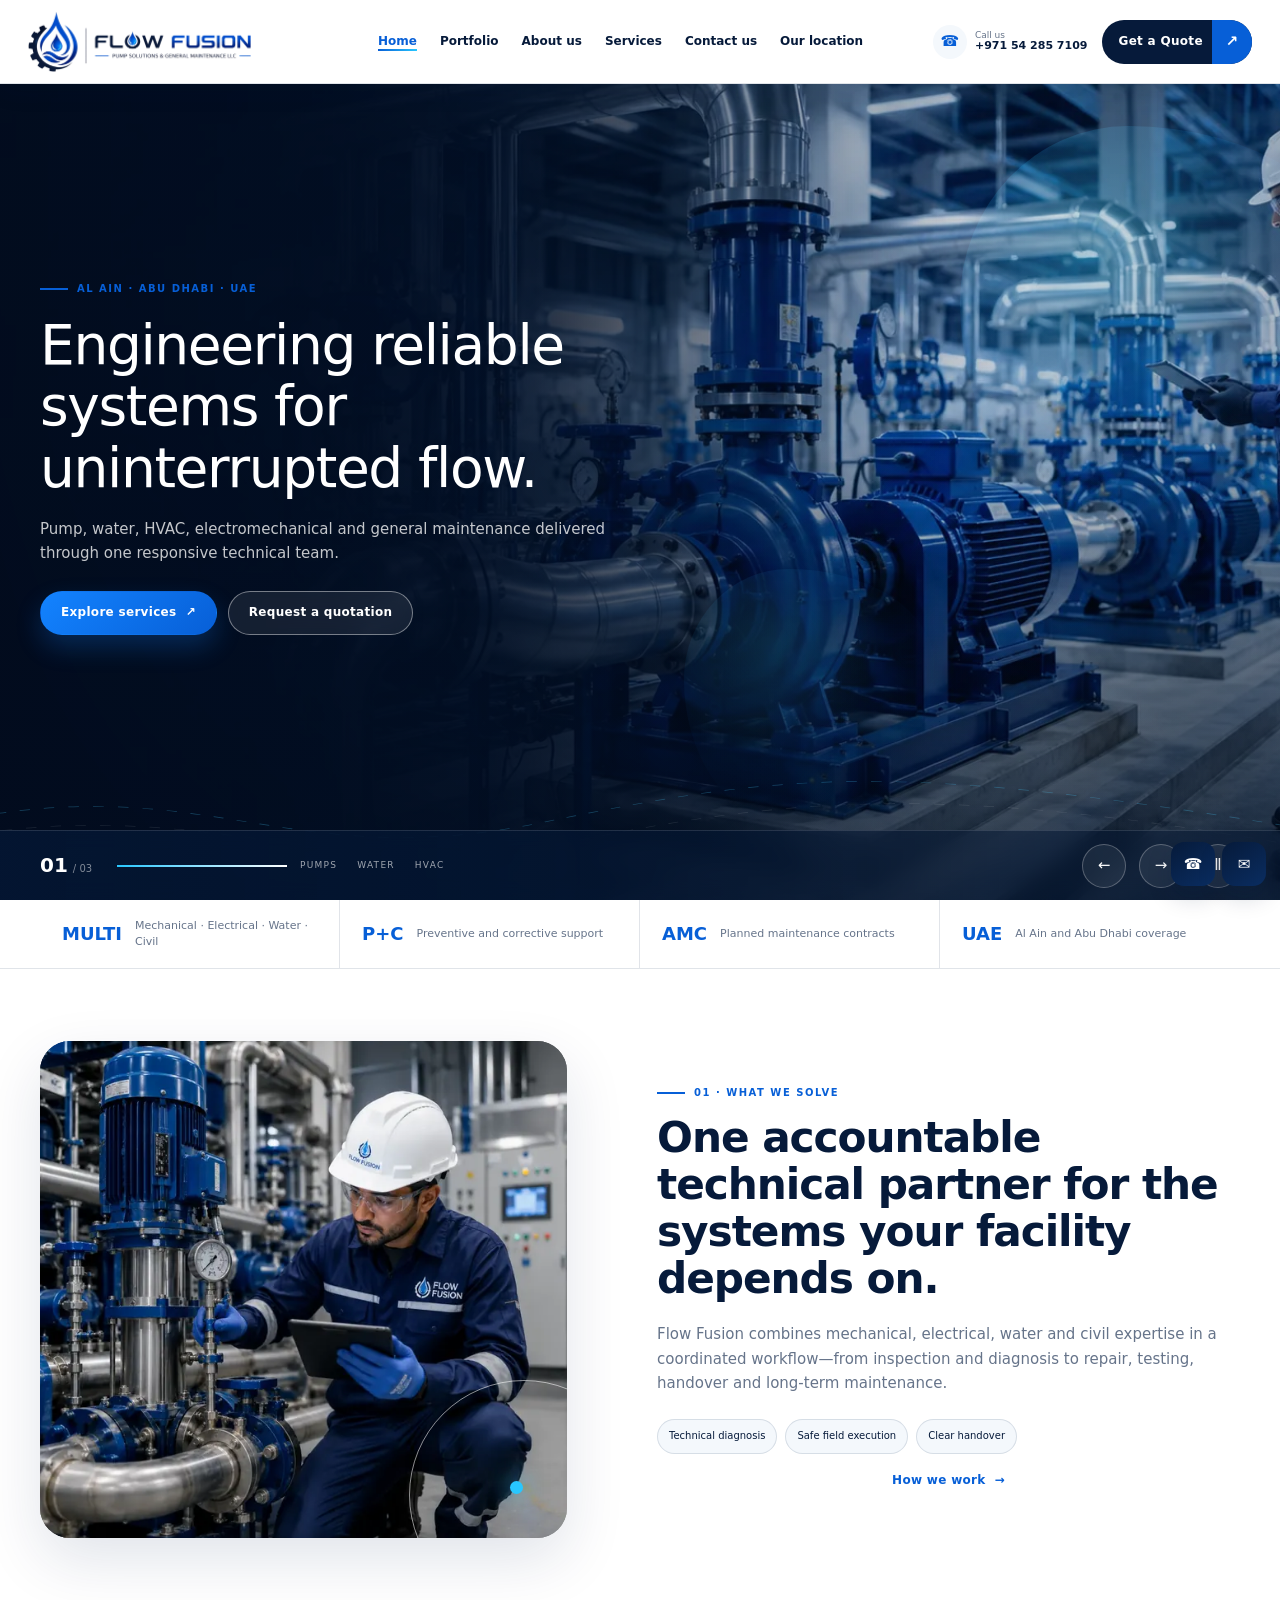
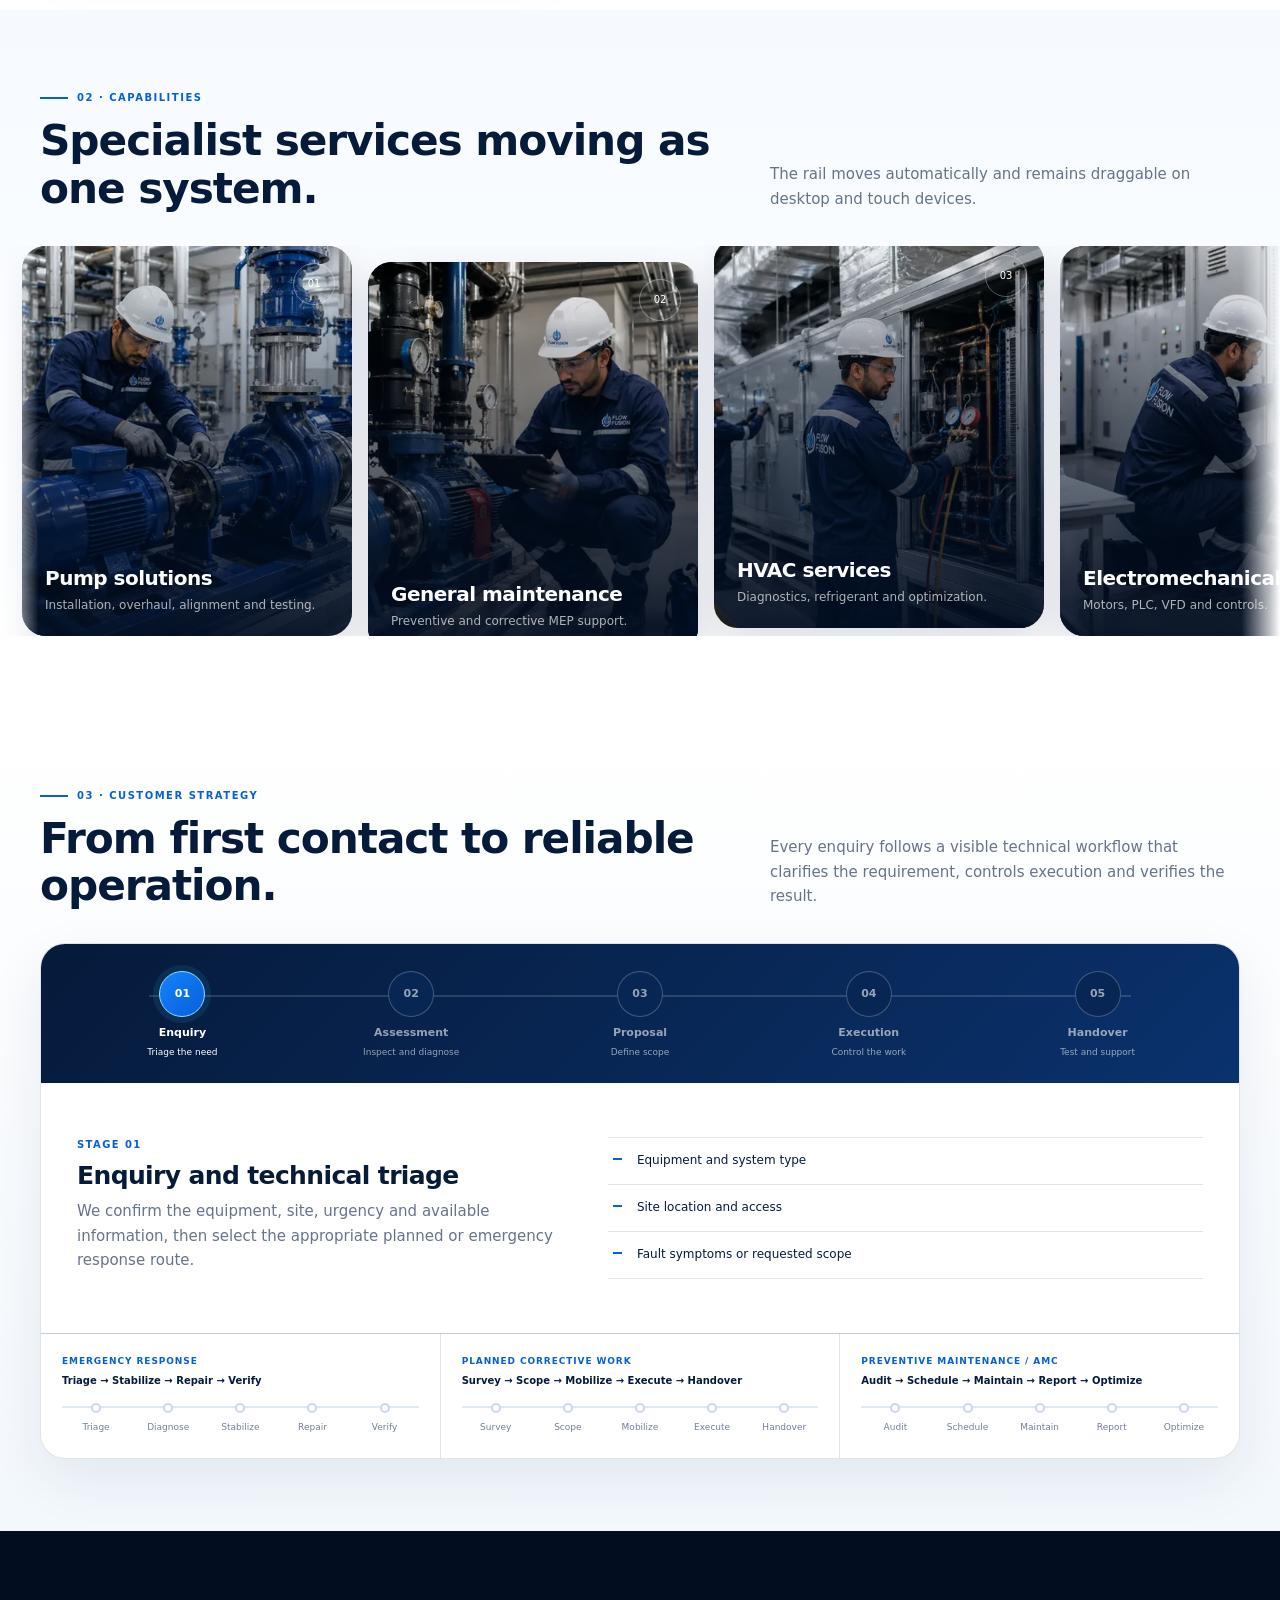
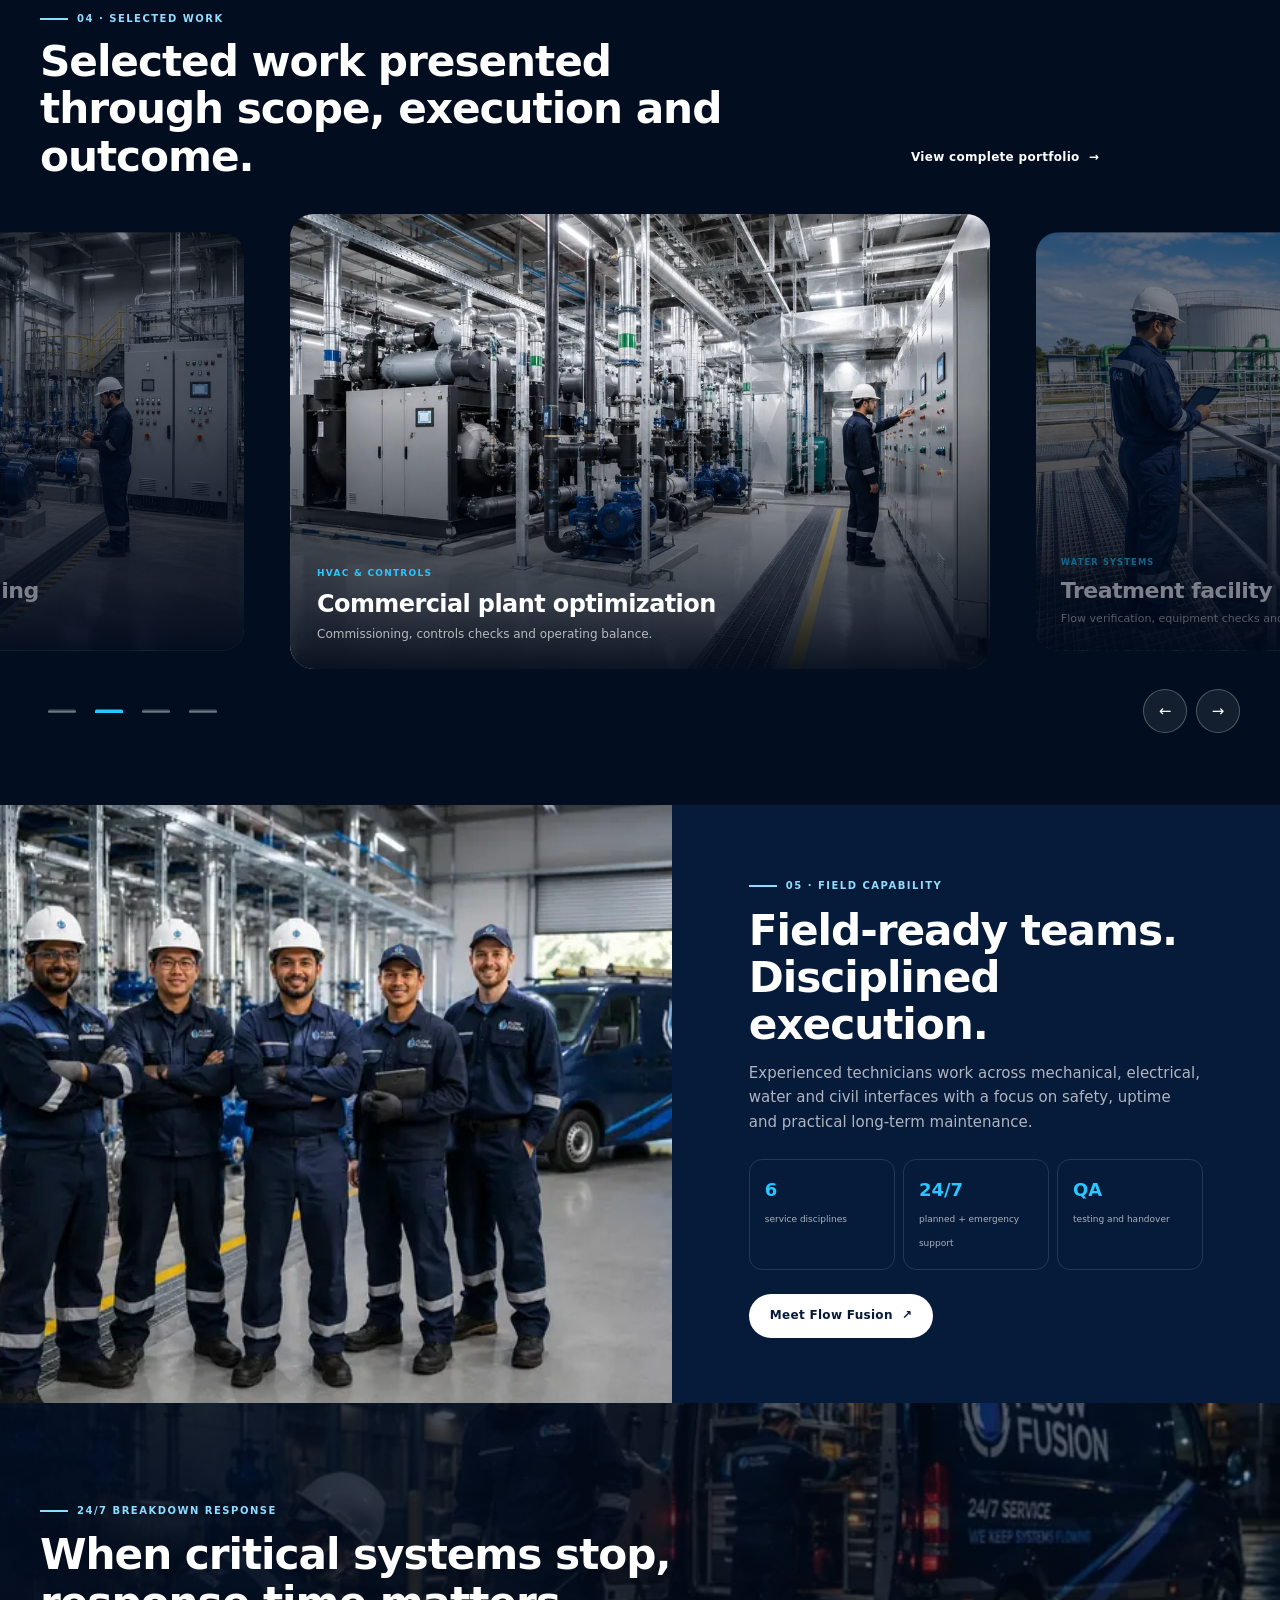
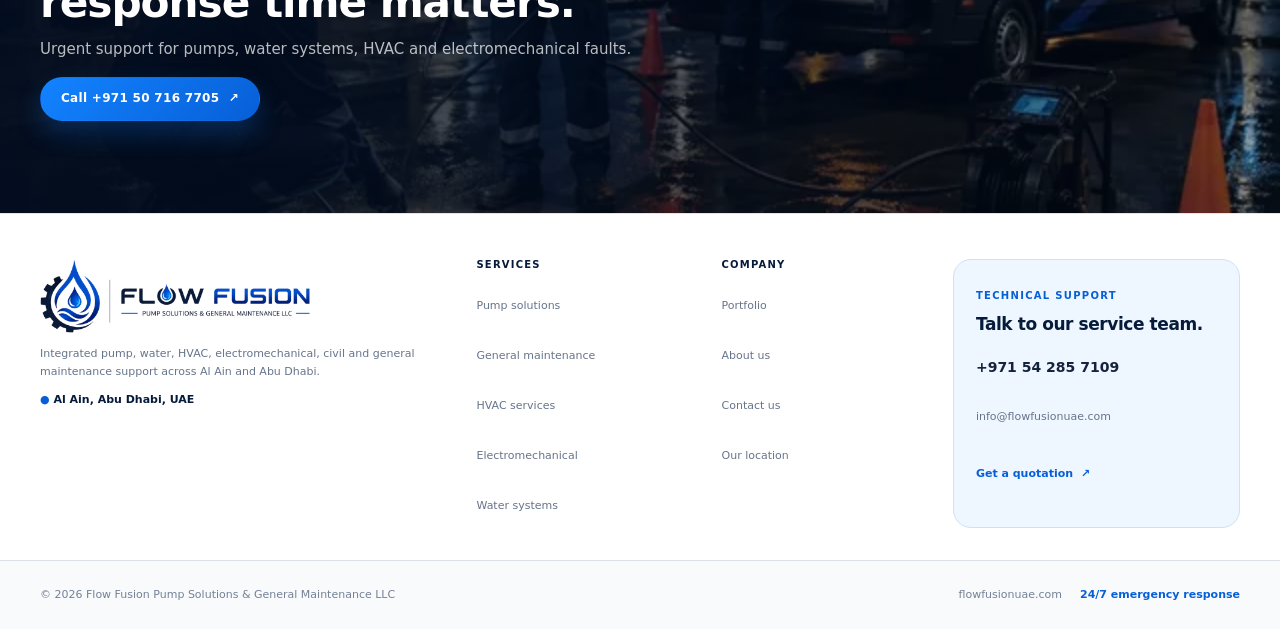
<file: index.html>
<!DOCTYPE html>

<html lang="en"><head><meta charset="utf-8"/><meta content="width=device-width,initial-scale=1" name="viewport"/><title>Flow Fusion UAE | Pump Solutions &amp; General Maintenance</title><meta content="Integrated pump, water, HVAC, electromechanical, civil and general maintenance services in Al Ain and Abu Dhabi." name="description"/><meta content="#ffffff" name="theme-color"/><link href="assets/images/favicon.png" rel="icon"/><link href="assets/css/style.css?v=10.1" rel="stylesheet"/><link as="image" href="assets/images/H-01-main-pump-room.webp" rel="preload" type="image/webp"/></head><body class="home-page"><a class="skip" href="#main">Skip to content</a><header class="site-header" data-header="">
<div class="header-bar">
<a aria-label="Flow Fusion home" class="brand" href="index.html">
<img alt="Flow Fusion Pump Solutions and General Maintenance LLC" height="246" src="assets/images/flow-fusion-logo.png" width="900"/>
</a>
<nav aria-label="Primary navigation" class="desktop-nav"><a class="nav-link is-active" href="index.html">Home</a><a class="nav-link" href="portfolio.html">Portfolio</a><a class="nav-link" href="about.html">About us</a><a class="nav-link" href="services.html">Services</a><a class="nav-link" href="contact.html">Contact us</a><a class="nav-link" href="location.html">Our location</a></nav>
<div class="header-actions">
<a aria-label="Call Flow Fusion" class="header-call" href="tel:+971542857109">
<span class="header-call-icon">☎</span>
<span class="header-call-copy"><small>Call us</small><strong>+971 54 285 7109</strong></span>
</a>
<a class="quote-button" href="contact.html"><span>Get a Quote</span><b>↗</b></a>
<button aria-expanded="false" aria-label="Open menu" class="menu-toggle" data-menu-toggle="" type="button"><i></i><i></i></button>
</div>
</div>
<div class="mobile-menu" data-mobile-menu="">
<nav><a class="nav-link is-active" href="index.html">Home</a><a class="nav-link" href="portfolio.html">Portfolio</a><a class="nav-link" href="about.html">About us</a><a class="nav-link" href="services.html">Services</a><a class="nav-link" href="contact.html">Contact us</a><a class="nav-link" href="location.html">Our location</a><a class="quote-button mobile-quote" href="contact.html"><span>Get a Quote</span><b>↗</b></a></nav>
</div>
</header><main id="main">
<section class="hero" data-hero="">
<div class="hero-slides">
<figure class="hero-slide is-active motion-zoom-in" data-hero-slide="" style="background-image:url('assets/images/H-01-main-pump-room-640.webp');background-size:cover;background-position:center;"><img alt="Industrial pump room" draggable="false" fetchpriority="high" height="941" sizes="100vw" src="assets/images/H-01-main-pump-room.webp" srcset="assets/images/H-01-main-pump-room-640.webp 640w, assets/images/H-01-main-pump-room-1024.webp 1024w, assets/images/H-01-main-pump-room.webp 1672w" width="1672"/><div class="hero-shade"></div></figure>
<figure class="hero-slide motion-pan-left" data-hero-slide="" style="background-image:url('assets/images/H-02-water-treatment-640.webp');background-size:cover;background-position:center;"><img alt="Water treatment and pumping facility" draggable="false" height="941" sizes="100vw" src="assets/images/H-02-water-treatment.webp" srcset="assets/images/H-02-water-treatment-640.webp 640w, assets/images/H-02-water-treatment-1024.webp 1024w, assets/images/H-02-water-treatment.webp 1672w" width="1672"/><div class="hero-shade"></div></figure>
<figure class="hero-slide motion-zoom-out" data-hero-slide="" style="background-image:url('assets/images/H-03-hvac-rooftop-640.webp');background-size:cover;background-position:center;"><img alt="Commercial HVAC maintenance" draggable="false" height="941" sizes="100vw" src="assets/images/H-03-hvac-rooftop.webp" srcset="assets/images/H-03-hvac-rooftop-640.webp 640w, assets/images/H-03-hvac-rooftop-1024.webp 1024w, assets/images/H-03-hvac-rooftop.webp 1672w" width="1672"/><div class="hero-shade"></div></figure>
</div>
<div aria-hidden="true" class="hero-fluid fluid-one"></div><div aria-hidden="true" class="hero-fluid fluid-two"></div>
<svg aria-hidden="true" class="hero-flow" preserveaspectratio="none" viewbox="0 0 1440 900"><path d="M-30 650 C240 520 330 820 610 665 S1010 480 1480 690"></path><path d="M-50 710 C240 575 380 870 650 720 S1100 560 1500 755"></path></svg>
<div class="shell hero-content">
<div class="hero-copy" data-hero-copy="">
<span class="kicker">AL AIN · ABU DHABI · UAE</span>
<h1>Engineering reliable systems for uninterrupted flow.</h1>
<p>Pump, water, HVAC, electromechanical and general maintenance delivered through one responsive technical team.</p>
<div class="hero-actions"><a class="button button-primary" href="services.html">Explore services <b>↗</b></a><a class="button button-glass" href="contact.html">Request a quotation</a></div>
</div>
</div>
<div class="hero-controlbar">
<div class="shell hero-controls"><div class="hero-count"><b data-hero-current="">01</b><span>/ 03</span></div><div class="hero-progress"><i data-hero-progress=""></i></div><div class="hero-labels"><span>Pumps</span><span>Water</span><span>HVAC</span></div><button aria-label="Previous slide" data-hero-prev="" type="button">←</button><button aria-label="Next slide" data-hero-next="" type="button">→</button><button aria-label="Pause hero autoplay" data-hero-toggle="" type="button">Ⅱ</button></div>
</div>
</section>
<section class="proof-strip"><div class="shell proof-grid"><div><b>MULTI</b><span>Mechanical · Electrical · Water · Civil</span></div><div><b>P+C</b><span>Preventive and corrective support</span></div><div><b>AMC</b><span>Planned maintenance contracts</span></div><div><b>UAE</b><span>Al Ain and Abu Dhabi coverage</span></div></div></section>
<section class="home-intro compact-section"><div class="shell home-intro-grid"><div class="intro-visual reveal" style="background-image:url('assets/images/H-04-pump-inspection-640.webp');background-size:cover;background-position:center;"><img alt="Technician inspecting a pump system" draggable="false" height="1240" sizes="(max-width: 760px) 100vw, 50vw" src="assets/images/H-04-pump-inspection.webp" srcset="assets/images/H-04-pump-inspection-640.webp 640w, assets/images/H-04-pump-inspection-1024.webp 1024w, assets/images/H-04-pump-inspection.webp 1268w" width="1268"/><span class="orbit-ring"></span><span class="orbit-dot"></span></div><div class="intro-copy reveal"><span class="section-label">01 · What we solve</span><h2>One accountable technical partner for the systems your facility depends on.</h2><p>Flow Fusion combines mechanical, electrical, water and civil expertise in a coordinated workflow—from inspection and diagnosis to repair, testing, handover and long-term maintenance.</p><div class="micro-points"><span>Technical diagnosis</span><span>Safe field execution</span><span>Clear handover</span></div><a class="text-link" href="about.html">How we work <b>→</b></a></div></div></section>
<section class="services-motion compact-section" data-auto-rail=""><div class="shell section-heading"><div><span class="section-label">02 · Capabilities</span><h2>Specialist services moving as one system.</h2></div><p>The rail moves automatically and remains draggable on desktop and touch devices.</p></div><div class="rail-mask"><span class="swipe-instruction">Swipe horizontally to browse services</span><div class="service-rail" data-loop-rail="">
<a class="motion-card shape-a" href="services.html#pumps" style="background-image:url('assets/images/H-05-pump-service-640.webp');background-size:cover;background-position:center;"><img alt="Pump solutions" draggable="false" height="1060" sizes="(max-width: 760px) 86vw, 330px" src="assets/images/H-05-pump-service.webp" srcset="assets/images/H-05-pump-service-640.webp 640w, assets/images/H-05-pump-service-1024.webp 1024w, assets/images/H-05-pump-service.webp 1484w" width="1484"/><span>01</span><div><h3>Pump solutions</h3><p>Installation, overhaul, alignment and testing.</p></div></a>
<a class="motion-card shape-b" href="services.html#maintenance" style="background-image:url('assets/images/H-06-general-maintenance-640.webp');background-size:cover;background-position:center;"><img alt="General maintenance" draggable="false" height="1060" sizes="(max-width: 760px) 86vw, 330px" src="assets/images/H-06-general-maintenance.webp" srcset="assets/images/H-06-general-maintenance-640.webp 640w, assets/images/H-06-general-maintenance-1024.webp 1024w, assets/images/H-06-general-maintenance.webp 1484w" width="1484"/><span>02</span><div><h3>General maintenance</h3><p>Preventive and corrective MEP support.</p></div></a>
<a class="motion-card shape-c" href="services.html#hvac" style="background-image:url('assets/images/H-07-hvac-service-640.webp');background-size:cover;background-position:center;"><img alt="HVAC services" draggable="false" height="1122" sizes="(max-width: 760px) 86vw, 330px" src="assets/images/H-07-hvac-service.webp" srcset="assets/images/H-07-hvac-service-640.webp 640w, assets/images/H-07-hvac-service-1024.webp 1024w, assets/images/H-07-hvac-service.webp 1402w" width="1402"/><span>03</span><div><h3>HVAC services</h3><p>Diagnostics, refrigerant and optimization.</p></div></a>
<a class="motion-card shape-a" href="services.html#electro" style="background-image:url('assets/images/H-08-electromechanical-640.webp');background-size:cover;background-position:center;"><img alt="Electromechanical services" draggable="false" height="1086" sizes="(max-width: 760px) 86vw, 330px" src="assets/images/H-08-electromechanical.webp" srcset="assets/images/H-08-electromechanical-640.webp 640w, assets/images/H-08-electromechanical-1024.webp 1024w, assets/images/H-08-electromechanical.webp 1448w" width="1448"/><span>04</span><div><h3>Electromechanical</h3><p>Motors, PLC, VFD and controls.</p></div></a>
<a class="motion-card shape-b" href="services.html#civil" style="background-image:url('assets/images/H-09-civil-waterproofing-640.webp');background-size:cover;background-position:center;"><img alt="Civil maintenance" draggable="false" height="1086" sizes="(max-width: 760px) 86vw, 330px" src="assets/images/H-09-civil-waterproofing.webp" srcset="assets/images/H-09-civil-waterproofing-640.webp 640w, assets/images/H-09-civil-waterproofing-1024.webp 1024w, assets/images/H-09-civil-waterproofing.webp 1448w" width="1448"/><span>05</span><div><h3>Civil maintenance</h3><p>Repair, waterproofing and restoration.</p></div></a>
<a class="motion-card shape-c" href="services.html#water" style="background-image:url('assets/images/H-10-water-systems-640.webp');background-size:cover;background-position:center;"><img alt="Water system solutions" draggable="false" height="1086" sizes="(max-width: 760px) 86vw, 330px" src="assets/images/H-10-water-systems.webp" srcset="assets/images/H-10-water-systems-640.webp 640w, assets/images/H-10-water-systems-1024.webp 1024w, assets/images/H-10-water-systems.webp 1448w" width="1448"/><span>06</span><div><h3>Water systems</h3><p>Treatment, RO, dosing and pipelines.</p></div></a>
</div></div></section>
<section class="strategy-section compact-section" data-customer-strategy="">
<div class="shell">
<div class="section-heading">
<div><span class="section-label">03 · Customer strategy</span><h2>From first contact to reliable operation.</h2></div>
<p>Every enquiry follows a visible technical workflow that clarifies the requirement, controls execution and verifies the result.</p>
</div>
<div class="strategy-board">
<div aria-label="Customer service workflow" class="strategy-pipeline" role="tablist">
<span aria-hidden="true" class="strategy-line"><i data-strategy-line=""></i></span>
<button aria-selected="true" class="strategy-stage is-active" data-strategy-stage="0" role="tab" type="button"><b>01</b><strong>Enquiry</strong><small>Triage the need</small></button>
<button aria-selected="false" class="strategy-stage" data-strategy-stage="1" role="tab" type="button"><b>02</b><strong>Assessment</strong><small>Inspect and diagnose</small></button>
<button aria-selected="false" class="strategy-stage" data-strategy-stage="2" role="tab" type="button"><b>03</b><strong>Proposal</strong><small>Define scope</small></button>
<button aria-selected="false" class="strategy-stage" data-strategy-stage="3" role="tab" type="button"><b>04</b><strong>Execution</strong><small>Control the work</small></button>
<button aria-selected="false" class="strategy-stage" data-strategy-stage="4" role="tab" type="button"><b>05</b><strong>Handover</strong><small>Test and support</small></button>
</div>
<div aria-live="polite" class="strategy-detail">
<article class="is-active" data-strategy-panel="0"><span>STAGE 01</span><h3>Enquiry and technical triage</h3><p>We confirm the equipment, site, urgency and available information, then select the appropriate planned or emergency response route.</p><ul><li>Equipment and system type</li><li>Site location and access</li><li>Fault symptoms or requested scope</li></ul></article>
<article data-strategy-panel="1"><span>STAGE 02</span><h3>Site assessment and diagnosis</h3><p>Technicians inspect the asset, record measurements, identify operational risks and distinguish the root cause from visible symptoms.</p><ul><li>Condition assessment</li><li>Measurements and diagnostics</li><li>Immediate and lifecycle requirements</li></ul></article>
<article data-strategy-panel="2"><span>STAGE 03</span><h3>Scope, method and proposal</h3><p>The technical solution is converted into a clear scope with resources, materials, method, safety controls and proposed schedule.</p><ul><li>Defined technical solution</li><li>Quotation and programme</li><li>Method and risk controls</li></ul></article>
<article data-strategy-panel="3"><span>STAGE 04</span><h3>Execution and quality control</h3><p>The field team completes the installation, repair or maintenance while controlling safety, workmanship and technical records.</p><ul><li>Qualified mobilization</li><li>Controlled field execution</li><li>Progress and quality records</li></ul></article>
<article data-strategy-panel="4"><span>STAGE 05</span><h3>Testing, handover and ongoing support</h3><p>We verify operation, communicate recommendations and structure preventive support where continued maintenance is required.</p><ul><li>Testing and commissioning</li><li>Clear handover documentation</li><li>Preventive maintenance or AMC</li></ul></article>
</div>
<div class="strategy-paths">
<article class="path-card"><header><span>Emergency response</span><b>Triage → Stabilize → Repair → Verify</b></header><div class="path-track"><i></i><span>Triage</span><span>Diagnose</span><span>Stabilize</span><span>Repair</span><span>Verify</span></div></article>
<article class="path-card"><header><span>Planned corrective work</span><b>Survey → Scope → Mobilize → Execute → Handover</b></header><div class="path-track"><i></i><span>Survey</span><span>Scope</span><span>Mobilize</span><span>Execute</span><span>Handover</span></div></article>
<article class="path-card"><header><span>Preventive maintenance / AMC</span><b>Audit → Schedule → Maintain → Report → Optimize</b></header><div class="path-track"><i></i><span>Audit</span><span>Schedule</span><span>Maintain</span><span>Report</span><span>Optimize</span></div></article>
</div>
</div>
</div>
</section><section class="project-focus compact-section" data-focus-carousel=""><div class="shell section-heading light"><div><span class="section-label light">04 · Selected work</span><h2>Selected work presented through scope, execution and outcome.</h2></div><a class="text-link light" href="portfolio.html">View complete portfolio <b>→</b></a></div><div class="focus-viewport"><div class="focus-track" data-focus-track="">
<article class="focus-card" style="background-image:url('assets/images/H-11-pump-station-640.webp');background-size:cover;background-position:center;"><img alt="Pump station project" draggable="false" fetchpriority="low" height="1024" sizes="(max-width: 760px) 100vw, 700px" src="assets/images/H-11-pump-station.webp" srcset="assets/images/H-11-pump-station-640.webp 640w, assets/images/H-11-pump-station-1024.webp 1024w, assets/images/H-11-pump-station.webp 1536w" width="1536"/><div><span>PUMP SYSTEMS</span><h3>Multi-pump station commissioning</h3><p>Mechanical works, control integration and performance verification.</p></div></article>
<article class="focus-card" style="background-image:url('assets/images/H-12-hvac-project-640.webp');background-size:cover;background-position:center;"><img alt="HVAC plant project" draggable="false" height="1024" sizes="(max-width: 760px) 100vw, 700px" src="assets/images/H-12-hvac-project.webp" srcset="assets/images/H-12-hvac-project-640.webp 640w, assets/images/H-12-hvac-project-1024.webp 1024w, assets/images/H-12-hvac-project.webp 1536w" width="1536"/><div><span>HVAC &amp; CONTROLS</span><h3>Commercial plant optimization</h3><p>Commissioning, controls checks and operating balance.</p></div></article>
<article class="focus-card" style="background-image:url('assets/images/H-13-water-project-640.webp');background-size:cover;background-position:center;"><img alt="Water treatment project" draggable="false" height="1024" sizes="(max-width: 760px) 100vw, 700px" src="assets/images/H-13-water-project.webp" srcset="assets/images/H-13-water-project-640.webp 640w, assets/images/H-13-water-project-1024.webp 1024w, assets/images/H-13-water-project.webp 1536w" width="1536"/><div><span>WATER SYSTEMS</span><h3>Treatment facility support</h3><p>Flow verification, equipment checks and preventive servicing.</p></div></article>
<article class="focus-card" style="background-image:url('assets/images/H-09-civil-waterproofing-640.webp');background-size:cover;background-position:center;"><img alt="Civil waterproofing project" draggable="false" height="1086" sizes="(max-width: 760px) 100vw, 700px" src="assets/images/H-09-civil-waterproofing.webp" srcset="assets/images/H-09-civil-waterproofing-640.webp 640w, assets/images/H-09-civil-waterproofing-1024.webp 1024w, assets/images/H-09-civil-waterproofing.webp 1448w" width="1448"/><div><span>CIVIL MAINTENANCE</span><h3>Concrete repair and waterproofing</h3><p>Surface preparation, restoration and protective membrane work.</p></div></article>
</div></div><div class="shell focus-controls"><div class="focus-dots" data-focus-dots=""></div><button data-focus-prev="" type="button">←</button><button data-focus-next="" type="button">→</button></div></section>
<section class="team-band"><div class="team-media" style="background-image:url('assets/images/H-14-team-640.webp');background-size:cover;background-position:center;"><img alt="Flow Fusion field team" draggable="false" height="1024" sizes="(max-width: 760px) 100vw, 50vw" src="assets/images/H-14-team.webp" srcset="assets/images/H-14-team-640.webp 640w, assets/images/H-14-team-1024.webp 1024w, assets/images/H-14-team.webp 1536w" width="1536"/></div><div class="team-content reveal"><span class="section-label light">05 · Field capability</span><h2>Field-ready teams. Disciplined execution.</h2><p>Experienced technicians work across mechanical, electrical, water and civil interfaces with a focus on safety, uptime and practical long-term maintenance.</p><div class="team-stats"><div><b>6</b><span>service disciplines</span></div><div><b>24/7</b><span>planned + emergency support</span></div><div><b>QA</b><span>testing and handover</span></div></div><a class="button button-white" href="about.html">Meet Flow Fusion <b>↗</b></a></div></section>
<section class="emergency-band" style="background-image:url('assets/images/H-15-emergency-640.webp');background-size:cover;background-position:center;"><img alt="Emergency maintenance response" draggable="false" height="1024" sizes="(max-width: 760px) 100vw, 50vw" src="assets/images/H-15-emergency.webp" srcset="assets/images/H-15-emergency-640.webp 640w, assets/images/H-15-emergency-1024.webp 1024w, assets/images/H-15-emergency.webp 1536w" width="1536"/><div class="emergency-shade"></div><div class="shell emergency-content reveal"><span class="section-label light">24/7 breakdown response</span><h2>When critical systems stop, response time matters.</h2><p>Urgent support for pumps, water systems, HVAC and electromechanical faults.</p><a class="button button-primary" href="tel:+971542857109">Call +971 50 716 7705 <b>↗</b></a></div></section>
</main><footer class="site-footer">
<div class="shell footer-main">
<div class="footer-brand-block">
<img alt="Flow Fusion" height="246" src="assets/images/flow-fusion-logo.png" width="900"/>
<p>Integrated pump, water, HVAC, electromechanical, civil and general maintenance support across Al Ain and Abu Dhabi.</p>
<div class="footer-location"><span aria-hidden="true">●</span> Al Ain, Abu Dhabi, UAE</div>
</div>
<nav aria-label="Footer services" class="footer-links">
<h3>Services</h3>
<a href="services.html#pumps">Pump solutions</a>
<a href="services.html#maintenance">General maintenance</a>
<a href="services.html#hvac">HVAC services</a>
<a href="services.html#electro">Electromechanical</a>
<a href="services.html#water">Water systems</a>
</nav>
<nav aria-label="Footer company navigation" class="footer-links">
<h3>Company</h3>
<a href="portfolio.html">Portfolio</a>
<a href="about.html">About us</a>
<a href="contact.html">Contact us</a>
<a href="location.html">Our location</a>
</nav>
<div class="footer-support">
<span class="footer-kicker">TECHNICAL SUPPORT</span>
<h3>Talk to our service team.</h3>
<a class="footer-phone" href="tel:+971542857109">+971 54 285 7109</a>
<a class="footer-email" href="mailto:info@flowfusionuae.com">info@flowfusionuae.com</a>
<a class="footer-quote" href="contact.html">Get a quotation <b>↗</b></a>
</div>
</div>
<div class="footer-bottom-wrap">
<div class="shell footer-bottom">
<p class="footer-copyright">© <span data-year=""></span> Flow Fusion Pump Solutions &amp; General Maintenance LLC</p>
<div class="footer-meta">
<a href="https://flowfusionuae.com">flowfusionuae.com</a>
<span>24/7 emergency response</span>
</div>
</div>
</div>
</footer>
<div class="quick-contact"><a aria-label="Call Flow Fusion" href="tel:+9715428571095">☎</a><a aria-label="Email Flow Fusion" href="mailto:info@flowfusionuae.com">✉</a></div>
<script src="assets/js/app.js?v=10.1"></script></body></html>
</file>
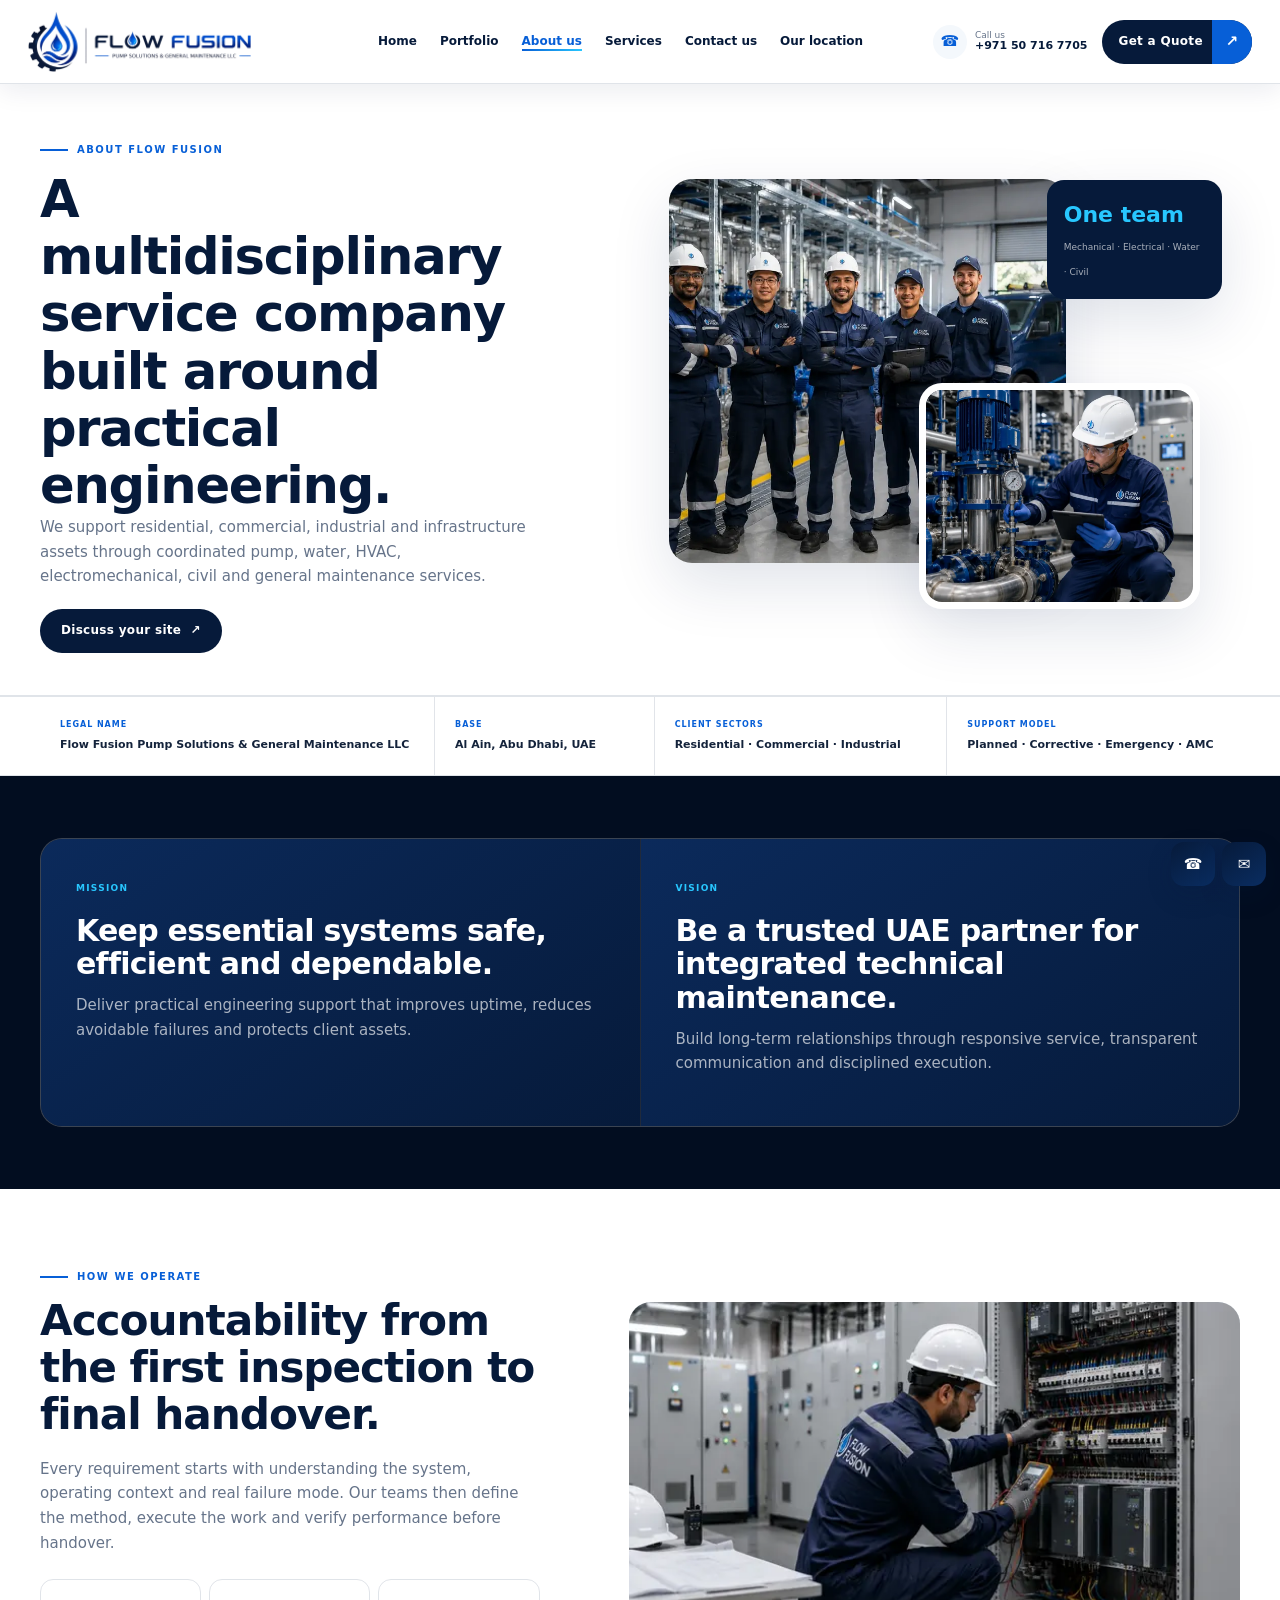
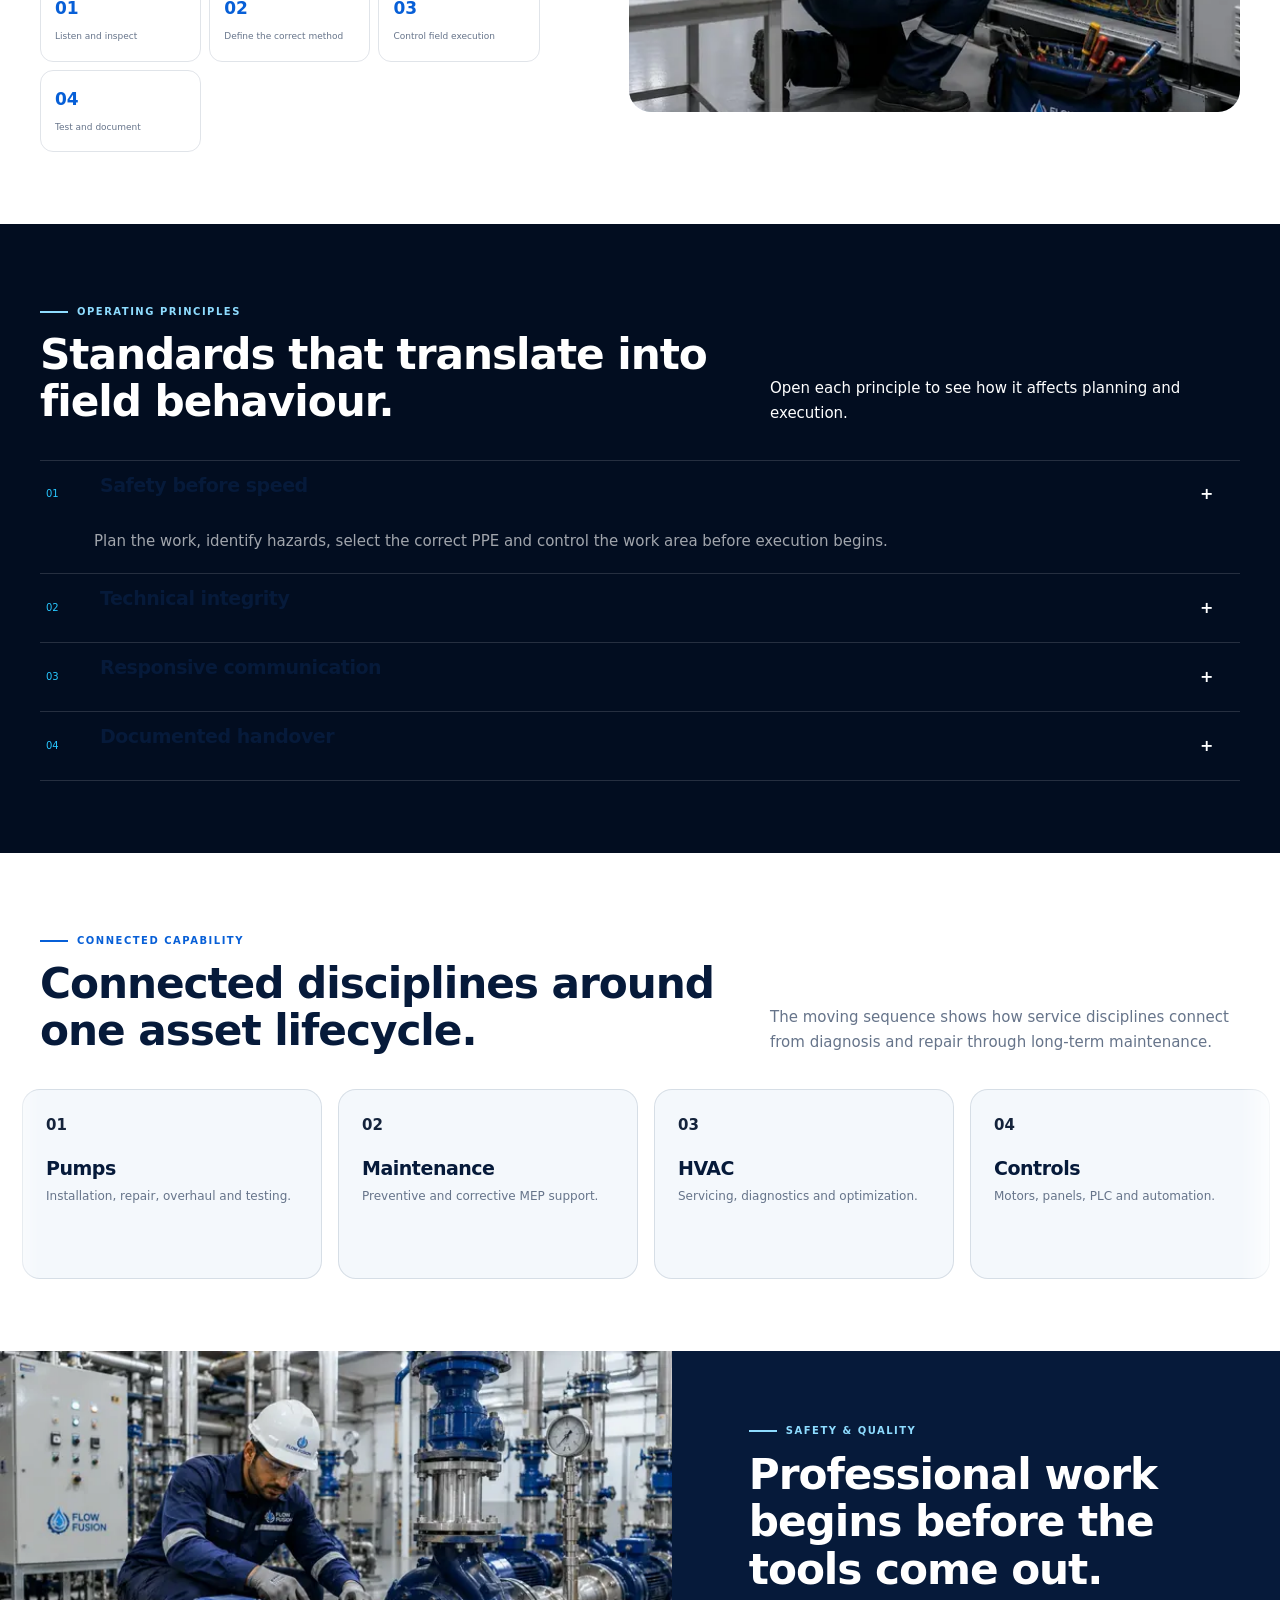
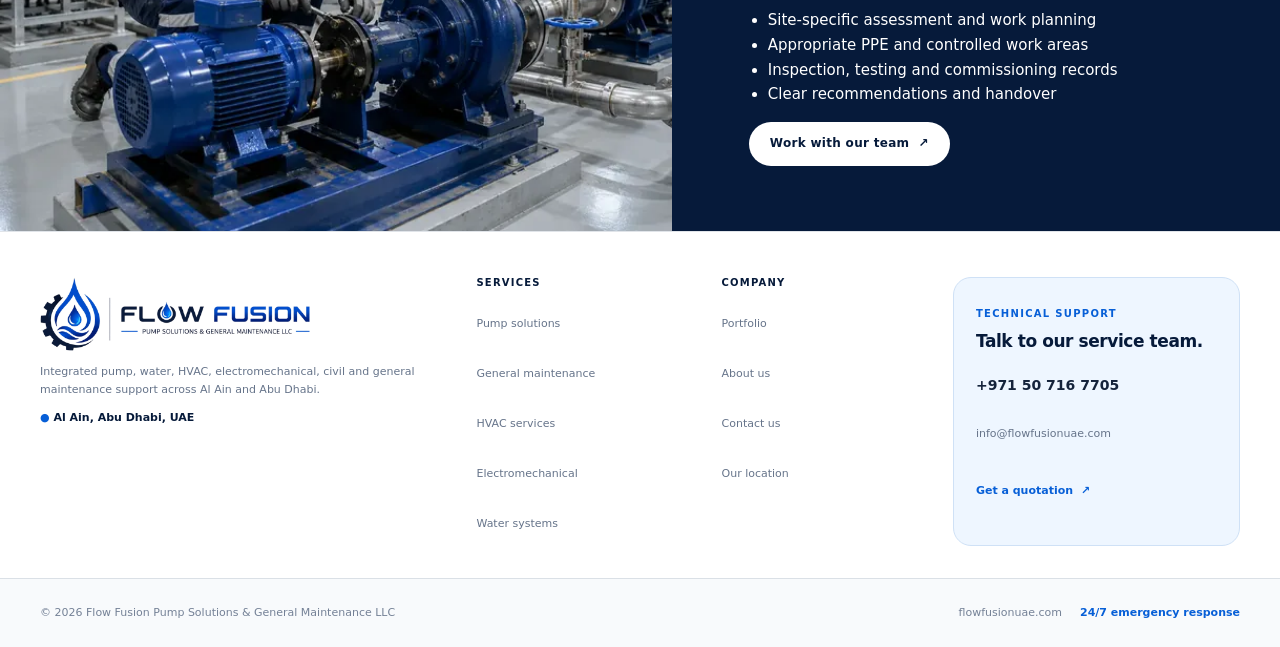
<file: about.html>
<!DOCTYPE html>

<html lang="en"><head><meta charset="utf-8"/><meta content="width=device-width,initial-scale=1" name="viewport"/><title>About Us | Flow Fusion UAE</title><meta content="About Flow Fusion Pump Solutions and General Maintenance LLC in Al Ain, Abu Dhabi." name="description"/><meta content="#ffffff" name="theme-color"/><link href="assets/images/favicon.png" rel="icon"/><link href="assets/css/style.css?v=10.1" rel="stylesheet"/></head><body class="about-page internal-page"><a class="skip" href="#main">Skip to content</a><header class="site-header" data-header="">
<div class="header-bar">
<a aria-label="Flow Fusion home" class="brand" href="index.html">
<img alt="Flow Fusion Pump Solutions and General Maintenance LLC" height="246" src="assets/images/flow-fusion-logo.png" width="900"/>
</a>
<nav aria-label="Primary navigation" class="desktop-nav"><a class="nav-link" href="index.html">Home</a><a class="nav-link" href="portfolio.html">Portfolio</a><a class="nav-link is-active" href="about.html">About us</a><a class="nav-link" href="services.html">Services</a><a class="nav-link" href="contact.html">Contact us</a><a class="nav-link" href="location.html">Our location</a></nav>
<div class="header-actions">
<a aria-label="Call Flow Fusion" class="header-call" href="tel:+971507167705">
<span class="header-call-icon">☎</span>
<span class="header-call-copy"><small>Call us</small><strong>+971 50 716 7705</strong></span>
</a>
<a class="quote-button" href="contact.html"><span>Get a Quote</span><b>↗</b></a>
<button aria-expanded="false" aria-label="Open menu" class="menu-toggle" data-menu-toggle="" type="button"><i></i><i></i></button>
</div>
</div>
<div class="mobile-menu" data-mobile-menu="">
<nav><a class="nav-link" href="index.html">Home</a><a class="nav-link" href="portfolio.html">Portfolio</a><a class="nav-link is-active" href="about.html">About us</a><a class="nav-link" href="services.html">Services</a><a class="nav-link" href="contact.html">Contact us</a><a class="nav-link" href="location.html">Our location</a><a class="quote-button mobile-quote" href="contact.html"><span>Get a Quote</span><b>↗</b></a></nav>
</div>
</header><main id="main">
<section class="page-intro about-intro"><div class="shell editorial-grid"><div class="editorial-copy"><span class="section-label">About Flow Fusion</span><h1>A multidisciplinary service company built around practical engineering.</h1><p>We support residential, commercial, industrial and infrastructure assets through coordinated pump, water, HVAC, electromechanical, civil and general maintenance services.</p><a class="button button-dark" href="contact.html">Discuss your site <b>↗</b></a></div><div class="about-collage"><figure class="collage-main"><img alt="Flow Fusion technical team" draggable="false" fetchpriority="high" height="1024" sizes="(max-width: 760px) 100vw, 55vw" src="assets/images/H-14-team.webp" srcset="assets/images/H-14-team-640.webp 640w, assets/images/H-14-team-1024.webp 1024w, assets/images/H-14-team.webp 1536w" width="1536"/></figure><figure class="collage-small"><img alt="Technical inspection" draggable="false" height="1240" sizes="(max-width: 760px) 100vw, 55vw" src="assets/images/H-04-pump-inspection.webp" srcset="assets/images/H-04-pump-inspection-640.webp 640w, assets/images/H-04-pump-inspection-1024.webp 1024w, assets/images/H-04-pump-inspection.webp 1268w" width="1268"/></figure><div class="collage-fact"><b>One team</b><span>Mechanical · Electrical · Water · Civil</span></div></div></div></section><section class="company-facts"><div class="shell company-fact-grid"><div><span>LEGAL NAME</span><b>Flow Fusion Pump Solutions &amp; General Maintenance LLC</b></div><div><span>BASE</span><b>Al Ain, Abu Dhabi, UAE</b></div><div><span>CLIENT SECTORS</span><b>Residential · Commercial · Industrial</b></div><div><span>SUPPORT MODEL</span><b>Planned · Corrective · Emergency · AMC</b></div></div></section>
<section class="purpose-band"><div class="shell purpose-grid"><article class="reveal"><span>MISSION</span><h2>Keep essential systems safe, efficient and dependable.</h2><p>Deliver practical engineering support that improves uptime, reduces avoidable failures and protects client assets.</p></article><article class="reveal"><span>VISION</span><h2>Be a trusted UAE partner for integrated technical maintenance.</h2><p>Build long-term relationships through responsive service, transparent communication and disciplined execution.</p></article></div></section>
<section class="about-story compact-section"><div class="shell story-grid"><div class="story-copy reveal"><span class="section-label">How we operate</span><h2>Accountability from the first inspection to final handover.</h2><p>Every requirement starts with understanding the system, operating context and real failure mode. Our teams then define the method, execute the work and verify performance before handover.</p><div class="story-steps"><div><b>01</b><span>Listen and inspect</span></div><div><b>02</b><span>Define the correct method</span></div><div><b>03</b><span>Control field execution</span></div><div><b>04</b><span>Test and document</span></div></div></div><div class="story-stack"><figure><img alt="Electrical testing" draggable="false" height="1086" sizes="(max-width: 760px) 100vw, 50vw" src="assets/images/H-08-electromechanical.webp" srcset="assets/images/H-08-electromechanical-640.webp 640w, assets/images/H-08-electromechanical-1024.webp 1024w, assets/images/H-08-electromechanical.webp 1448w" width="1448"/></figure><figure><img alt="Civil maintenance" draggable="false" height="1086" sizes="(max-width: 760px) 100vw, 50vw" src="assets/images/H-09-civil-waterproofing.webp" srcset="assets/images/H-09-civil-waterproofing-640.webp 640w, assets/images/H-09-civil-waterproofing-1024.webp 1024w, assets/images/H-09-civil-waterproofing.webp 1448w" width="1448"/></figure><figure><img alt="Water systems" draggable="false" height="1086" sizes="(max-width: 760px) 100vw, 50vw" src="assets/images/H-10-water-systems.webp" srcset="assets/images/H-10-water-systems-640.webp 640w, assets/images/H-10-water-systems-1024.webp 1024w, assets/images/H-10-water-systems.webp 1448w" width="1448"/></figure></div></div></section>
<section class="principles compact-section"><div class="shell"><div class="section-heading light"><div><span class="section-label light">Operating principles</span><h2>Standards that translate into field behaviour.</h2></div><p>Open each principle to see how it affects planning and execution.</p></div><div class="principle-list" data-accordion="">
<article class="principle is-open"><button type="button"><span>01</span><h3>Safety before speed</h3><b>+</b></button><div><p>Plan the work, identify hazards, select the correct PPE and control the work area before execution begins.</p></div></article>
<article class="principle"><button type="button"><span>02</span><h3>Technical integrity</h3><b>+</b></button><div><p>Use the correct diagnosis, method, material, instrument and test for the actual system condition.</p></div></article>
<article class="principle"><button type="button"><span>03</span><h3>Responsive communication</h3><b>+</b></button><div><p>Provide clear updates, realistic next steps and immediate escalation when a critical system is at risk.</p></div></article>
<article class="principle"><button type="button"><span>04</span><h3>Documented handover</h3><b>+</b></button><div><p>Verify performance, capture findings and provide practical maintenance recommendations at completion.</p></div></article>
</div></div></section>
<section class="capability-timeline compact-section"><div class="shell section-heading"><div><span class="section-label">Connected capability</span><h2>Connected disciplines around one asset lifecycle.</h2></div><p>The moving sequence shows how service disciplines connect from diagnosis and repair through long-term maintenance.</p></div><div class="timeline-mask"><span class="swipe-instruction">Swipe horizontally to browse the timeline</span><div class="timeline-track" data-timeline-rail=""><article><b>01</b><h3>Pumps</h3><p>Installation, repair, overhaul and testing.</p></article><article><b>02</b><h3>Maintenance</h3><p>Preventive and corrective MEP support.</p></article><article><b>03</b><h3>HVAC</h3><p>Servicing, diagnostics and optimization.</p></article><article><b>04</b><h3>Controls</h3><p>Motors, panels, PLC and automation.</p></article><article><b>05</b><h3>Civil</h3><p>Repair, restoration and waterproofing.</p></article><article><b>06</b><h3>Water</h3><p>Treatment, pumping and distribution.</p></article></div></div></section>
<section class="safety-band"><div class="safety-media" style="background-image:url('assets/images/H-05-pump-service-640.webp');background-size:cover;background-position:center;"><img alt="Technician performing controlled maintenance" draggable="false" height="1060" sizes="(max-width: 760px) 100vw, 50vw" src="assets/images/H-05-pump-service.webp" srcset="assets/images/H-05-pump-service-640.webp 640w, assets/images/H-05-pump-service-1024.webp 1024w, assets/images/H-05-pump-service.webp 1484w" width="1484"/></div><div class="safety-copy reveal"><span class="section-label light">Safety &amp; quality</span><h2>Professional work begins before the tools come out.</h2><ul><li>Site-specific assessment and work planning</li><li>Appropriate PPE and controlled work areas</li><li>Inspection, testing and commissioning records</li><li>Clear recommendations and handover</li></ul><a class="button button-white" href="contact.html">Work with our team <b>↗</b></a></div></section>
</main><footer class="site-footer">
<div class="shell footer-main">
<div class="footer-brand-block">
<img alt="Flow Fusion" height="246" src="assets/images/flow-fusion-logo.png" width="900"/>
<p>Integrated pump, water, HVAC, electromechanical, civil and general maintenance support across Al Ain and Abu Dhabi.</p>
<div class="footer-location"><span aria-hidden="true">●</span> Al Ain, Abu Dhabi, UAE</div>
</div>
<nav aria-label="Footer services" class="footer-links">
<h3>Services</h3>
<a href="services.html#pumps">Pump solutions</a>
<a href="services.html#maintenance">General maintenance</a>
<a href="services.html#hvac">HVAC services</a>
<a href="services.html#electro">Electromechanical</a>
<a href="services.html#water">Water systems</a>
</nav>
<nav aria-label="Footer company navigation" class="footer-links">
<h3>Company</h3>
<a href="portfolio.html">Portfolio</a>
<a href="about.html">About us</a>
<a href="contact.html">Contact us</a>
<a href="location.html">Our location</a>
</nav>
<div class="footer-support">
<span class="footer-kicker">TECHNICAL SUPPORT</span>
<h3>Talk to our service team.</h3>
<a class="footer-phone" href="tel:+971507167705">+971 50 716 7705</a>
<a class="footer-email" href="mailto:info@flowfusionuae.com">info@flowfusionuae.com</a>
<a class="footer-quote" href="contact.html">Get a quotation <b>↗</b></a>
</div>
</div>
<div class="footer-bottom-wrap">
<div class="shell footer-bottom">
<p class="footer-copyright">© <span data-year=""></span> Flow Fusion Pump Solutions &amp; General Maintenance LLC</p>
<div class="footer-meta">
<a href="https://flowfusionuae.com">flowfusionuae.com</a>
<span>24/7 emergency response</span>
</div>
</div>
</div>
</footer>
<div class="quick-contact"><a aria-label="Call Flow Fusion" href="tel:+971507167705">☎</a><a aria-label="Email Flow Fusion" href="mailto:info@flowfusionuae.com">✉</a></div>
<script src="assets/js/app.js?v=10.1"></script></body></html>
</file>
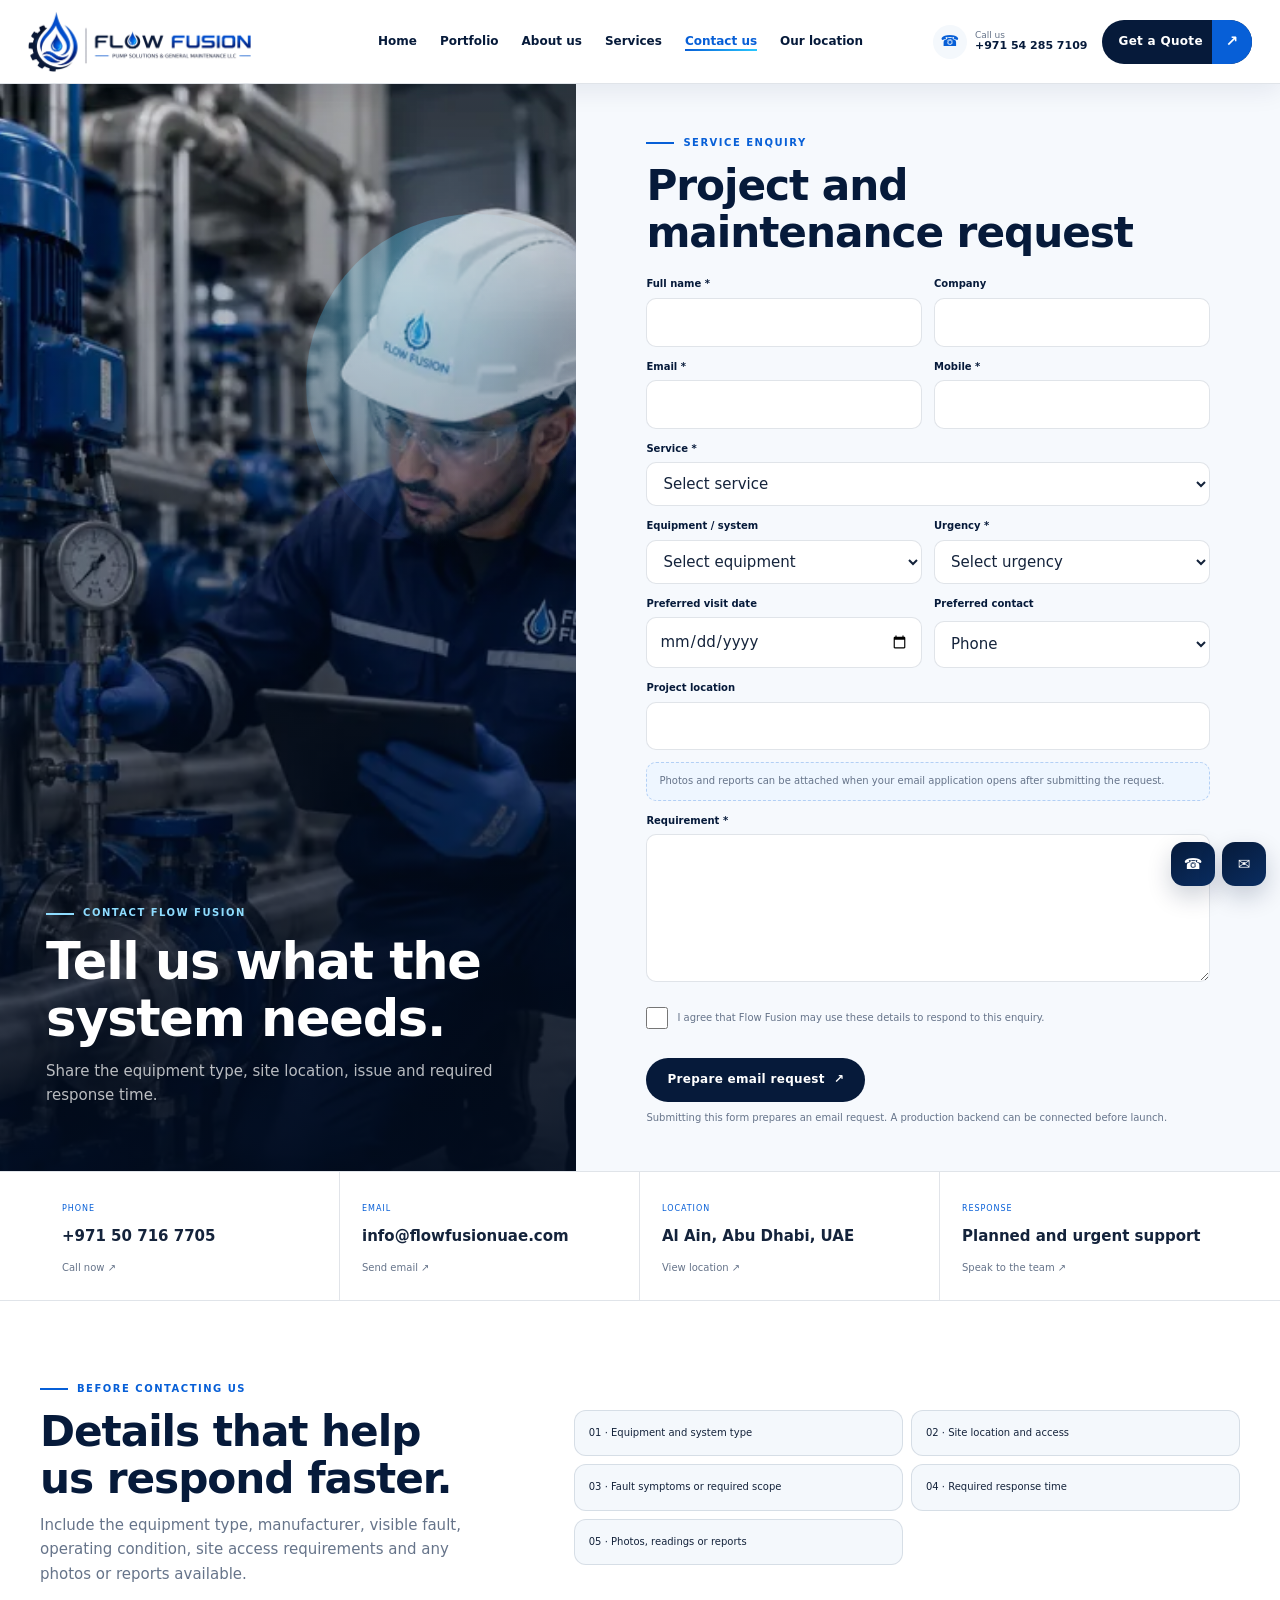
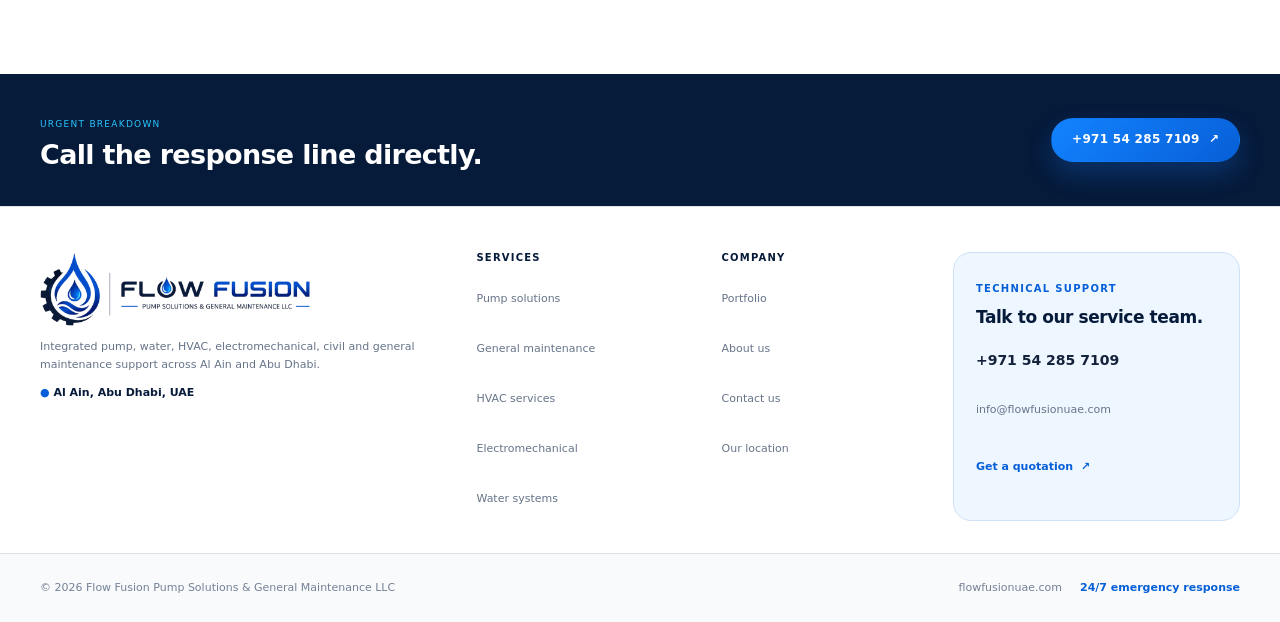
<file: contact.html>
<!DOCTYPE html>

<html lang="en"><head><meta charset="utf-8"/><meta content="width=device-width,initial-scale=1" name="viewport"/><title>Contact Us | Flow Fusion UAE</title><meta content="Contact Flow Fusion UAE for planned maintenance, quotations and emergency technical support." name="description"/><meta content="#ffffff" name="theme-color"/><link href="assets/images/favicon.png" rel="icon"/><link href="assets/css/style.css?v=10.1" rel="stylesheet"/></head><body class="contact-page internal-page"><a class="skip" href="#main">Skip to content</a><header class="site-header" data-header="">
<div class="header-bar">
<a aria-label="Flow Fusion home" class="brand" href="index.html">
<img alt="Flow Fusion Pump Solutions and General Maintenance LLC" height="246" src="assets/images/flow-fusion-logo.png" width="900"/>
</a>
<nav aria-label="Primary navigation" class="desktop-nav"><a class="nav-link" href="index.html">Home</a><a class="nav-link" href="portfolio.html">Portfolio</a><a class="nav-link" href="about.html">About us</a><a class="nav-link" href="services.html">Services</a><a class="nav-link is-active" href="contact.html">Contact us</a><a class="nav-link" href="location.html">Our location</a></nav>
<div class="header-actions">
<a aria-label="Call Flow Fusion" class="header-call" href="tel:+971542857109">
<span class="header-call-icon">☎</span>
<span class="header-call-copy"><small>Call us</small><strong>+971 54 285 7109</strong></span>
</a>
<a class="quote-button" href="contact.html"><span>Get a Quote</span><b>↗</b></a>
<button aria-expanded="false" aria-label="Open menu" class="menu-toggle" data-menu-toggle="" type="button"><i></i><i></i></button>
</div>
</div>
<div class="mobile-menu" data-mobile-menu="">
<nav><a class="nav-link" href="index.html">Home</a><a class="nav-link" href="portfolio.html">Portfolio</a><a class="nav-link" href="about.html">About us</a><a class="nav-link" href="services.html">Services</a><a class="nav-link is-active" href="contact.html">Contact us</a><a class="nav-link" href="location.html">Our location</a><a class="quote-button mobile-quote" href="contact.html"><span>Get a Quote</span><b>↗</b></a></nav>
</div>
</header><main id="main">
<section class="contact-opening"><div class="contact-visual" style="background-image:url('assets/images/H-04-pump-inspection-640.webp');background-size:cover;background-position:center;"><img alt="Flow Fusion technician" draggable="false" fetchpriority="high" height="1240" sizes="(max-width: 760px) 100vw, 50vw" src="assets/images/H-04-pump-inspection.webp" srcset="assets/images/H-04-pump-inspection-640.webp 640w, assets/images/H-04-pump-inspection-1024.webp 1024w, assets/images/H-04-pump-inspection.webp 1268w" width="1268"/><div class="contact-morph"></div><div class="contact-title"><span class="section-label light">Contact Flow Fusion</span><h1>Tell us what the system needs.</h1><p>Share the equipment type, site location, issue and required response time.</p></div></div><div class="contact-form-wrap"><form class="contact-form" data-contact-form=""><span class="section-label">Service enquiry</span><h2>Project and maintenance request</h2><div class="form-grid"><label><span>Full name *</span><input autocomplete="name" name="name" required=""/></label><label><span>Company</span><input autocomplete="organization" name="company"/></label><label><span>Email *</span><input autocomplete="email" name="email" required="" type="email"/></label><label><span>Mobile *</span><input autocomplete="tel" name="phone" required="" type="tel"/></label><label class="full"><span>Service *</span><select name="service" required=""><option value="">Select service</option><option>Pump Solutions</option><option>General Maintenance</option><option>HVAC Services</option><option>Electromechanical Services</option><option>Civil Maintenance</option><option>Water System Solutions</option><option>Emergency Breakdown</option></select></label><label><span>Equipment / system</span><select name="equipment"><option value="">Select equipment</option><option>Pump or booster system</option><option>Water treatment / RO</option><option>HVAC / air conditioning</option><option>Electrical panel / motor / controls</option><option>Building / MEP maintenance</option><option>Civil / waterproofing</option><option>Other</option></select></label><label><span>Urgency *</span><select name="urgency" required=""><option value="">Select urgency</option><option>Emergency breakdown</option><option>Within 24 hours</option><option>Planned this week</option><option>Quotation / future work</option></select></label><label><span>Preferred visit date</span><input name="visit_date" type="date"/></label><label><span>Preferred contact</span><select name="contact_method"><option>Phone</option><option>Email</option><option>WhatsApp</option></select></label><label class="full"><span>Project location</span><input name="location"/></label><div class="full upload-note">Photos and reports can be attached when your email application opens after submitting the request.</div><label class="full"><span>Requirement *</span><textarea name="message" required="" rows="5"></textarea></label><label class="full consent-field"><input name="consent" required="" type="checkbox"/><span>I agree that Flow Fusion may use these details to respond to this enquiry.</span></label></div><button class="button button-dark" type="submit">Prepare email request <b>↗</b></button><p class="form-status" data-form-status="">Submitting this form prepares an email request. A production backend can be connected before launch.</p></form></div></section>
<section class="contact-direct"><div class="shell direct-grid"><a href="tel:+971507167705"><span>PHONE</span><b>+971 50 716 7705</b><i>Call now ↗</i></a><a href="mailto:info@flowfusionuae.com"><span>EMAIL</span><b>info@flowfusionuae.com</b><i>Send email ↗</i></a><a href="location.html"><span>LOCATION</span><b>Al Ain, Abu Dhabi, UAE</b><i>View location ↗</i></a><a href="tel:+971507167705"><span>RESPONSE</span><b>Planned and urgent support</b><i>Speak to the team ↗</i></a></div></section>
<section class="contact-support compact-section"><div class="shell support-grid"><div><span class="section-label">Before contacting us</span><h2>Details that help us respond faster.</h2><p>Include the equipment type, manufacturer, visible fault, operating condition, site access requirements and any photos or reports available.</p></div><div class="support-list"><span>01 · Equipment and system type</span><span>02 · Site location and access</span><span>03 · Fault symptoms or required scope</span><span>04 · Required response time</span><span>05 · Photos, readings or reports</span></div></div></section>
<section class="emergency-contact"><div class="shell"><div><span>URGENT BREAKDOWN</span><h2>Call the response line directly.</h2></div><a class="button button-primary" href="tel:+971507167705">+971 54 285 7109 <b>↗</b></a></div></section>
</main><footer class="site-footer">
<div class="shell footer-main">
<div class="footer-brand-block">
<img alt="Flow Fusion" height="246" src="assets/images/flow-fusion-logo.png" width="900"/>
<p>Integrated pump, water, HVAC, electromechanical, civil and general maintenance support across Al Ain and Abu Dhabi.</p>
<div class="footer-location"><span aria-hidden="true">●</span> Al Ain, Abu Dhabi, UAE</div>
</div>
<nav aria-label="Footer services" class="footer-links">
<h3>Services</h3>
<a href="services.html#pumps">Pump solutions</a>
<a href="services.html#maintenance">General maintenance</a>
<a href="services.html#hvac">HVAC services</a>
<a href="services.html#electro">Electromechanical</a>
<a href="services.html#water">Water systems</a>
</nav>
<nav aria-label="Footer company navigation" class="footer-links">
<h3>Company</h3>
<a href="portfolio.html">Portfolio</a>
<a href="about.html">About us</a>
<a href="contact.html">Contact us</a>
<a href="location.html">Our location</a>
</nav>
<div class="footer-support">
<span class="footer-kicker">TECHNICAL SUPPORT</span>
<h3>Talk to our service team.</h3>
<a class="footer-phone" href="tel:+971507167705">+971 54 285 7109</a>
<a class="footer-email" href="mailto:info@flowfusionuae.com">info@flowfusionuae.com</a>
<a class="footer-quote" href="contact.html">Get a quotation <b>↗</b></a>
</div>
</div>
<div class="footer-bottom-wrap">
<div class="shell footer-bottom">
<p class="footer-copyright">© <span data-year=""></span> Flow Fusion Pump Solutions &amp; General Maintenance LLC</p>
<div class="footer-meta">
<a href="https://flowfusionuae.com">flowfusionuae.com</a>
<span>24/7 emergency response</span>
</div>
</div>
</div>
</footer>
<div class="quick-contact"><a aria-label="Call Flow Fusion" href="tel:+971542857109">☎</a><a aria-label="Email Flow Fusion" href="mailto:info@flowfusionuae.com">✉</a></div>
<script src="assets/js/app.js?v=10.1"></script></body></html>
</file>
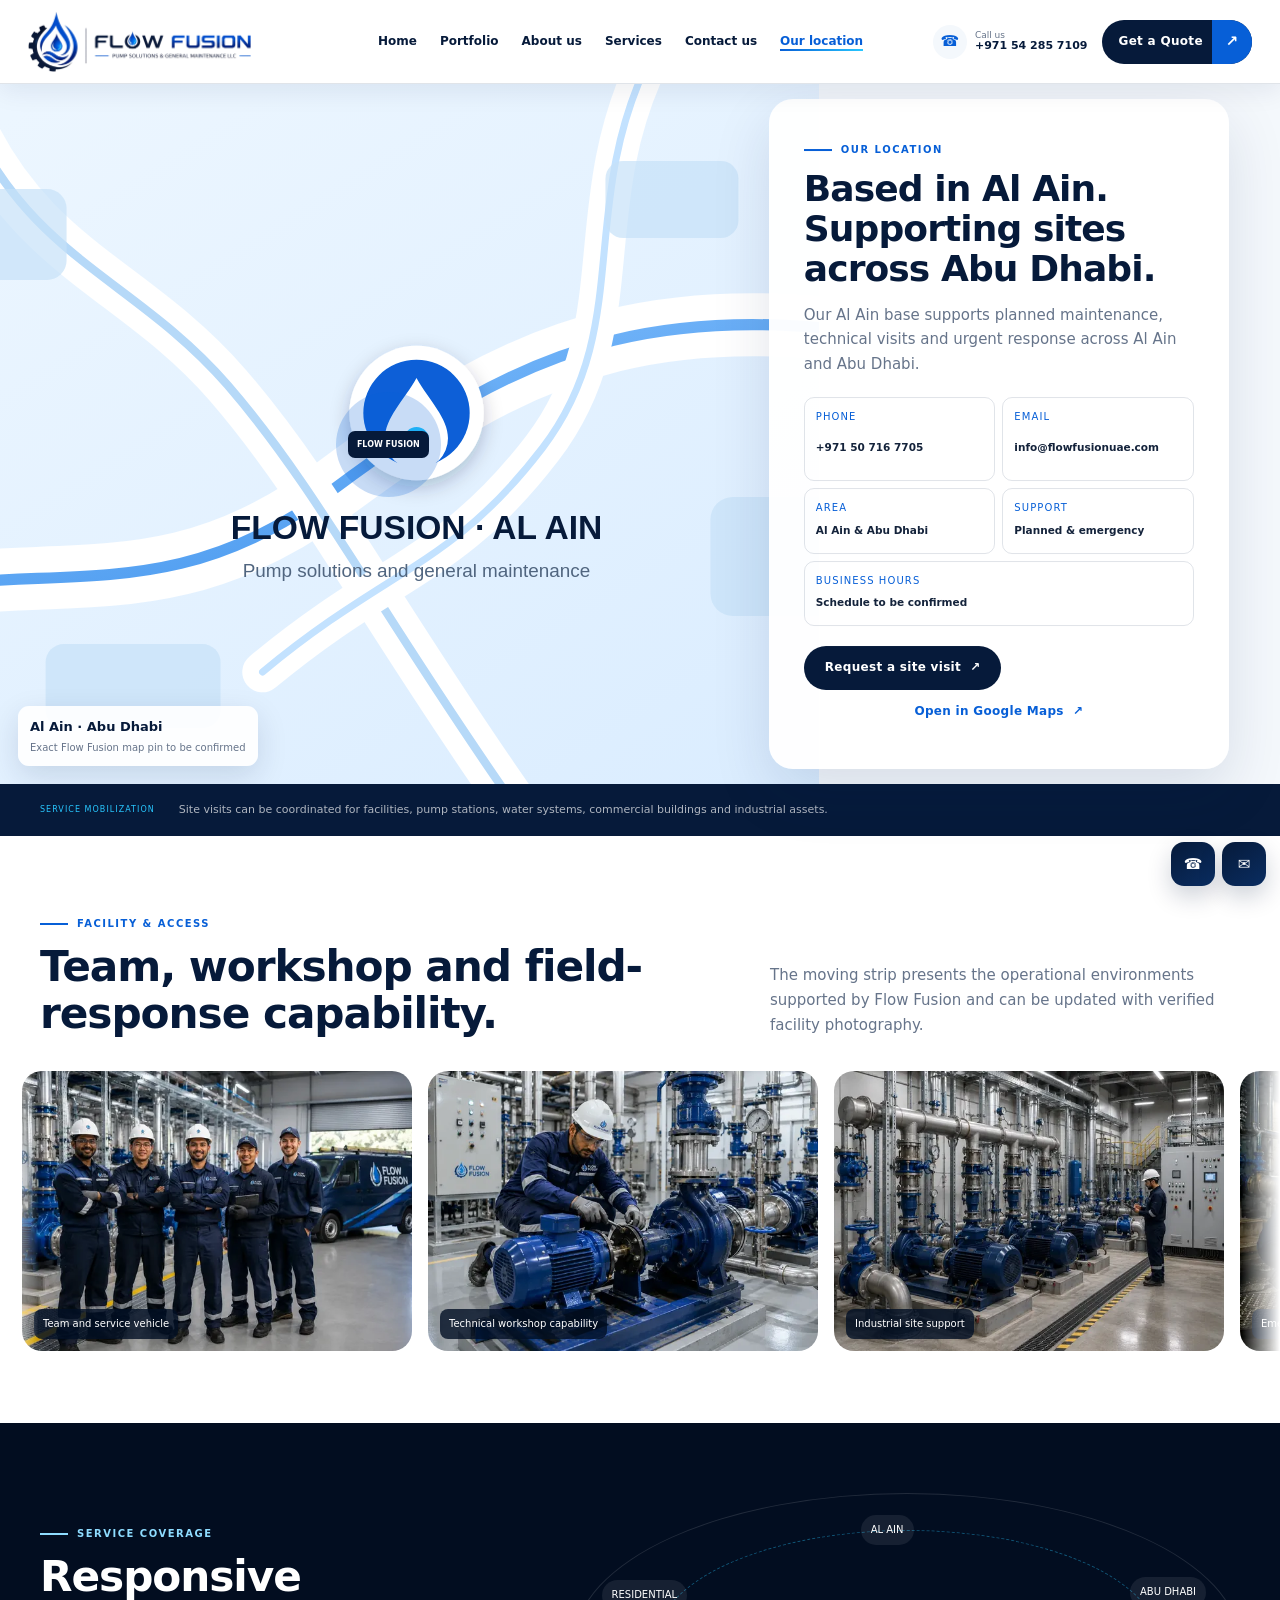
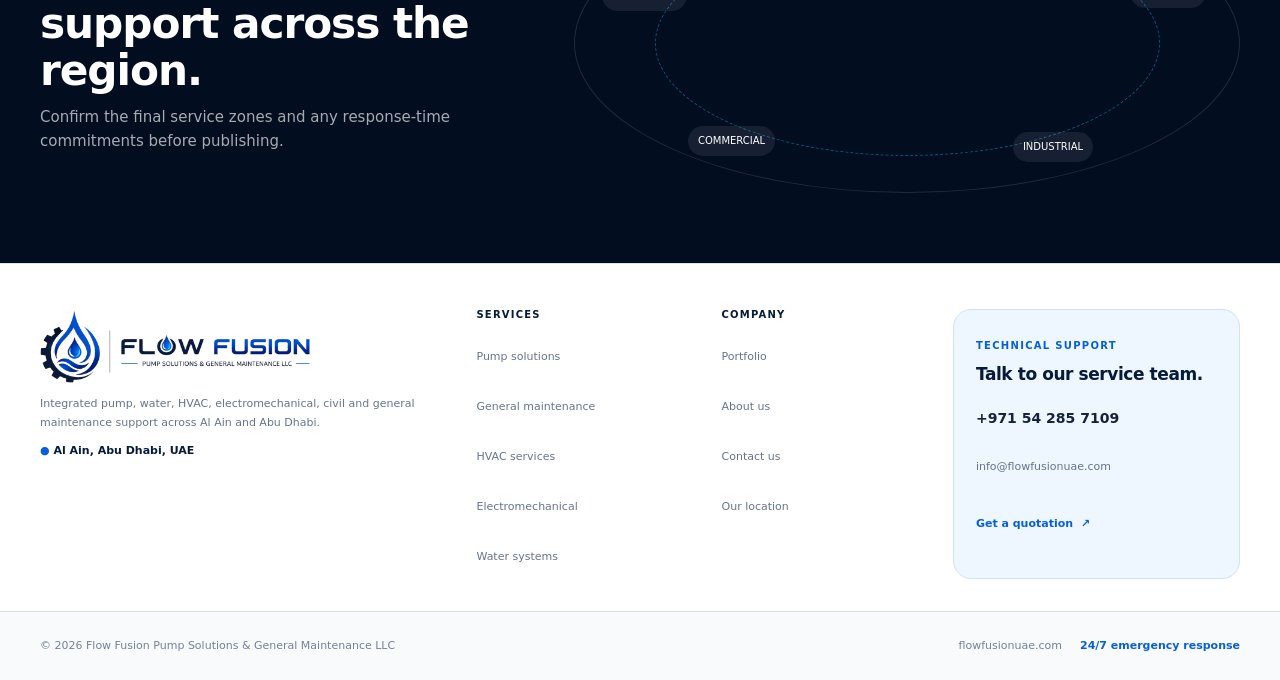
<file: location.html>
<!DOCTYPE html>

<html lang="en"><head><meta charset="utf-8"/><meta content="width=device-width,initial-scale=1" name="viewport"/><title>Our Location | Flow Fusion UAE</title><meta content="Flow Fusion is based in Al Ain and supports technical service requirements across Abu Dhabi." name="description"/><meta content="#ffffff" name="theme-color"/><link href="assets/images/favicon.png" rel="icon"/><link href="assets/css/style.css?v=10.1" rel="stylesheet"/></head><body class="location-page internal-page"><a class="skip" href="#main">Skip to content</a><header class="site-header" data-header="">
<div class="header-bar">
<a aria-label="Flow Fusion home" class="brand" href="index.html">
<img alt="Flow Fusion Pump Solutions and General Maintenance LLC" height="246" src="assets/images/flow-fusion-logo.png" width="900"/>
</a>
<nav aria-label="Primary navigation" class="desktop-nav"><a class="nav-link" href="index.html">Home</a><a class="nav-link" href="portfolio.html">Portfolio</a><a class="nav-link" href="about.html">About us</a><a class="nav-link" href="services.html">Services</a><a class="nav-link" href="contact.html">Contact us</a><a class="nav-link is-active" href="location.html">Our location</a></nav>
<div class="header-actions">
<a aria-label="Call Flow Fusion" class="header-call" href="tel:+971542857109">
<span class="header-call-icon">☎</span>
<span class="header-call-copy"><small>Call us</small><strong>+971 54 285 7109</strong></span>
</a>
<a class="quote-button" href="contact.html"><span>Get a Quote</span><b>↗</b></a>
<button aria-expanded="false" aria-label="Open menu" class="menu-toggle" data-menu-toggle="" type="button"><i></i><i></i></button>
</div>
</div>
<div class="mobile-menu" data-mobile-menu="">
<nav><a class="nav-link" href="index.html">Home</a><a class="nav-link" href="portfolio.html">Portfolio</a><a class="nav-link" href="about.html">About us</a><a class="nav-link" href="services.html">Services</a><a class="nav-link" href="contact.html">Contact us</a><a class="nav-link is-active" href="location.html">Our location</a><a class="quote-button mobile-quote" href="contact.html"><span>Get a Quote</span><b>↗</b></a></nav>
</div>
</header><main id="main">
<section class="location-opening"><div class="map-full"><div aria-label="Branded location preview for Al Ain, Abu Dhabi, UAE" class="map-static-fallback" role="img" style="background-image:url('assets/images/al-ain-map-preview.svg')"><div class="map-static-label"><strong>Al Ain · Abu Dhabi</strong><small>Exact Flow Fusion map pin to be confirmed</small></div></div><iframe data-map-frame="" loading="eager" referrerpolicy="no-referrer-when-downgrade" src="https://www.google.com/maps?q=Al%20Ain%20Abu%20Dhabi%20UAE&amp;output=embed" title="Flow Fusion location in Al Ain"></iframe><div class="map-pulse"><i></i><b>FLOW FUSION</b></div></div><div class="location-card"><span class="section-label">Our location</span><h1>Based in Al Ain. Supporting sites across Abu Dhabi.</h1><p>Our Al Ain base supports planned maintenance, technical visits and urgent response across Al Ain and Abu Dhabi.</p><div class="location-facts"><div><span>PHONE</span><a href="tel:+971507167705">+971 50 716 7705</a></div><div><span>EMAIL</span><a href="mailto:info@flowfusionuae.com">info@flowfusionuae.com</a></div><div><span>AREA</span><b>Al Ain &amp; Abu Dhabi</b></div><div><span>SUPPORT</span><b>Planned &amp; emergency</b></div><div><span>BUSINESS HOURS</span><b>Schedule to be confirmed</b></div></div><a class="button button-dark" href="contact.html">Request a site visit <b>↗</b></a><a class="text-link location-directions" href="https://www.google.com/maps/search/?api=1&amp;query=Al+Ain+Abu+Dhabi+UAE" rel="noopener" target="_blank">Open in Google Maps <b>↗</b></a></div></section>
<section class="location-note"><div class="shell"><span>SERVICE MOBILIZATION</span><p>Site visits can be coordinated for facilities, pump stations, water systems, commercial buildings and industrial assets.</p></div></section>
<section class="facility-motion compact-section"><div class="shell section-heading"><div><span class="section-label">Facility &amp; access</span><h2>Team, workshop and field-response capability.</h2></div><p>The moving strip presents the operational environments supported by Flow Fusion and can be updated with verified facility photography.</p></div><div class="facility-mask"><span class="swipe-instruction">Swipe horizontally to browse facility images</span><div class="facility-track" data-facility-rail=""><figure style="background-image:url('assets/images/H-14-team-640.webp');background-size:cover;background-position:center;"><img alt="Flow Fusion team and vehicle" draggable="false" height="1024" sizes="(max-width: 760px) 100vw, 50vw" src="assets/images/H-14-team.webp" srcset="assets/images/H-14-team-640.webp 640w, assets/images/H-14-team-1024.webp 1024w, assets/images/H-14-team.webp 1536w" width="1536"/><figcaption>Team and service vehicle</figcaption></figure><figure style="background-image:url('assets/images/H-05-pump-service-640.webp');background-size:cover;background-position:center;"><img alt="Workshop maintenance" draggable="false" height="1060" sizes="(max-width: 760px) 100vw, 50vw" src="assets/images/H-05-pump-service.webp" srcset="assets/images/H-05-pump-service-640.webp 640w, assets/images/H-05-pump-service-1024.webp 1024w, assets/images/H-05-pump-service.webp 1484w" width="1484"/><figcaption>Technical workshop capability</figcaption></figure><figure style="background-image:url('assets/images/H-11-pump-station-640.webp');background-size:cover;background-position:center;"><img alt="Pump station facility" draggable="false" height="1024" sizes="(max-width: 760px) 100vw, 50vw" src="assets/images/H-11-pump-station.webp" srcset="assets/images/H-11-pump-station-640.webp 640w, assets/images/H-11-pump-station-1024.webp 1024w, assets/images/H-11-pump-station.webp 1536w" width="1536"/><figcaption>Industrial site support</figcaption></figure><figure style="background-image:url('assets/images/H-15-emergency-640.webp');background-size:cover;background-position:center;"><img alt="Emergency response" draggable="false" height="1024" sizes="(max-width: 760px) 100vw, 50vw" src="assets/images/H-15-emergency.webp" srcset="assets/images/H-15-emergency-640.webp 640w, assets/images/H-15-emergency-1024.webp 1024w, assets/images/H-15-emergency.webp 1536w" width="1536"/><figcaption>Emergency mobilization</figcaption></figure></div></div></section>
<section class="coverage-band"><div class="shell coverage-grid"><div><span class="section-label light">Service coverage</span><h2>Responsive support across the region.</h2><p>Confirm the final service zones and any response-time commitments before publishing.</p></div><div class="coverage-orbit"><i></i><span>AL AIN</span><span>ABU DHABI</span><span>INDUSTRIAL</span><span>COMMERCIAL</span><span>RESIDENTIAL</span></div></div></section>
</main><footer class="site-footer">
<div class="shell footer-main">
<div class="footer-brand-block">
<img alt="Flow Fusion" height="246" src="assets/images/flow-fusion-logo.png" width="900"/>
<p>Integrated pump, water, HVAC, electromechanical, civil and general maintenance support across Al Ain and Abu Dhabi.</p>
<div class="footer-location"><span aria-hidden="true">●</span> Al Ain, Abu Dhabi, UAE</div>
</div>
<nav aria-label="Footer services" class="footer-links">
<h3>Services</h3>
<a href="services.html#pumps">Pump solutions</a>
<a href="services.html#maintenance">General maintenance</a>
<a href="services.html#hvac">HVAC services</a>
<a href="services.html#electro">Electromechanical</a>
<a href="services.html#water">Water systems</a>
</nav>
<nav aria-label="Footer company navigation" class="footer-links">
<h3>Company</h3>
<a href="portfolio.html">Portfolio</a>
<a href="about.html">About us</a>
<a href="contact.html">Contact us</a>
<a href="location.html">Our location</a>
</nav>
<div class="footer-support">
<span class="footer-kicker">TECHNICAL SUPPORT</span>
<h3>Talk to our service team.</h3>
<a class="footer-phone" href="tel:+971542857109">+971 54 285 7109</a>
<a class="footer-email" href="mailto:info@flowfusionuae.com">info@flowfusionuae.com</a>
<a class="footer-quote" href="contact.html">Get a quotation <b>↗</b></a>
</div>
</div>
<div class="footer-bottom-wrap">
<div class="shell footer-bottom">
<p class="footer-copyright">© <span data-year=""></span> Flow Fusion Pump Solutions &amp; General Maintenance LLC</p>
<div class="footer-meta">
<a href="https://flowfusionuae.com">flowfusionuae.com</a>
<span>24/7 emergency response</span>
</div>
</div>
</div>
</footer>
<div class="quick-contact"><a aria-label="Call Flow Fusion" href="tel:+971542857109">☎</a><a aria-label="Email Flow Fusion" href="mailto:info@flowfusionuae.com">✉</a></div>
<script src="assets/js/app.js?v=10.1"></script></body></html>
</file>
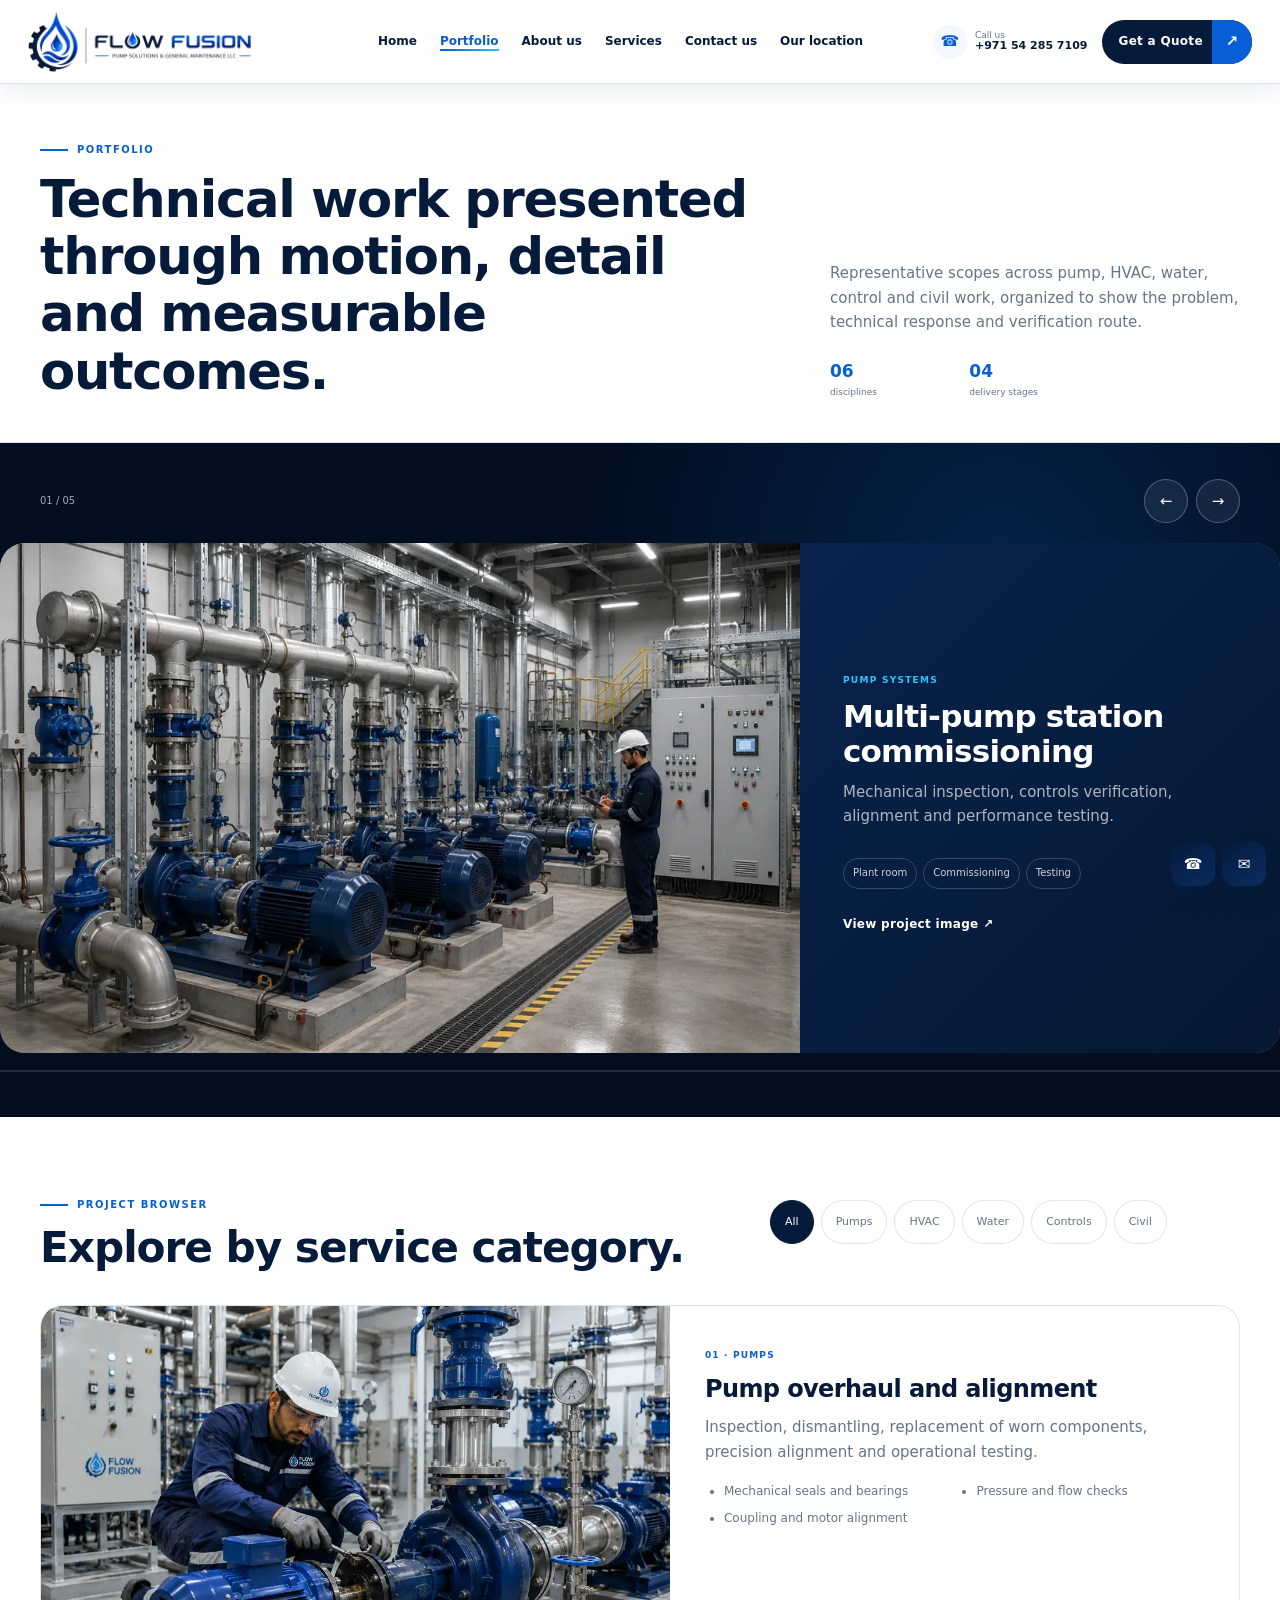
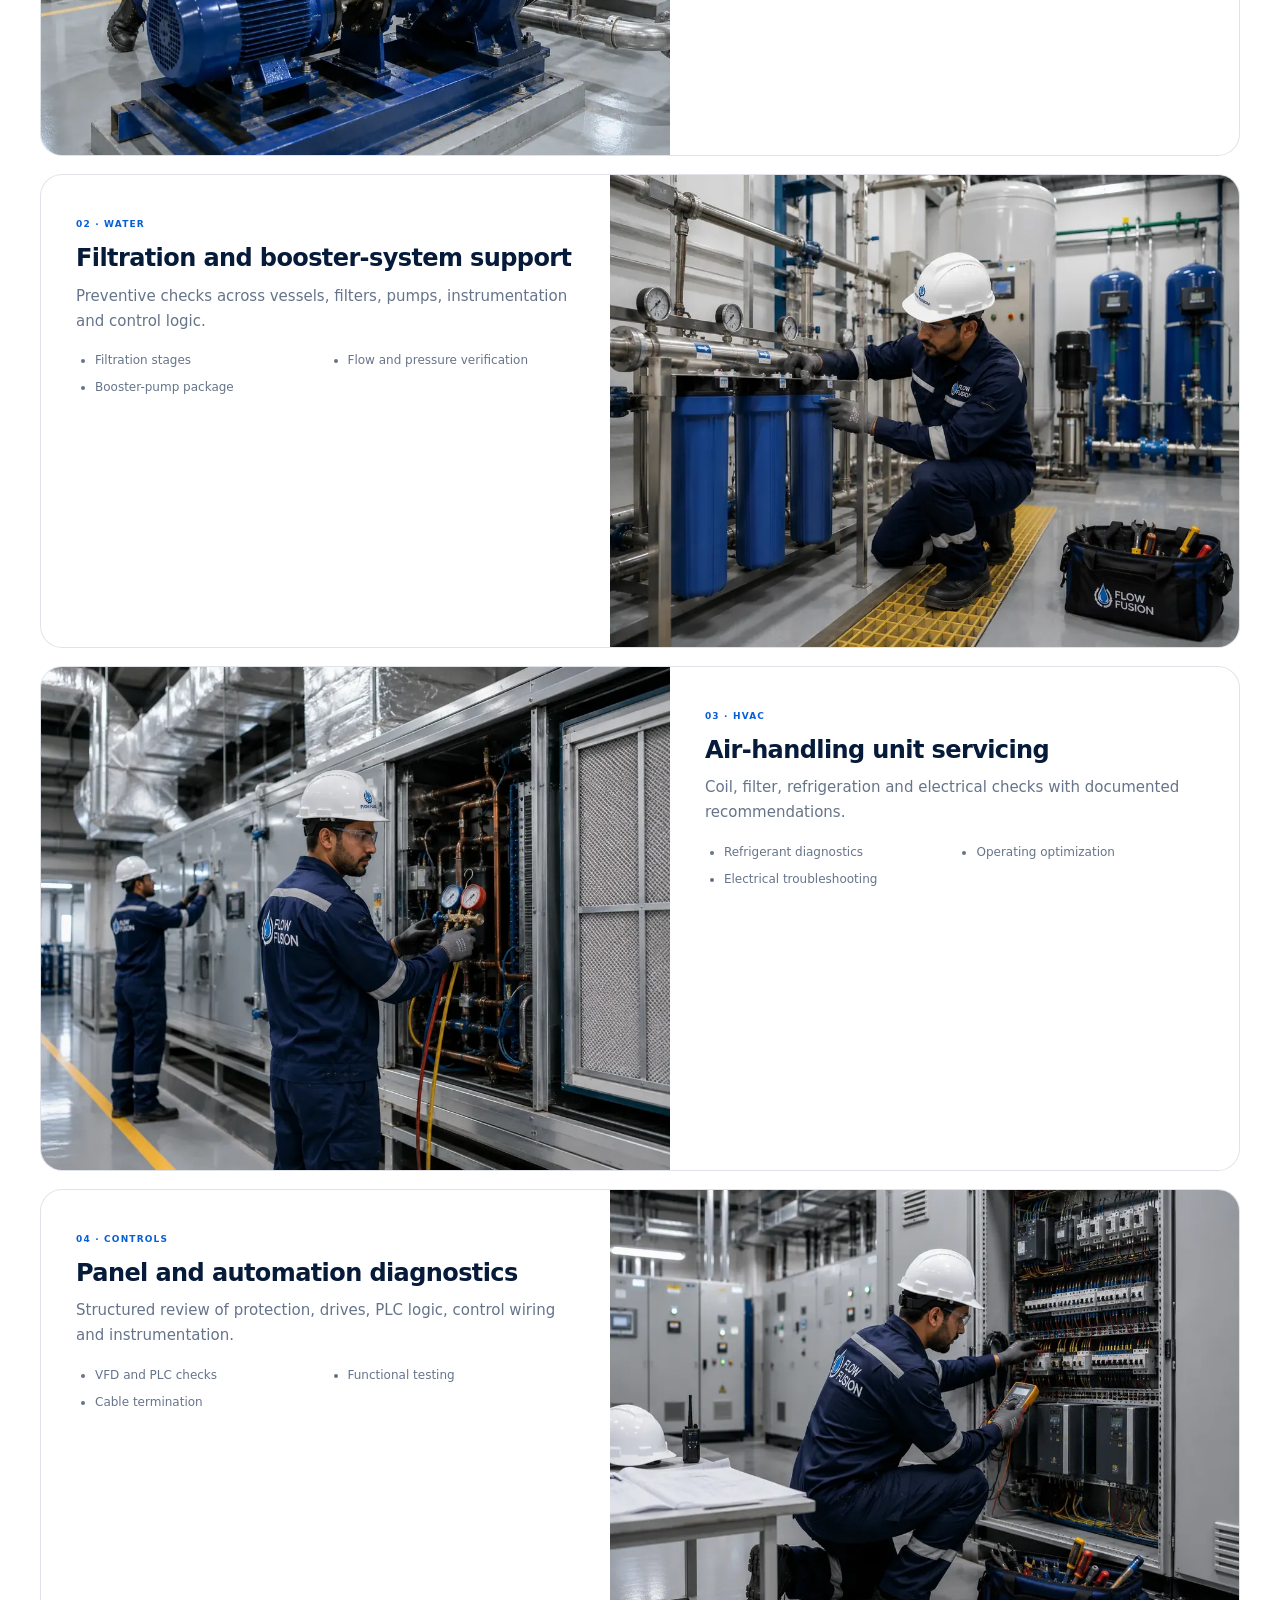
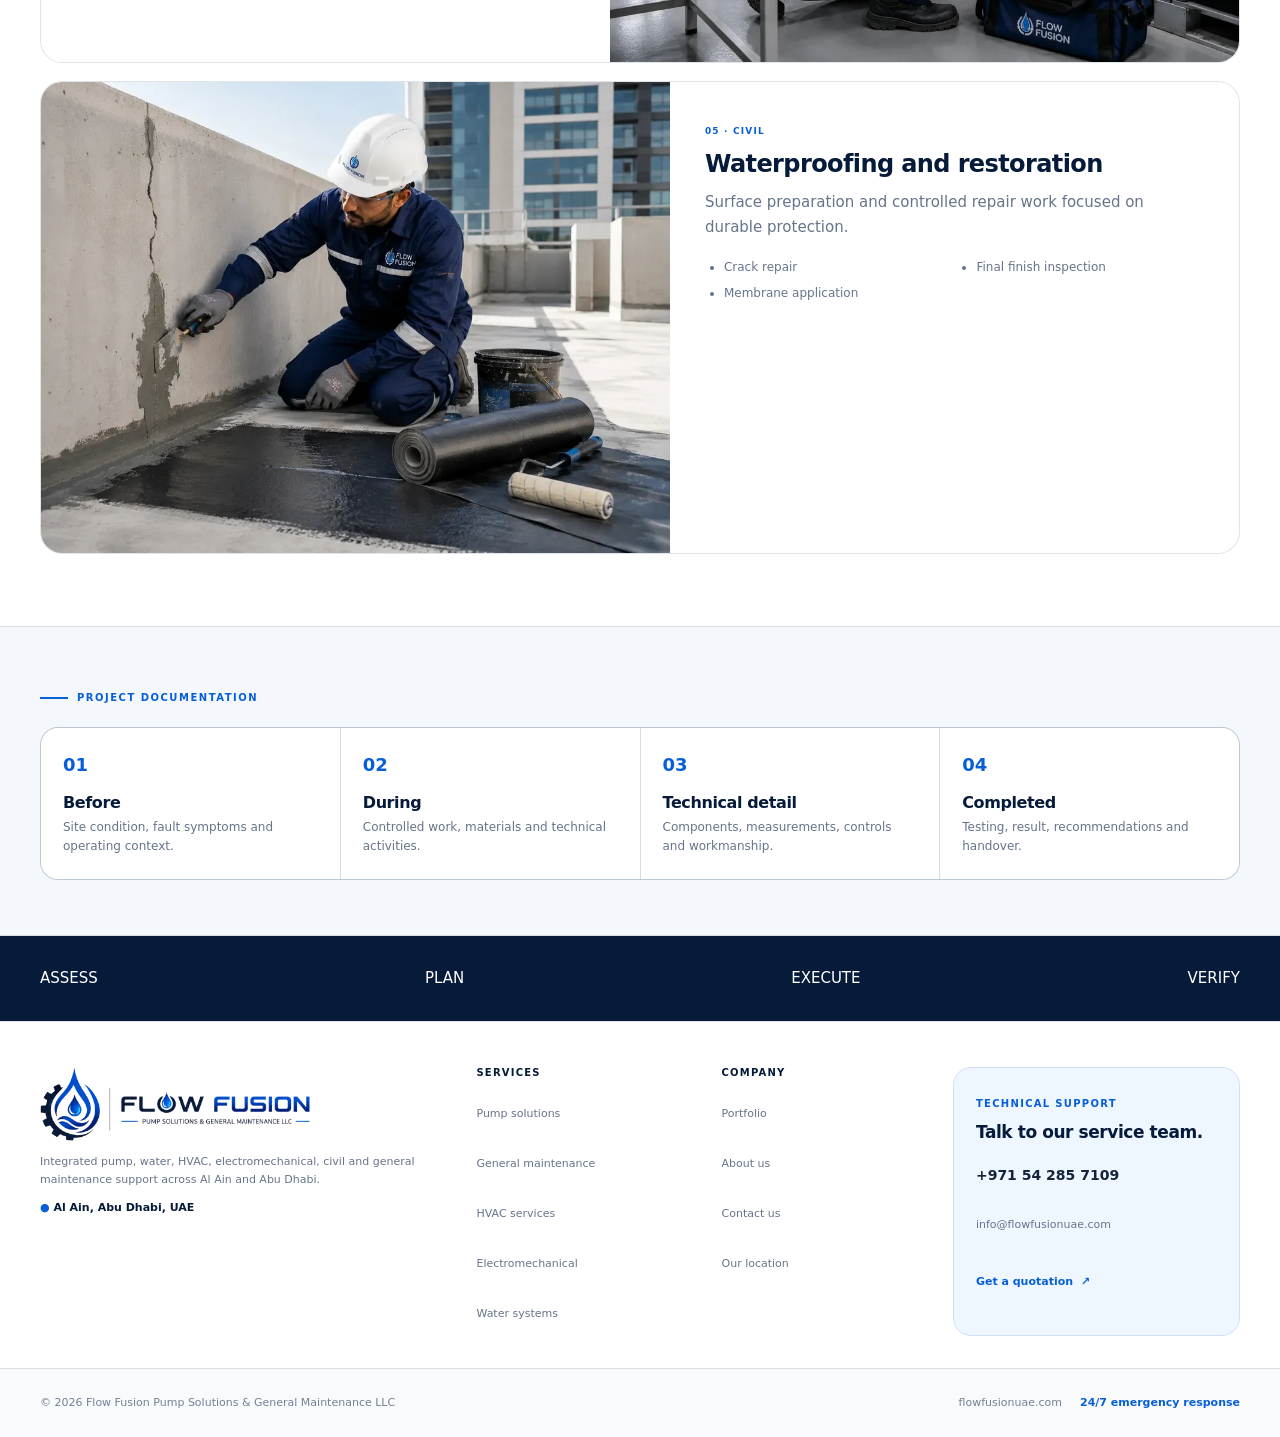
<file: portfolio.html>
<!DOCTYPE html>

<html lang="en"><head><meta charset="utf-8"/><meta content="width=device-width,initial-scale=1" name="viewport"/><title>Portfolio | Flow Fusion UAE</title><meta content="Selected pump, HVAC, water, control and civil maintenance project capabilities." name="description"/><meta content="#ffffff" name="theme-color"/><link href="assets/images/favicon.png" rel="icon"/><link href="assets/css/style.css?v=10.1" rel="stylesheet"/></head><body class="portfolio-page internal-page"><a class="skip" href="#main">Skip to content</a><header class="site-header" data-header="">
<div class="header-bar">
<a aria-label="Flow Fusion home" class="brand" href="index.html">
<img alt="Flow Fusion Pump Solutions and General Maintenance LLC" height="246" src="assets/images/flow-fusion-logo.png" width="900"/>
</a>
<nav aria-label="Primary navigation" class="desktop-nav"><a class="nav-link" href="index.html">Home</a><a class="nav-link is-active" href="portfolio.html">Portfolio</a><a class="nav-link" href="about.html">About us</a><a class="nav-link" href="services.html">Services</a><a class="nav-link" href="contact.html">Contact us</a><a class="nav-link" href="location.html">Our location</a></nav>
<div class="header-actions">
<a aria-label="Call Flow Fusion" class="header-call" href="tel:+971542857109">
<span class="header-call-icon">☎</span>
<span class="header-call-copy"><small>Call us</small><strong>+971 54 285 7109</strong></span>
</a>
<a class="quote-button" href="contact.html"><span>Get a Quote</span><b>↗</b></a>
<button aria-expanded="false" aria-label="Open menu" class="menu-toggle" data-menu-toggle="" type="button"><i></i><i></i></button>
</div>
</div>
<div class="mobile-menu" data-mobile-menu="">
<nav><a class="nav-link" href="index.html">Home</a><a class="nav-link is-active" href="portfolio.html">Portfolio</a><a class="nav-link" href="about.html">About us</a><a class="nav-link" href="services.html">Services</a><a class="nav-link" href="contact.html">Contact us</a><a class="nav-link" href="location.html">Our location</a><a class="quote-button mobile-quote" href="contact.html"><span>Get a Quote</span><b>↗</b></a></nav>
</div>
</header><main id="main">
<section class="page-intro portfolio-intro"><div class="shell intro-row"><div><span class="section-label">Portfolio</span><h1>Technical work presented through motion, detail and measurable outcomes.</h1></div><div class="intro-side"><p>Representative scopes across pump, HVAC, water, control and civil work, organized to show the problem, technical response and verification route.</p><div class="intro-metrics"><span><b>06</b> disciplines</span><span><b>04</b> delivery stages</span></div></div></div></section>
<section class="portfolio-stage" data-project-carousel=""><div class="portfolio-stage-bg"></div><div class="shell portfolio-stage-head"><span data-project-count="">01 / 05</span><div><button data-project-prev="" type="button">←</button><button data-project-next="" type="button">→</button></div></div><div class="project-carousel" data-project-track="">
<article class="project-slide is-active" data-category="pumps" style="background-image:url('assets/images/H-11-pump-station-640.webp');background-size:cover;background-position:center;"><img alt="Pump station commissioning" draggable="false" fetchpriority="high" height="1024" sizes="(max-width: 760px) 100vw, 700px" src="assets/images/H-11-pump-station.webp" srcset="assets/images/H-11-pump-station-640.webp 640w, assets/images/H-11-pump-station-1024.webp 1024w, assets/images/H-11-pump-station.webp 1536w" width="1536"/><div class="project-slide-copy"><span>PUMP SYSTEMS</span><h2>Multi-pump station commissioning</h2><p>Mechanical inspection, controls verification, alignment and performance testing.</p><div class="project-meta"><span>Plant room</span><span>Commissioning</span><span>Testing</span></div><button class="text-button" data-lightbox="assets/images/H-11-pump-station.webp" type="button">View project image ↗</button></div></article>
<article class="project-slide" data-category="hvac" style="background-image:url('assets/images/H-12-hvac-project-640.webp');background-size:cover;background-position:center;"><img alt="HVAC plant optimization" draggable="false" height="1024" sizes="(max-width: 760px) 100vw, 700px" src="assets/images/H-12-hvac-project.webp" srcset="assets/images/H-12-hvac-project-640.webp 640w, assets/images/H-12-hvac-project-1024.webp 1024w, assets/images/H-12-hvac-project.webp 1536w" width="1536"/><div class="project-slide-copy"><span>HVAC &amp; CONTROLS</span><h2>Commercial plant optimization</h2><p>Condition checks, control review, commissioning and operating balance.</p><div class="project-meta"><span>Commercial facility</span><span>Optimization</span><span>Controls</span></div><button class="text-button" data-lightbox="assets/images/H-12-hvac-project.webp" type="button">View project image ↗</button></div></article>
<article class="project-slide" data-category="water" style="background-image:url('assets/images/H-13-water-project-640.webp');background-size:cover;background-position:center;"><img alt="Water treatment facility" draggable="false" height="1024" sizes="(max-width: 760px) 100vw, 700px" src="assets/images/H-13-water-project.webp" srcset="assets/images/H-13-water-project-640.webp 640w, assets/images/H-13-water-project-1024.webp 1024w, assets/images/H-13-water-project.webp 1536w" width="1536"/><div class="project-slide-copy"><span>WATER SYSTEMS</span><h2>Treatment facility technical support</h2><p>Equipment checks, flow verification, instrumentation review and maintenance.</p><div class="project-meta"><span>Water infrastructure</span><span>Maintenance</span><span>Flow verification</span></div><button class="text-button" data-lightbox="assets/images/H-13-water-project.webp" type="button">View project image ↗</button></div></article>
<article class="project-slide" data-category="electro" style="background-image:url('assets/images/H-08-electromechanical-640.webp');background-size:cover;background-position:center;"><img alt="Electrical control panel" draggable="false" height="1086" sizes="(max-width: 760px) 100vw, 700px" src="assets/images/H-08-electromechanical.webp" srcset="assets/images/H-08-electromechanical-640.webp 640w, assets/images/H-08-electromechanical-1024.webp 1024w, assets/images/H-08-electromechanical.webp 1448w" width="1448"/><div class="project-slide-copy"><span>ELECTROMECHANICAL</span><h2>Automation and panel diagnostics</h2><p>VFD, PLC, protection devices, cable terminations and controlled testing.</p><div class="project-meta"><span>Industrial controls</span><span>Diagnostics</span><span>Functional testing</span></div><button class="text-button" data-lightbox="assets/images/H-08-electromechanical.webp" type="button">View project image ↗</button></div></article>
<article class="project-slide" data-category="civil" style="background-image:url('assets/images/H-09-civil-waterproofing-640.webp');background-size:cover;background-position:center;"><img alt="Waterproofing project" draggable="false" height="1086" sizes="(max-width: 760px) 100vw, 700px" src="assets/images/H-09-civil-waterproofing.webp" srcset="assets/images/H-09-civil-waterproofing-640.webp 640w, assets/images/H-09-civil-waterproofing-1024.webp 1024w, assets/images/H-09-civil-waterproofing.webp 1448w" width="1448"/><div class="project-slide-copy"><span>CIVIL MAINTENANCE</span><h2>Concrete repair and waterproofing</h2><p>Crack treatment, surface preparation, membrane application and final inspection.</p><div class="project-meta"><span>Building asset</span><span>Restoration</span><span>Final inspection</span></div><button class="text-button" data-lightbox="assets/images/H-09-civil-waterproofing.webp" type="button">View project image ↗</button></div></article>
</div><div class="portfolio-progress"><i data-project-progress=""></i></div></section>
<section class="project-browser compact-section"><div class="shell"><div class="section-heading"><div><span class="section-label">Project browser</span><h2>Explore by service category.</h2></div><div class="filter-row" data-project-filters=""><button class="is-active" data-filter="all" type="button">All</button><button data-filter="pumps" type="button">Pumps</button><button data-filter="hvac" type="button">HVAC</button><button data-filter="water" type="button">Water</button><button data-filter="electro" type="button">Controls</button><button data-filter="civil" type="button">Civil</button></div></div><div class="story-list">
<article class="project-story reveal" data-story-category="pumps"><div class="story-image" style="background-image:url('assets/images/H-05-pump-service-640.webp');background-size:cover;background-position:center;"><img alt="Pump service work" draggable="false" height="1060" sizes="(max-width: 760px) 100vw, 55vw" src="assets/images/H-05-pump-service.webp" srcset="assets/images/H-05-pump-service-640.webp 640w, assets/images/H-05-pump-service-1024.webp 1024w, assets/images/H-05-pump-service.webp 1484w" width="1484"/></div><div><span>01 · PUMPS</span><h3>Pump overhaul and alignment</h3><p>Inspection, dismantling, replacement of worn components, precision alignment and operational testing.</p><ul><li>Mechanical seals and bearings</li><li>Coupling and motor alignment</li><li>Pressure and flow checks</li></ul></div></article>
<article class="project-story reverse reveal" data-story-category="water"><div class="story-image" style="background-image:url('assets/images/H-10-water-systems-640.webp');background-size:cover;background-position:center;"><img alt="Water filtration system" draggable="false" height="1086" sizes="(max-width: 760px) 100vw, 55vw" src="assets/images/H-10-water-systems.webp" srcset="assets/images/H-10-water-systems-640.webp 640w, assets/images/H-10-water-systems-1024.webp 1024w, assets/images/H-10-water-systems.webp 1448w" width="1448"/></div><div><span>02 · WATER</span><h3>Filtration and booster-system support</h3><p>Preventive checks across vessels, filters, pumps, instrumentation and control logic.</p><ul><li>Filtration stages</li><li>Booster-pump package</li><li>Flow and pressure verification</li></ul></div></article>
<article class="project-story reveal" data-story-category="hvac"><div class="story-image" style="background-image:url('assets/images/H-07-hvac-service-640.webp');background-size:cover;background-position:center;"><img alt="HVAC service" draggable="false" height="1122" sizes="(max-width: 760px) 100vw, 55vw" src="assets/images/H-07-hvac-service.webp" srcset="assets/images/H-07-hvac-service-640.webp 640w, assets/images/H-07-hvac-service-1024.webp 1024w, assets/images/H-07-hvac-service.webp 1402w" width="1402"/></div><div><span>03 · HVAC</span><h3>Air-handling unit servicing</h3><p>Coil, filter, refrigeration and electrical checks with documented recommendations.</p><ul><li>Refrigerant diagnostics</li><li>Electrical troubleshooting</li><li>Operating optimization</li></ul></div></article>
<article class="project-story reverse reveal" data-story-category="electro"><div class="story-image" style="background-image:url('assets/images/H-08-electromechanical-640.webp');background-size:cover;background-position:center;"><img alt="Control panel testing" draggable="false" height="1086" sizes="(max-width: 760px) 100vw, 55vw" src="assets/images/H-08-electromechanical.webp" srcset="assets/images/H-08-electromechanical-640.webp 640w, assets/images/H-08-electromechanical-1024.webp 1024w, assets/images/H-08-electromechanical.webp 1448w" width="1448"/></div><div><span>04 · CONTROLS</span><h3>Panel and automation diagnostics</h3><p>Structured review of protection, drives, PLC logic, control wiring and instrumentation.</p><ul><li>VFD and PLC checks</li><li>Cable termination</li><li>Functional testing</li></ul></div></article>
<article class="project-story reveal" data-story-category="civil"><div class="story-image" style="background-image:url('assets/images/H-09-civil-waterproofing-640.webp');background-size:cover;background-position:center;"><img alt="Civil repair" draggable="false" height="1086" sizes="(max-width: 760px) 100vw, 55vw" src="assets/images/H-09-civil-waterproofing.webp" srcset="assets/images/H-09-civil-waterproofing-640.webp 640w, assets/images/H-09-civil-waterproofing-1024.webp 1024w, assets/images/H-09-civil-waterproofing.webp 1448w" width="1448"/></div><div><span>05 · CIVIL</span><h3>Waterproofing and restoration</h3><p>Surface preparation and controlled repair work focused on durable protection.</p><ul><li>Crack repair</li><li>Membrane application</li><li>Final finish inspection</li></ul></div></article>
</div></div></section>
<section class="project-evidence"><div class="shell"><span class="section-label">Project documentation</span><div class="evidence-grid"><article><b>01</b><h3>Before</h3><p>Site condition, fault symptoms and operating context.</p></article><article><b>02</b><h3>During</h3><p>Controlled work, materials and technical activities.</p></article><article><b>03</b><h3>Technical detail</h3><p>Components, measurements, controls and workmanship.</p></article><article><b>04</b><h3>Completed</h3><p>Testing, result, recommendations and handover.</p></article></div></div></section><section class="delivery-ribbon"><div class="shell"><span>ASSESS</span><i></i><span>PLAN</span><i></i><span>EXECUTE</span><i></i><span>VERIFY</span></div></section>
<div aria-hidden="true" aria-label="Project image viewer" aria-modal="true" class="lightbox" data-lightbox-modal="" role="dialog"><button aria-label="Close project image viewer" data-lightbox-close="" type="button">×</button><img alt="Project preview" height="427" src="assets/images/H-11-pump-station-640.webp" width="640"/></div>
</main><footer class="site-footer">
<div class="shell footer-main">
<div class="footer-brand-block">
<img alt="Flow Fusion" height="246" src="assets/images/flow-fusion-logo.png" width="900"/>
<p>Integrated pump, water, HVAC, electromechanical, civil and general maintenance support across Al Ain and Abu Dhabi.</p>
<div class="footer-location"><span aria-hidden="true">●</span> Al Ain, Abu Dhabi, UAE</div>
</div>
<nav aria-label="Footer services" class="footer-links">
<h3>Services</h3>
<a href="services.html#pumps">Pump solutions</a>
<a href="services.html#maintenance">General maintenance</a>
<a href="services.html#hvac">HVAC services</a>
<a href="services.html#electro">Electromechanical</a>
<a href="services.html#water">Water systems</a>
</nav>
<nav aria-label="Footer company navigation" class="footer-links">
<h3>Company</h3>
<a href="portfolio.html">Portfolio</a>
<a href="about.html">About us</a>
<a href="contact.html">Contact us</a>
<a href="location.html">Our location</a>
</nav>
<div class="footer-support">
<span class="footer-kicker">TECHNICAL SUPPORT</span>
<h3>Talk to our service team.</h3>
<a class="footer-phone" href="tel:+971507167705">+971 54 285 7109</a>
<a class="footer-email" href="mailto:info@flowfusionuae.com">info@flowfusionuae.com</a>
<a class="footer-quote" href="contact.html">Get a quotation <b>↗</b></a>
</div>
</div>
<div class="footer-bottom-wrap">
<div class="shell footer-bottom">
<p class="footer-copyright">© <span data-year=""></span> Flow Fusion Pump Solutions &amp; General Maintenance LLC</p>
<div class="footer-meta">
<a href="https://flowfusionuae.com">flowfusionuae.com</a>
<span>24/7 emergency response</span>
</div>
</div>
</div>
</footer>
<div class="quick-contact"><a aria-label="Call Flow Fusion" href="tel:+971542857109">☎</a><a aria-label="Email Flow Fusion" href="mailto:info@flowfusionuae.com">✉</a></div>
<script src="assets/js/app.js?v=10.1"></script></body></html>
</file>
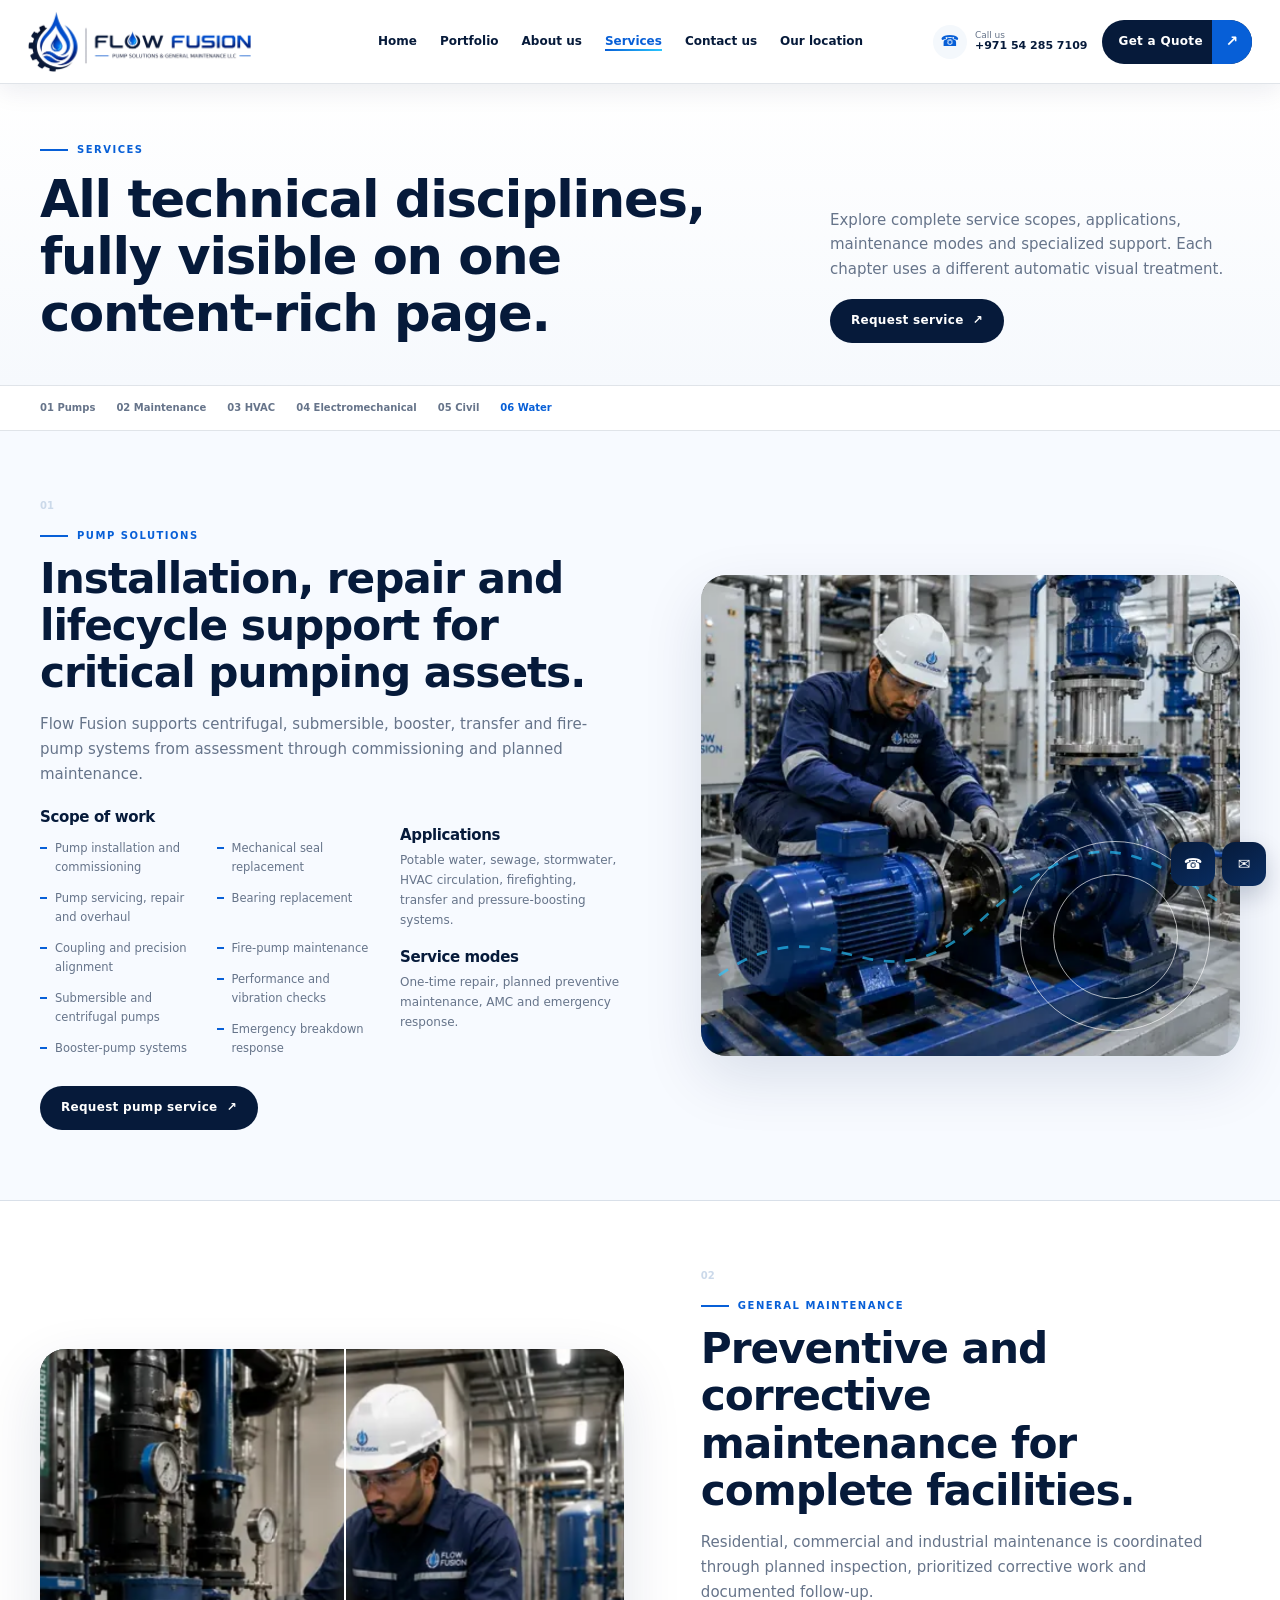
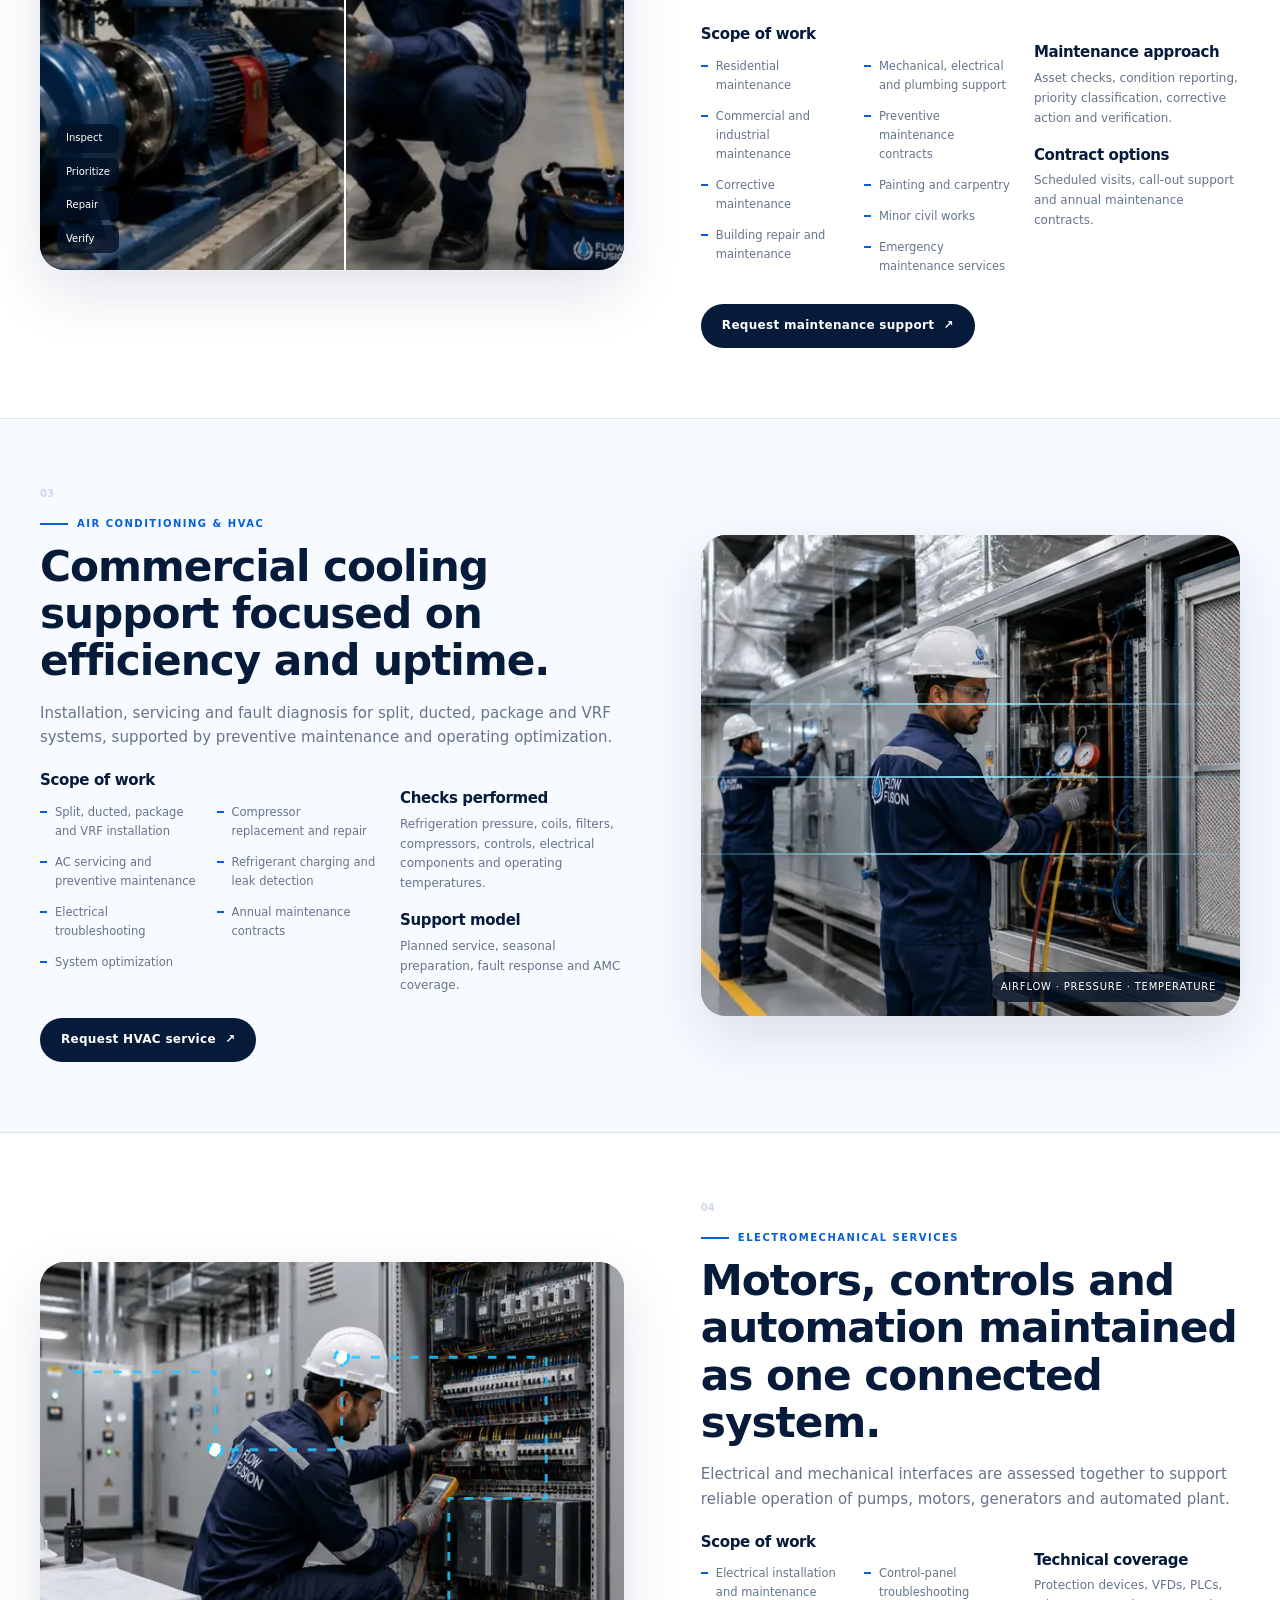
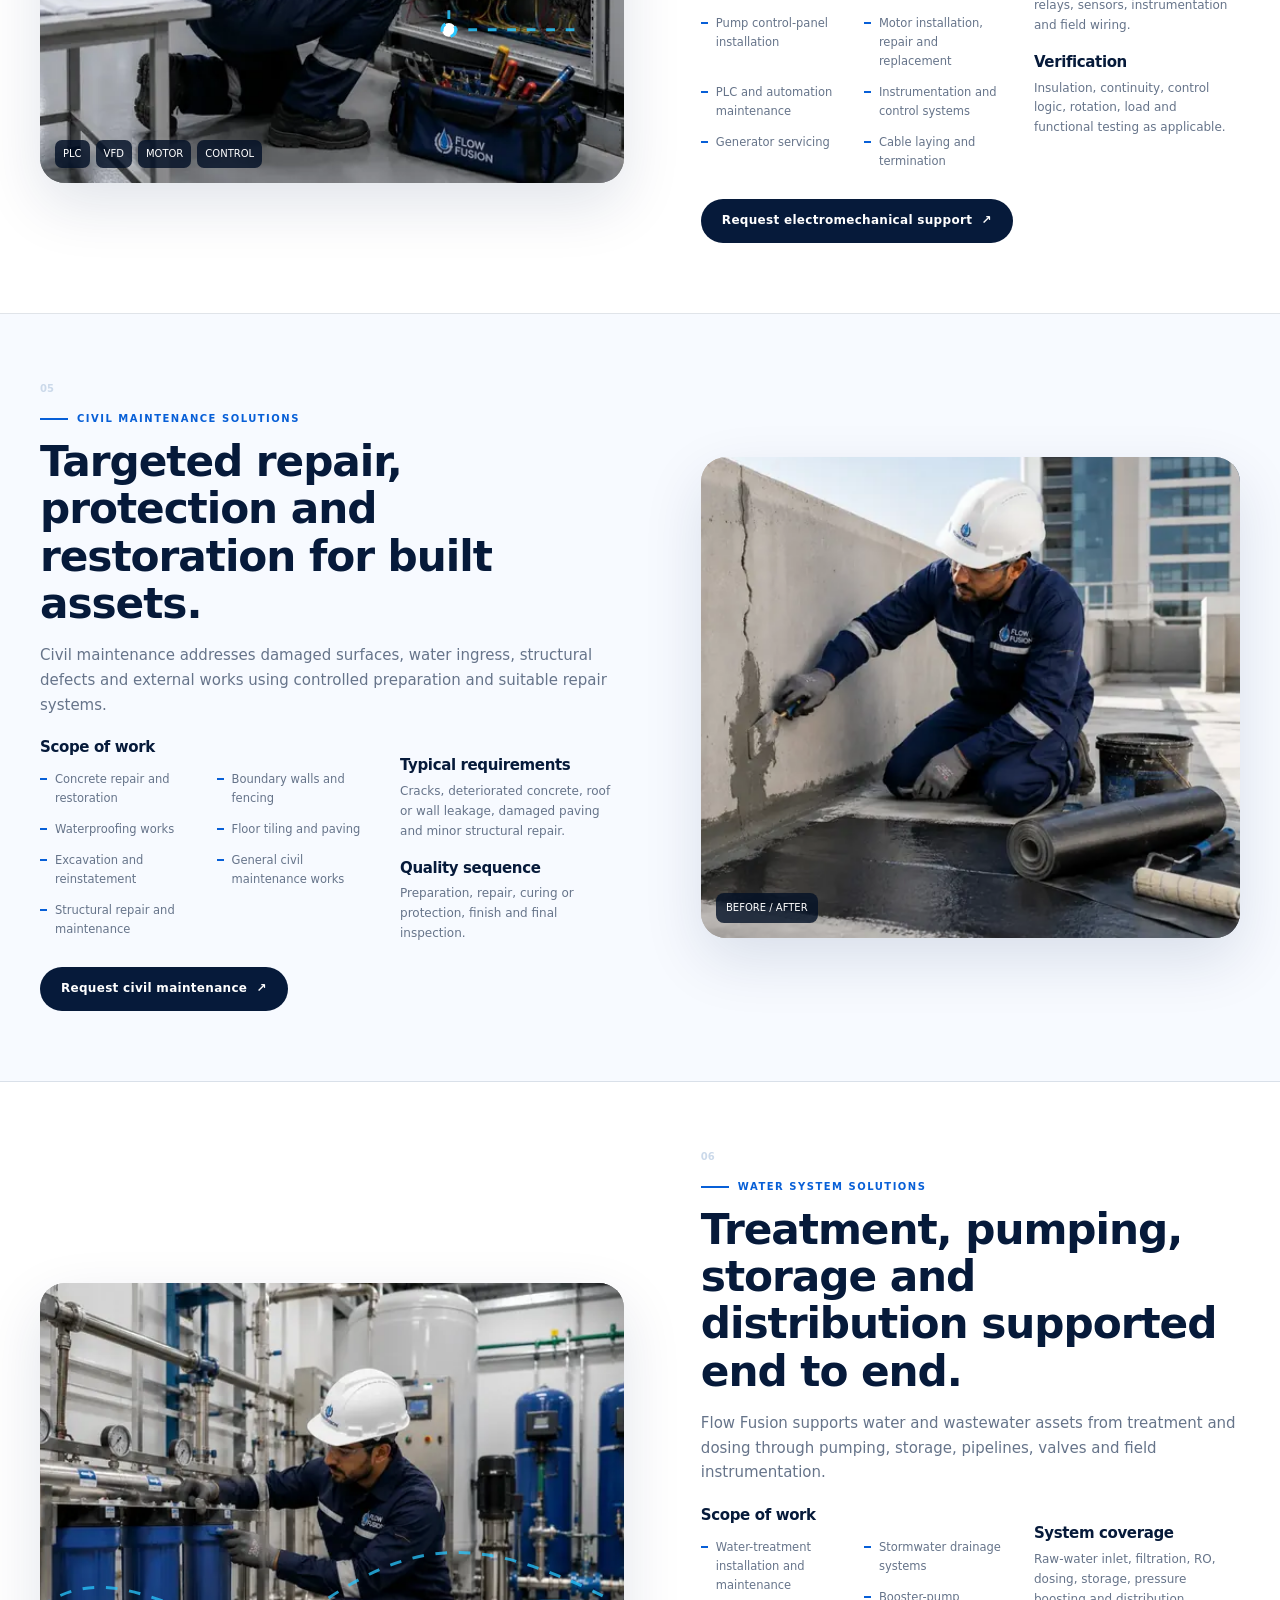
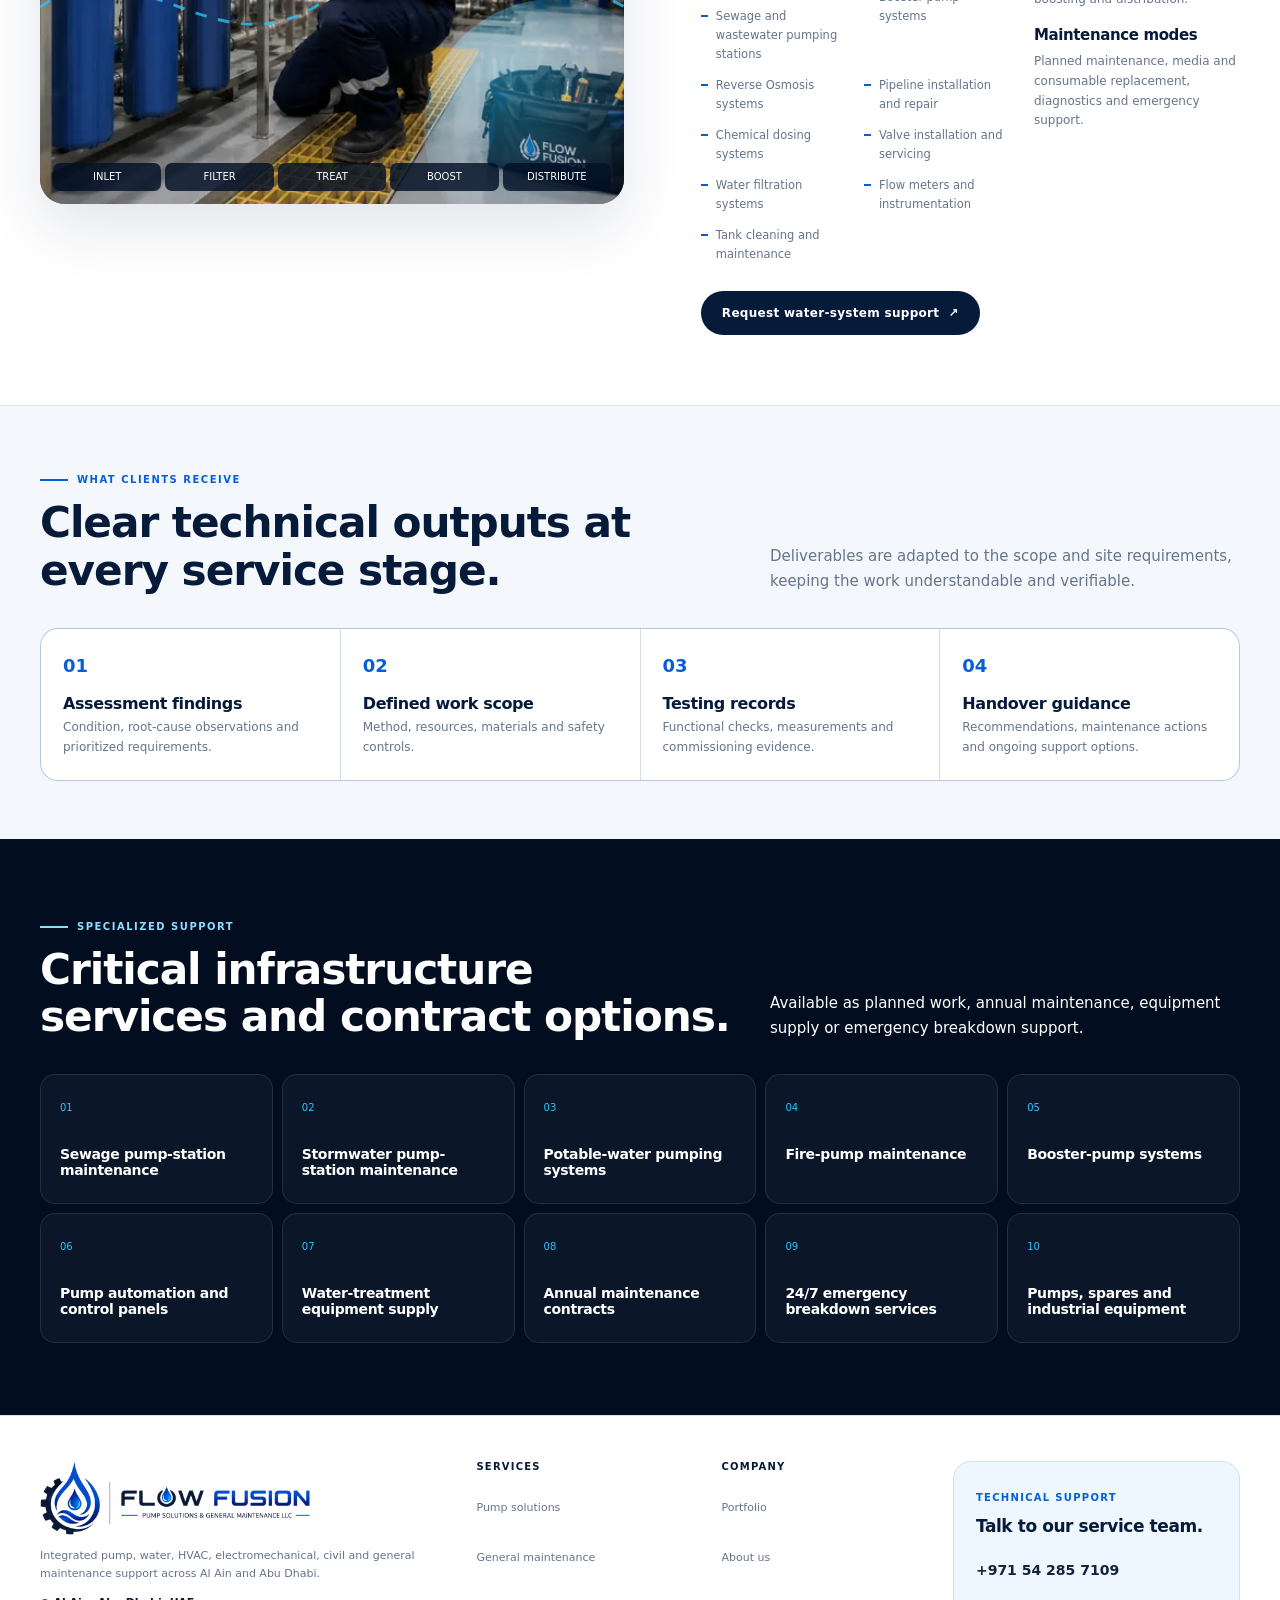
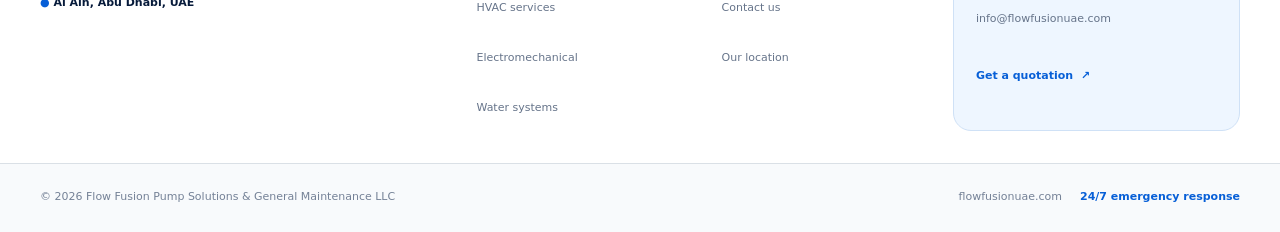
<file: services.html>
<!DOCTYPE html>

<html lang="en"><head><meta charset="utf-8"/><meta content="width=device-width,initial-scale=1" name="viewport"/><title>Services | Flow Fusion UAE</title><meta content="Complete pump, maintenance, HVAC, electromechanical, civil and water-system service scopes." name="description"/><meta content="#ffffff" name="theme-color"/><link href="assets/images/favicon.png" rel="icon"/><link href="assets/css/style.css?v=10.1" rel="stylesheet"/></head><body class="services-page internal-page"><a class="skip" href="#main">Skip to content</a><header class="site-header" data-header="">
<div class="header-bar">
<a aria-label="Flow Fusion home" class="brand" href="index.html">
<img alt="Flow Fusion Pump Solutions and General Maintenance LLC" height="246" src="assets/images/flow-fusion-logo.png" width="900"/>
</a>
<nav aria-label="Primary navigation" class="desktop-nav"><a class="nav-link" href="index.html">Home</a><a class="nav-link" href="portfolio.html">Portfolio</a><a class="nav-link" href="about.html">About us</a><a class="nav-link is-active" href="services.html">Services</a><a class="nav-link" href="contact.html">Contact us</a><a class="nav-link" href="location.html">Our location</a></nav>
<div class="header-actions">
<a aria-label="Call Flow Fusion" class="header-call" href="tel:+971542857109">
<span class="header-call-icon">☎</span>
<span class="header-call-copy"><small>Call us</small><strong>+971 54 285 7109</strong></span>
</a>
<a class="quote-button" href="contact.html"><span>Get a Quote</span><b>↗</b></a>
<button aria-expanded="false" aria-label="Open menu" class="menu-toggle" data-menu-toggle="" type="button"><i></i><i></i></button>
</div>
</div>
<div class="mobile-menu" data-mobile-menu="">
<nav><a class="nav-link" href="index.html">Home</a><a class="nav-link" href="portfolio.html">Portfolio</a><a class="nav-link" href="about.html">About us</a><a class="nav-link is-active" href="services.html">Services</a><a class="nav-link" href="contact.html">Contact us</a><a class="nav-link" href="location.html">Our location</a><a class="quote-button mobile-quote" href="contact.html"><span>Get a Quote</span><b>↗</b></a></nav>
</div>
</header><main id="main">
<section class="page-intro services-intro"><div class="shell intro-row"><div><span class="section-label">Services</span><h1>All technical disciplines, fully visible on one content-rich page.</h1></div><div class="intro-side"><p>Explore complete service scopes, applications, maintenance modes and specialized support. Each chapter uses a different automatic visual treatment.</p><a class="button button-dark" href="contact.html">Request service <b>↗</b></a></div></div></section>
<nav aria-label="Service chapters" class="service-index"><div class="shell"><a href="#pumps">01 Pumps</a><a href="#maintenance">02 Maintenance</a><a href="#hvac">03 HVAC</a><a href="#electro">04 Electromechanical</a><a href="#civil">05 Civil</a><a href="#water">06 Water</a></div></nav>
<section class="service-section service-pumps fx-section" data-fx-section="" id="pumps"><div class="shell service-layout"><div class="service-copy reveal"><span class="service-number">01</span><span class="section-label">Pump solutions</span><h2>Installation, repair and lifecycle support for critical pumping assets.</h2><p>Flow Fusion supports centrifugal, submersible, booster, transfer and fire-pump systems from assessment through commissioning and planned maintenance.</p><div class="service-columns"><div><h3>Scope of work</h3><ul class="core-scope"><li>Pump installation and commissioning</li><li>Pump servicing, repair and overhaul</li><li>Mechanical seal replacement</li><li>Bearing replacement</li></ul><details class="scope-more" open=""><summary>View full service scope (10 items)</summary><ul><li>Coupling and precision alignment</li><li>Submersible and centrifugal pumps</li><li>Booster-pump systems</li><li>Fire-pump maintenance</li><li>Performance and vibration checks</li><li>Emergency breakdown response</li></ul></details></div><details class="service-more" open=""><summary>Applications, checks and service modes</summary><h3>Applications</h3><p>Potable water, sewage, stormwater, HVAC circulation, firefighting, transfer and pressure-boosting systems.</p><h3>Service modes</h3><p>One-time repair, planned preventive maintenance, AMC and emergency response.</p></details></div><a class="button button-dark" href="contact.html?service=Pump">Request pump service <b>↗</b></a></div><div class="service-visual fx-pump" data-fx-visual="" style="background-image:url('assets/images/H-05-pump-service-640.webp');background-size:cover;background-position:center;"><img alt="Industrial pump servicing" class="visual-a" draggable="false" height="1060" sizes="(max-width: 980px) 100vw, 50vw" src="assets/images/H-05-pump-service.webp" srcset="assets/images/H-05-pump-service-640.webp 640w, assets/images/H-05-pump-service-1024.webp 1024w, assets/images/H-05-pump-service.webp 1484w" width="1484"/><img alt="Pump station installation" class="visual-b" draggable="false" height="1024" sizes="(max-width: 980px) 100vw, 50vw" src="assets/images/H-11-pump-station.webp" srcset="assets/images/H-11-pump-station-640.webp 640w, assets/images/H-11-pump-station-1024.webp 1024w, assets/images/H-11-pump-station.webp 1536w" width="1536"/><span class="pump-ring ring-a"></span><span class="pump-ring ring-b"></span><svg aria-hidden="true" viewbox="0 0 600 500"><path d="M20 410 C150 320 190 460 310 350 S470 260 580 330"></path></svg></div></div></section>
<section class="service-section service-maintenance fx-section" data-fx-section="" id="maintenance"><div class="shell service-layout reverse"><div class="service-copy reveal"><span class="service-number">02</span><span class="section-label">General maintenance</span><h2>Preventive and corrective maintenance for complete facilities.</h2><p>Residential, commercial and industrial maintenance is coordinated through planned inspection, prioritized corrective work and documented follow-up.</p><div class="service-columns"><div><h3>Scope of work</h3><ul class="core-scope"><li>Residential maintenance</li><li>Commercial and industrial maintenance</li><li>Mechanical, electrical and plumbing support</li><li>Preventive maintenance contracts</li></ul><details class="scope-more" open=""><summary>View full service scope (9 items)</summary><ul><li>Corrective maintenance</li><li>Building repair and maintenance</li><li>Painting and carpentry</li><li>Minor civil works</li><li>Emergency maintenance services</li></ul></details></div><details class="service-more" open=""><summary>Applications, checks and service modes</summary><h3>Maintenance approach</h3><p>Asset checks, condition reporting, priority classification, corrective action and verification.</p><h3>Contract options</h3><p>Scheduled visits, call-out support and annual maintenance contracts.</p></details></div><a class="button button-dark" href="contact.html?service=General">Request maintenance support <b>↗</b></a></div><div class="service-visual fx-maintenance" data-fx-visual="" style="background-image:url('assets/images/H-06-general-maintenance-640.webp');background-size:cover;background-position:center;"><img alt="General facility maintenance" draggable="false" height="1060" sizes="(max-width: 980px) 100vw, 50vw" src="assets/images/H-06-general-maintenance.webp" srcset="assets/images/H-06-general-maintenance-640.webp 640w, assets/images/H-06-general-maintenance-1024.webp 1024w, assets/images/H-06-general-maintenance.webp 1484w" width="1484"/><div class="maintenance-after"><img alt="Maintenance inspection" draggable="false" height="1240" sizes="(max-width: 980px) 100vw, 50vw" src="assets/images/H-04-pump-inspection.webp" srcset="assets/images/H-04-pump-inspection-640.webp 640w, assets/images/H-04-pump-inspection-1024.webp 1024w, assets/images/H-04-pump-inspection.webp 1268w" width="1268"/></div><span class="scan-line"></span><div class="check-stack"><i>Inspect</i><i>Prioritize</i><i>Repair</i><i>Verify</i></div></div></div></section>
<section class="service-section service-hvac fx-section" data-fx-section="" id="hvac"><div class="shell service-layout"><div class="service-copy reveal"><span class="service-number">03</span><span class="section-label">Air conditioning &amp; HVAC</span><h2>Commercial cooling support focused on efficiency and uptime.</h2><p>Installation, servicing and fault diagnosis for split, ducted, package and VRF systems, supported by preventive maintenance and operating optimization.</p><div class="service-columns"><div><h3>Scope of work</h3><ul class="core-scope"><li>Split, ducted, package and VRF installation</li><li>AC servicing and preventive maintenance</li><li>Compressor replacement and repair</li><li>Refrigerant charging and leak detection</li></ul><details class="scope-more" open=""><summary>View full service scope (7 items)</summary><ul><li>Electrical troubleshooting</li><li>System optimization</li><li>Annual maintenance contracts</li></ul></details></div><details class="service-more" open=""><summary>Applications, checks and service modes</summary><h3>Checks performed</h3><p>Refrigeration pressure, coils, filters, compressors, controls, electrical components and operating temperatures.</p><h3>Support model</h3><p>Planned service, seasonal preparation, fault response and AMC coverage.</p></details></div><a class="button button-dark" href="contact.html?service=HVAC">Request HVAC service <b>↗</b></a></div><div class="service-visual fx-hvac" data-fx-visual="" style="background-image:url('assets/images/H-07-hvac-service-640.webp');background-size:cover;background-position:center;"><img alt="Commercial HVAC servicing" class="visual-a" draggable="false" height="1122" sizes="(max-width: 980px) 100vw, 50vw" src="assets/images/H-07-hvac-service.webp" srcset="assets/images/H-07-hvac-service-640.webp 640w, assets/images/H-07-hvac-service-1024.webp 1024w, assets/images/H-07-hvac-service.webp 1402w" width="1402"/><img alt="Rooftop HVAC maintenance" class="visual-b" draggable="false" height="941" sizes="(max-width: 980px) 100vw, 50vw" src="assets/images/H-03-hvac-rooftop.webp" srcset="assets/images/H-03-hvac-rooftop-640.webp 640w, assets/images/H-03-hvac-rooftop-1024.webp 1024w, assets/images/H-03-hvac-rooftop.webp 1672w" width="1672"/><span class="air-line air-1"></span><span class="air-line air-2"></span><span class="air-line air-3"></span><div class="temp-pill">AIRFLOW · PRESSURE · TEMPERATURE</div></div></div></section>
<section class="service-section service-electro fx-section" data-fx-section="" id="electro"><div class="shell service-layout reverse"><div class="service-copy reveal"><span class="service-number">04</span><span class="section-label">Electromechanical services</span><h2>Motors, controls and automation maintained as one connected system.</h2><p>Electrical and mechanical interfaces are assessed together to support reliable operation of pumps, motors, generators and automated plant.</p><div class="service-columns"><div><h3>Scope of work</h3><ul class="core-scope"><li>Electrical installation and maintenance</li><li>Pump control-panel installation</li><li>Control-panel troubleshooting</li><li>Motor installation, repair and replacement</li></ul><details class="scope-more" open=""><summary>View full service scope (8 items)</summary><ul><li>PLC and automation maintenance</li><li>Generator servicing</li><li>Instrumentation and control systems</li><li>Cable laying and termination</li></ul></details></div><details class="service-more" open=""><summary>Applications, checks and service modes</summary><h3>Technical coverage</h3><p>Protection devices, VFDs, PLCs, relays, sensors, instrumentation and field wiring.</p><h3>Verification</h3><p>Insulation, continuity, control logic, rotation, load and functional testing as applicable.</p></details></div><a class="button button-dark" href="contact.html?service=Electromechanical">Request electromechanical support <b>↗</b></a></div><div class="service-visual fx-electro" data-fx-visual="" style="background-image:url('assets/images/H-08-electromechanical-640.webp');background-size:cover;background-position:center;"><img alt="Control panel testing" draggable="false" height="1086" sizes="(max-width: 980px) 100vw, 50vw" src="assets/images/H-08-electromechanical.webp" srcset="assets/images/H-08-electromechanical-640.webp 640w, assets/images/H-08-electromechanical-1024.webp 1024w, assets/images/H-08-electromechanical.webp 1448w" width="1448"/><svg aria-hidden="true" class="circuit" viewbox="0 0 600 500"><path d="M35 95 H180 V175 H310 V80 H520 V225 H420 V360 H555"></path><circle cx="180" cy="175" r="7"></circle><circle cx="310" cy="80" r="7"></circle><circle cx="420" cy="360" r="7"></circle></svg><div class="electro-labels"><span>PLC</span><span>VFD</span><span>MOTOR</span><span>CONTROL</span></div></div></div></section>
<section class="service-section service-civil fx-section" data-fx-section="" id="civil"><div class="shell service-layout"><div class="service-copy reveal"><span class="service-number">05</span><span class="section-label">Civil maintenance solutions</span><h2>Targeted repair, protection and restoration for built assets.</h2><p>Civil maintenance addresses damaged surfaces, water ingress, structural defects and external works using controlled preparation and suitable repair systems.</p><div class="service-columns"><div><h3>Scope of work</h3><ul class="core-scope"><li>Concrete repair and restoration</li><li>Waterproofing works</li><li>Boundary walls and fencing</li><li>Floor tiling and paving</li></ul><details class="scope-more" open=""><summary>View full service scope (7 items)</summary><ul><li>Excavation and reinstatement</li><li>Structural repair and maintenance</li><li>General civil maintenance works</li></ul></details></div><details class="service-more" open=""><summary>Applications, checks and service modes</summary><h3>Typical requirements</h3><p>Cracks, deteriorated concrete, roof or wall leakage, damaged paving and minor structural repair.</p><h3>Quality sequence</h3><p>Preparation, repair, curing or protection, finish and final inspection.</p></details></div><a class="button button-dark" href="contact.html?service=Civil">Request civil maintenance <b>↗</b></a></div><div class="service-visual fx-civil" data-fx-visual="" style="background-image:url('assets/images/H-09-civil-waterproofing-640.webp');background-size:cover;background-position:center;"><img alt="Concrete repair and waterproofing" draggable="false" height="1086" sizes="(max-width: 980px) 100vw, 50vw" src="assets/images/H-09-civil-waterproofing.webp" srcset="assets/images/H-09-civil-waterproofing-640.webp 640w, assets/images/H-09-civil-waterproofing-1024.webp 1024w, assets/images/H-09-civil-waterproofing.webp 1448w" width="1448"/><div class="civil-finish"><img alt="Completed professional maintenance" draggable="false" height="1024" sizes="(max-width: 980px) 100vw, 50vw" src="assets/images/H-14-team.webp" srcset="assets/images/H-14-team-640.webp 640w, assets/images/H-14-team-1024.webp 1024w, assets/images/H-14-team.webp 1536w" width="1536"/></div><span class="diagonal-marker">BEFORE / AFTER</span></div></div></section>
<section class="service-section service-water fx-section" data-fx-section="" id="water"><div class="shell service-layout reverse"><div class="service-copy reveal"><span class="service-number">06</span><span class="section-label">Water system solutions</span><h2>Treatment, pumping, storage and distribution supported end to end.</h2><p>Flow Fusion supports water and wastewater assets from treatment and dosing through pumping, storage, pipelines, valves and field instrumentation.</p><div class="service-columns"><div><h3>Scope of work</h3><ul class="core-scope"><li>Water-treatment installation and maintenance</li><li>Sewage and wastewater pumping stations</li><li>Stormwater drainage systems</li><li>Booster-pump systems</li></ul><details class="scope-more" open=""><summary>View full service scope (11 items)</summary><ul><li>Reverse Osmosis systems</li><li>Chemical dosing systems</li><li>Water filtration systems</li><li>Tank cleaning and maintenance</li><li>Pipeline installation and repair</li><li>Valve installation and servicing</li><li>Flow meters and instrumentation</li></ul></details></div><details class="service-more" open=""><summary>Applications, checks and service modes</summary><h3>System coverage</h3><p>Raw-water inlet, filtration, RO, dosing, storage, pressure boosting and distribution.</p><h3>Maintenance modes</h3><p>Planned maintenance, media and consumable replacement, diagnostics and emergency support.</p></details></div><a class="button button-dark" href="contact.html?service=Water">Request water-system support <b>↗</b></a></div><div class="service-visual fx-water" data-fx-visual="" style="background-image:url('assets/images/H-10-water-systems-640.webp');background-size:cover;background-position:center;"><img alt="Water filtration and treatment system" draggable="false" height="1086" sizes="(max-width: 980px) 100vw, 50vw" src="assets/images/H-10-water-systems.webp" srcset="assets/images/H-10-water-systems-640.webp 640w, assets/images/H-10-water-systems-1024.webp 1024w, assets/images/H-10-water-systems.webp 1448w" width="1448"/><div class="water-blob"></div><svg aria-hidden="true" class="water-wave" viewbox="0 0 600 500"><path d="M0 315 C100 245 180 385 290 310 S470 245 620 325"></path></svg><div class="water-stages"><span>INLET</span><span>FILTER</span><span>TREAT</span><span>BOOST</span><span>DISTRIBUTE</span></div></div></div></section>
<section class="service-deliverables"><div class="shell"><div class="section-heading"><div><span class="section-label">What clients receive</span><h2>Clear technical outputs at every service stage.</h2></div><p>Deliverables are adapted to the scope and site requirements, keeping the work understandable and verifiable.</p></div><div class="deliverable-grid"><article><span>01</span><h3>Assessment findings</h3><p>Condition, root-cause observations and prioritized requirements.</p></article><article><span>02</span><h3>Defined work scope</h3><p>Method, resources, materials and safety controls.</p></article><article><span>03</span><h3>Testing records</h3><p>Functional checks, measurements and commissioning evidence.</p></article><article><span>04</span><h3>Handover guidance</h3><p>Recommendations, maintenance actions and ongoing support options.</p></article></div></div></section><section class="specialized-services compact-section"><div class="shell"><div class="section-heading light"><div><span class="section-label light">Specialized support</span><h2>Critical infrastructure services and contract options.</h2></div><p>Available as planned work, annual maintenance, equipment supply or emergency breakdown support.</p></div><div class="special-grid"><article><span>01</span><h3>Sewage pump-station maintenance</h3></article><article><span>02</span><h3>Stormwater pump-station maintenance</h3></article><article><span>03</span><h3>Potable-water pumping systems</h3></article><article><span>04</span><h3>Fire-pump maintenance</h3></article><article><span>05</span><h3>Booster-pump systems</h3></article><article><span>06</span><h3>Pump automation and control panels</h3></article><article><span>07</span><h3>Water-treatment equipment supply</h3></article><article><span>08</span><h3>Annual maintenance contracts</h3></article><article><span>09</span><h3>24/7 emergency breakdown services</h3></article><article><span>10</span><h3>Pumps, spares and industrial equipment</h3></article></div></div></section>
</main><footer class="site-footer">
<div class="shell footer-main">
<div class="footer-brand-block">
<img alt="Flow Fusion" height="246" src="assets/images/flow-fusion-logo.png" width="900"/>
<p>Integrated pump, water, HVAC, electromechanical, civil and general maintenance support across Al Ain and Abu Dhabi.</p>
<div class="footer-location"><span aria-hidden="true">●</span> Al Ain, Abu Dhabi, UAE</div>
</div>
<nav aria-label="Footer services" class="footer-links">
<h3>Services</h3>
<a href="services.html#pumps">Pump solutions</a>
<a href="services.html#maintenance">General maintenance</a>
<a href="services.html#hvac">HVAC services</a>
<a href="services.html#electro">Electromechanical</a>
<a href="services.html#water">Water systems</a>
</nav>
<nav aria-label="Footer company navigation" class="footer-links">
<h3>Company</h3>
<a href="portfolio.html">Portfolio</a>
<a href="about.html">About us</a>
<a href="contact.html">Contact us</a>
<a href="location.html">Our location</a>
</nav>
<div class="footer-support">
<span class="footer-kicker">TECHNICAL SUPPORT</span>
<h3>Talk to our service team.</h3>
<a class="footer-phone" href="tel:+971542857109">+971 54 285 7109</a>
<a class="footer-email" href="mailto:info@flowfusionuae.com">info@flowfusionuae.com</a>
<a class="footer-quote" href="contact.html">Get a quotation <b>↗</b></a>
</div>
</div>
<div class="footer-bottom-wrap">
<div class="shell footer-bottom">
<p class="footer-copyright">© <span data-year=""></span> Flow Fusion Pump Solutions &amp; General Maintenance LLC</p>
<div class="footer-meta">
<a href="https://flowfusionuae.com">flowfusionuae.com</a>
<span>24/7 emergency response</span>
</div>
</div>
</div>
</footer>
<div class="quick-contact"><a aria-label="Call Flow Fusion" href="tel:+971542857109">☎</a><a aria-label="Email Flow Fusion" href="mailto:info@flowfusionuae.com">✉</a></div>
<script src="assets/js/app.js?v=10.1"></script></body></html>
</file>
<file: assets/css/style.css>
:root{
  --navy:#061a3a;
  --navy-2:#020d20;
  --blue:#075fd7;
  --blue-2:#1383ff;
  --cyan:#28c7ff;
  --paper:#f4f8fc;
  --text:#14233b;
  --muted:#66748a;
  --line:rgba(6,34,75,.12);
  --shadow:0 22px 60px rgba(0,34,82,.12);
  --ease:cubic-bezier(.22,.72,.22,1);
  --header-h:84px;
  --shell:min(1200px,calc(100% - 40px));
}
*{box-sizing:border-box}
html{scroll-behavior:smooth;overflow-x:clip}
body{margin:0;overflow-x:clip;background:#fff;color:var(--text);font-family:Inter,ui-sans-serif,system-ui,-apple-system,BlinkMacSystemFont,"Segoe UI",sans-serif;font-size:15px;font-weight:400;line-height:1.65;-webkit-font-smoothing:antialiased}
body.menu-open{overflow:hidden}
img{display:block;max-width:100%;background:#e7eef7}
a{color:inherit;text-decoration:none}
button,input,select,textarea{font:inherit}
button{cursor:pointer}
h1,h2,h3,p{margin-top:0}
h1,h2,h3{color:var(--navy);line-height:1.12;letter-spacing:-.025em}
h1{font-size:clamp(38px,4.2vw,58px);font-weight:570}
h2{font-size:clamp(29px,3.3vw,43px);font-weight:560}
h3{font-size:19px;font-weight:600}
p{color:var(--muted)}
ul{padding-left:19px}
.shell{width:var(--shell);margin-inline:auto;min-width:0}
.skip{position:fixed;left:14px;top:10px;z-index:3000;padding:9px 12px;background:#fff;color:var(--navy);transform:translateY(-160%);transition:.2s}
.skip:focus{transform:none}
.section-label,.kicker{display:inline-flex;align-items:center;gap:9px;color:var(--blue);font-size:10px;font-weight:700;letter-spacing:.15em;text-transform:uppercase}
.section-label:before,.kicker:before{content:"";width:28px;height:2px;background:currentColor}
.section-label.light{color:#8edcff}
.button,.quote-button,.text-button,.text-link{display:inline-flex;align-items:center;justify-content:center;gap:9px;min-height:44px;border-radius:999px;font-size:12px;font-weight:620;letter-spacing:.025em;transition:transform .25s var(--ease),box-shadow .25s,background .25s,color .25s,border-color .25s}
.button{padding:0 20px;border:1px solid transparent}
.button:hover,.quote-button:hover{transform:translateY(-2px)}
.button-primary{background:linear-gradient(135deg,var(--blue-2),var(--blue));color:#fff;box-shadow:0 12px 26px rgba(19,131,255,.24)}
.button-dark{background:var(--navy);color:#fff}
.button-white{background:#fff;color:var(--navy)}
.button-glass{border-color:rgba(255,255,255,.42);background:rgba(255,255,255,.08);color:#fff;backdrop-filter:blur(10px)}
.text-link,.text-button{color:var(--blue);background:none;border:0;padding:0;min-height:44px}
.text-link.light{color:#fff}
a:focus-visible,button:focus-visible,input:focus-visible,select:focus-visible,textarea:focus-visible{outline:3px solid rgba(19,131,255,.3);outline-offset:3px}
.reveal{opacity:0;transform:translateY(24px);transition:opacity .7s var(--ease),transform .7s var(--ease)}
.reveal.in-view{opacity:1;transform:none}

/* Header */
.site-header{position:fixed;inset:0 0 auto;z-index:1200;height:var(--header-h);background:#fff;border-bottom:1px solid var(--line);box-shadow:0 7px 24px rgba(0,30,72,.08);transition:box-shadow .25s}
.site-header.is-scrolled{box-shadow:0 11px 32px rgba(0,30,72,.14)}
.header-bar{height:100%;max-width:1500px;margin:auto;padding:0 clamp(18px,2.2vw,34px);display:grid;grid-template-columns:minmax(215px,280px) minmax(0,1fr) auto;align-items:center;gap:28px}
.brand{display:flex;align-items:center;min-width:0}
.brand img{width:min(270px,100%);height:61px;object-fit:contain;object-position:left center;background:transparent}
.desktop-nav{display:flex;align-items:center;justify-content:center;gap:clamp(17px,1.8vw,29px);height:100%;min-width:0}
.nav-link{position:relative;display:flex;align-items:center;min-height:44px;color:var(--navy);font-size:12px;font-weight:570;white-space:nowrap}
.nav-link:after{content:"";position:absolute;left:0;right:100%;bottom:13px;height:2px;background:linear-gradient(90deg,var(--blue),var(--cyan));transition:right .28s}
.nav-link:hover,.nav-link.is-active{color:var(--blue)}
.nav-link:hover:after,.nav-link.is-active:after{right:0}
.header-actions{display:flex;align-items:center;gap:14px;min-width:0}
.header-call{display:flex;align-items:center;gap:8px;color:var(--navy);min-height:44px;white-space:nowrap}
.header-call-icon{width:34px;height:34px;display:grid;place-items:center;border-radius:50%;background:var(--paper);color:var(--blue)}
.header-call-copy{display:grid;line-height:1.15}
.header-call-copy small{font-size:9px;color:var(--muted)}
.header-call-copy strong{font-size:11px;font-weight:650}
.quote-button{min-height:44px;padding-left:17px;background:var(--navy);color:#fff;overflow:hidden}
.quote-button b{width:40px;align-self:stretch;display:grid;place-items:center;background:var(--blue);font-size:15px}
.menu-toggle{display:none;width:44px;height:44px;padding:0;border:1px solid var(--line);border-radius:50%;background:#fff}
.menu-toggle i{display:block;width:18px;height:2px;margin:5px auto;background:var(--navy);transition:.25s}
.mobile-menu{position:fixed;inset:var(--header-h) 0 0;background:rgba(255,255,255,.985);padding:22px 20px calc(24px + env(safe-area-inset-bottom));overflow-y:auto;visibility:hidden;opacity:0;pointer-events:none;transform:translateX(16px);transition:opacity .25s,transform .25s,visibility 0s .25s}
.mobile-menu.is-open{visibility:visible;opacity:1;pointer-events:auto;transform:none;transition:opacity .25s,transform .25s}
.mobile-menu nav{display:grid;max-width:560px;margin:auto}
.mobile-menu .nav-link{padding:10px 4px;border-bottom:1px solid var(--line);font-size:14px}
.mobile-menu .nav-link:after{display:none}
.mobile-quote{margin-top:18px;justify-self:start}
.internal-page main{padding-top:var(--header-h)}

/* Home hero */
.hero{position:relative;width:100%;height:100svh;min-height:620px;overflow:hidden;background:var(--navy-2);color:#fff}
.hero-slides,.hero-slide{position:absolute;inset:0}
.hero-slide{margin:0;opacity:0;visibility:hidden;transition:opacity 1.1s var(--ease),visibility 0s 1.1s}
.hero-slide.is-active{opacity:1;visibility:visible;transition:opacity 1.1s var(--ease)}
.hero-slide img{width:100%;height:100%;object-fit:cover;object-position:center;transform:scale(1.035)}
.hero-slide.is-active.motion-zoom-in img{animation:heroZoomIn 7s linear both}
.hero-slide.is-active.motion-pan-left img{animation:heroPan 7s linear both}
.hero-slide.is-active.motion-zoom-out img{animation:heroZoomOut 7s linear both}
@keyframes heroZoomIn{from{transform:scale(1.02)}to{transform:scale(1.1)}}
@keyframes heroZoomOut{from{transform:scale(1.1)}to{transform:scale(1.025)}}
@keyframes heroPan{from{transform:scale(1.08) translateX(1.5%)}to{transform:scale(1.08) translateX(-1.5%)}}
.hero-shade{position:absolute;inset:0;background:linear-gradient(90deg,rgba(2,12,30,.94) 0%,rgba(2,15,37,.76) 38%,rgba(2,15,37,.16) 74%,rgba(2,15,37,.28) 100%),linear-gradient(0deg,rgba(1,8,20,.68),transparent 52%)}
.hero-content{position:relative;z-index:5;height:100%;display:flex;align-items:center;padding-top:var(--header-h);padding-bottom:76px}
.hero-copy{width:min(610px,60vw)}
.hero-copy h1{margin:17px 0 17px;color:#fff;font-size:clamp(39px,4.3vw,57px);font-weight:540}
.hero-copy p{max-width:570px;margin-bottom:0;color:rgba(255,255,255,.77);font-size:15px}
.hero-actions{display:flex;gap:11px;flex-wrap:wrap;margin-top:25px}
.hero-fluid{position:absolute;z-index:2;pointer-events:none;border-radius:42% 58% 61% 39% / 44% 38% 62% 56%;background:radial-gradient(circle at 35% 30%,rgba(56,205,255,.32),rgba(6,95,215,.08) 48%,transparent 73%);mix-blend-mode:screen;animation-play-state:paused}
.hero.is-live .hero-fluid{animation-play-state:running}
.fluid-one{width:400px;height:400px;right:-80px;top:14%;animation:fluidMorph 10s ease-in-out infinite}
.fluid-two{width:250px;height:250px;right:27%;bottom:9%;opacity:.48;animation:fluidMorph 13s ease-in-out -3s infinite reverse}
@keyframes fluidMorph{0%,100%{border-radius:42% 58% 61% 39% / 44% 38% 62% 56%;transform:rotate(0) scale(1)}50%{border-radius:61% 39% 41% 59% / 57% 63% 37% 43%;transform:rotate(15deg) scale(1.08)}}
.hero-flow{position:absolute;z-index:3;inset:auto 0 0;width:100%;height:33%;fill:none;pointer-events:none}
.hero-flow path{stroke:rgba(74,203,255,.28);stroke-width:2;stroke-dasharray:12 16;animation:flowDash 10s linear infinite;animation-play-state:paused}
.hero.is-live .hero-flow path{animation-play-state:running}
.hero-flow path+path{stroke:rgba(255,255,255,.1);animation-duration:14s}
@keyframes flowDash{to{stroke-dashoffset:-280}}
.hero-controlbar{position:absolute;z-index:7;left:0;right:0;bottom:0;height:70px;background:linear-gradient(90deg,rgba(4,23,52,.86),rgba(4,23,52,.44));backdrop-filter:blur(10px);border-top:1px solid rgba(255,255,255,.12)}
.hero-controls{height:100%;display:flex;align-items:center;gap:13px}
.hero-count{display:flex;align-items:baseline;gap:5px;width:64px}
.hero-count b{font-size:20px;font-weight:570}.hero-count span{font-size:10px;color:rgba(255,255,255,.5)}
.hero-progress{height:2px;width:170px;background:rgba(255,255,255,.18);overflow:hidden}
.hero-progress i{display:block;width:0;height:100%;background:linear-gradient(90deg,var(--cyan),#fff)}
.hero-labels{display:flex;gap:20px;margin-right:auto;color:rgba(255,255,255,.62);font-size:9px;letter-spacing:.14em;text-transform:uppercase}
.hero-controls button,.focus-controls button,.portfolio-stage-head button{position:relative;flex:none;width:44px;height:44px;border:1px solid rgba(255,255,255,.26);border-radius:50%;background:rgba(255,255,255,.07);color:#fff}

/* Home sections */
.proof-strip{background:#fff;border-bottom:1px solid var(--line)}
.proof-grid{display:grid;grid-template-columns:repeat(4,1fr)}
.proof-grid>div{display:flex;align-items:center;gap:13px;min-width:0;padding:18px 22px;border-right:1px solid var(--line)}
.proof-grid>div:last-child{border-right:0}
.proof-grid b{flex:none;color:var(--blue);font-size:18px;font-weight:590}
.proof-grid span{font-size:11px;color:var(--muted);line-height:1.45}
.compact-section{padding:72px 0}
.section-heading{display:grid;grid-template-columns:minmax(0,1fr) minmax(260px,470px);gap:40px;align-items:end;margin-bottom:34px}
.section-heading h2{margin:10px 0 0}
.section-heading>p{margin:0}
.section-heading.light h2,.section-heading.light p{color:#fff}
.home-intro-grid{display:grid;grid-template-columns:minmax(0,.95fr) minmax(0,1.05fr);gap:7vw;align-items:center}
.intro-visual{position:relative;aspect-ratio:1.06;max-height:500px;border-radius:30px;overflow:hidden;background:var(--paper);box-shadow:var(--shadow)}
.intro-visual img{width:100%;height:100%;object-fit:cover;animation:softBreath 9s ease-in-out infinite alternate;animation-play-state:paused}
.intro-visual.is-live img,.home-intro.is-live .intro-visual img{animation-play-state:running}
@keyframes softBreath{from{transform:scale(1.01)}to{transform:scale(1.055)}}
.orbit-ring{position:absolute;right:-72px;bottom:-72px;width:230px;height:230px;border:1px solid rgba(255,255,255,.55);border-radius:50%}
.orbit-dot{position:absolute;right:44px;bottom:44px;width:13px;height:13px;border-radius:50%;background:var(--cyan);box-shadow:0 0 22px var(--cyan)}
.intro-copy h2{margin:12px 0 19px}
.micro-points{display:flex;gap:8px;flex-wrap:wrap;margin:23px 0 5px}
.micro-points span{padding:8px 11px;border:1px solid var(--line);border-radius:999px;background:var(--paper);font-size:10px;color:var(--navy)}
.services-motion{overflow:hidden;background:linear-gradient(180deg,#f6faff,#fff)}
.rail-mask,.timeline-mask,.facility-mask{position:relative;overflow:hidden;mask-image:linear-gradient(90deg,transparent 0,#000 3%,#000 97%,transparent 100%)}
.service-rail,.timeline-track,.facility-track{display:flex;width:max-content;gap:16px;padding:0 max(20px,calc((100vw - 1200px)/2));will-change:transform;touch-action:pan-y;user-select:none}
.motion-card{position:relative;width:330px;height:390px;flex:none;margin:0;overflow:hidden;border-radius:24px;background:var(--navy);color:#fff;box-shadow:0 18px 45px rgba(0,28,68,.14);transform:translateY(var(--offset,0));transition:transform .35s var(--ease)}
.motion-card:nth-child(3n+2){--offset:16px}.motion-card:nth-child(3n){--offset:-8px}
.motion-card img{position:absolute;inset:0;width:100%;height:100%;object-fit:cover;pointer-events:none;transition:transform .65s}
.motion-card:hover img{transform:scale(1.05)}
.motion-card:after{content:"";position:absolute;inset:0;background:linear-gradient(180deg,rgba(2,14,34,.02),rgba(2,14,34,.92))}
.motion-card>span,.motion-card>div{position:absolute;z-index:2}
.motion-card>span{top:17px;right:17px;width:42px;height:42px;display:grid;place-items:center;border:1px solid rgba(255,255,255,.32);border-radius:50%;font-size:10px}
.motion-card>div{left:23px;right:23px;bottom:20px}
.motion-card h3{margin:0 0 7px;color:#fff;font-size:20px}
.motion-card p{margin:0;color:rgba(255,255,255,.67);font-size:12px}
.strategy-section{position:relative;overflow:hidden;background:linear-gradient(180deg,#fff,#f3f8fd)}
.strategy-board{overflow:hidden;border:1px solid var(--line);border-radius:25px;background:#fff;box-shadow:0 20px 55px rgba(0,34,82,.08)}
.strategy-pipeline{position:relative;display:grid;grid-template-columns:repeat(5,1fr);padding:27px 27px 23px;background:linear-gradient(135deg,#061a3a,#0a326d);color:#fff}
.strategy-line{position:absolute;left:9%;right:9%;top:51px;height:2px;background:rgba(255,255,255,.14);overflow:hidden}
.strategy-line i{display:block;width:0;height:100%;background:linear-gradient(90deg,var(--cyan),#fff);transition:width .65s var(--ease)}
.strategy-stage{position:relative;z-index:2;display:grid;justify-items:center;gap:3px;min-height:82px;padding:0 7px;border:0;background:transparent;color:rgba(255,255,255,.58);text-align:center}
.strategy-stage b{width:46px;height:46px;display:grid;place-items:center;margin-bottom:4px;border:1px solid rgba(255,255,255,.24);border-radius:50%;background:#082654;font-size:11px;font-weight:600;transition:.3s}
.strategy-stage strong{font-size:11px;font-weight:610}.strategy-stage small{font-size:9px}
.strategy-stage.is-active{color:#fff}.strategy-stage.is-active b{background:linear-gradient(135deg,var(--blue-2),var(--blue));border-color:#8fe0ff;box-shadow:0 0 0 6px rgba(40,199,255,.11)}
.strategy-detail{position:relative;min-height:250px;padding:31px 36px}
.strategy-detail article{position:absolute;inset:31px 36px;display:grid;grid-template-columns:minmax(0,.9fr) minmax(260px,1.1fr);column-gap:44px;align-content:center;opacity:0;visibility:hidden;transform:translateY(10px);transition:.45s var(--ease)}
.strategy-detail article.is-active{opacity:1;visibility:visible;transform:none}
.strategy-detail article>span{grid-column:1;color:var(--blue);font-size:9px;font-weight:750;letter-spacing:.14em}
.strategy-detail h3{grid-column:1;margin:8px 0 9px;font-size:25px;font-weight:570}
.strategy-detail p{grid-column:1;margin:0}
.strategy-detail ul{grid-column:2;grid-row:1/5;align-self:center;list-style:none;margin:0;padding:0;border-top:1px solid var(--line)}
.strategy-detail li{position:relative;padding:13px 11px 13px 29px;border-bottom:1px solid var(--line);font-size:12px;color:var(--navy)}
.strategy-detail li:before{content:"";position:absolute;left:5px;top:20px;width:9px;height:2px;background:var(--blue)}
.strategy-paths{display:grid;grid-template-columns:repeat(3,1fr);gap:1px;background:var(--line);border-top:1px solid var(--line)}
.path-card{padding:20px 21px 23px;background:#fff;overflow:hidden}
.path-card header span{display:block;color:var(--blue);font-size:9px;font-weight:750;letter-spacing:.1em;text-transform:uppercase}
.path-card header b{display:block;margin-top:4px;color:var(--navy);font-size:10px;font-weight:570}
.path-track{position:relative;display:grid;grid-template-columns:repeat(5,1fr);gap:4px;margin-top:17px;padding-top:12px;border-top:2px solid #dfeaf6}
.path-track i{position:absolute;left:0;top:-2px;width:0;height:2px;background:linear-gradient(90deg,var(--blue),var(--cyan))}
.strategy-section.is-live .path-card:nth-child(1) .path-track i{animation:pathFill 4.5s .1s var(--ease) infinite}
.strategy-section.is-live .path-card:nth-child(2) .path-track i{animation:pathFill 4.5s .65s var(--ease) infinite}
.strategy-section.is-live .path-card:nth-child(3) .path-track i{animation:pathFill 4.5s 1.2s var(--ease) infinite}
.path-track span{position:relative;color:#718096;font-size:9px;text-align:center;white-space:nowrap}
.path-track span:before{content:"";position:absolute;top:-17px;left:50%;width:6px;height:6px;transform:translateX(-50%);border-radius:50%;background:#fff;border:2px solid #c9d9eb}
@keyframes pathFill{0%{width:0}72%,100%{width:100%}}
.project-focus{overflow:hidden;background:var(--navy-2);color:#fff}
.focus-viewport{overflow:hidden}
.focus-track{display:flex;gap:18px;width:max-content;transition:transform .65s var(--ease);will-change:transform}
.focus-card{position:relative;flex:0 0 min(700px,58vw);height:455px;margin:0;overflow:hidden;border-radius:24px;opacity:.48;transform:scale(.92);transition:opacity .55s,transform .55s}
.focus-card.is-active{opacity:1;transform:scale(1)}
.focus-card img{width:100%;height:100%;object-fit:cover;animation:softBreath 9s ease-in-out infinite alternate;animation-play-state:paused}
.project-focus.is-live .focus-card.is-active img{animation-play-state:running}
.focus-card:after{content:"";position:absolute;inset:0;background:linear-gradient(180deg,transparent 42%,rgba(1,10,25,.94))}
.focus-card>div{position:absolute;z-index:2;left:27px;right:27px;bottom:24px}
.focus-card span{color:var(--cyan);font-size:9px;font-weight:700;letter-spacing:.14em}
.focus-card h3{margin:8px 0 7px;color:#fff;font-size:24px}.focus-card p{margin:0;color:rgba(255,255,255,.68);font-size:12px}
.focus-controls{display:flex;align-items:center;gap:9px;margin-top:20px}
.focus-dots{display:flex;gap:3px;margin-right:auto}
.focus-dots button{position:relative;width:44px;height:44px;padding:0;border:0;background:transparent}
.focus-dots button:after{content:"";position:absolute;left:8px;right:8px;top:50%;height:2px;background:rgba(255,255,255,.22);transition:.25s}
.focus-dots button.is-active:after{background:var(--cyan)}
.team-band{display:grid;grid-template-columns:1.05fr .95fr;background:var(--navy);color:#fff}
.team-media{min-height:470px;overflow:hidden}.team-media img{width:100%;height:100%;object-fit:cover;animation:softBreath 10s ease-in-out infinite alternate;animation-play-state:paused}.team-band.is-live .team-media img{animation-play-state:running}
.team-content{padding:65px clamp(35px,6vw,85px);align-self:center}.team-content h2{margin:12px 0;color:#fff}.team-content p{color:rgba(255,255,255,.68)}
.team-stats{display:grid;grid-template-columns:repeat(3,1fr);gap:8px;margin:24px 0}.team-stats div{padding:15px;border:1px solid rgba(255,255,255,.13);border-radius:13px}.team-stats b{display:block;color:var(--cyan);font-size:18px;font-weight:600}.team-stats span{font-size:9px;color:rgba(255,255,255,.66)}
.emergency-band{position:relative;min-height:410px;display:grid;align-items:center;overflow:hidden;color:#fff}.emergency-band>img{position:absolute;inset:0;width:100%;height:100%;object-fit:cover;animation:softBreath 11s ease-in-out infinite alternate;animation-play-state:paused}.emergency-band.is-live>img{animation-play-state:running}.emergency-shade{position:absolute;inset:0;background:linear-gradient(90deg,rgba(2,13,32,.94),rgba(2,13,32,.38))}.emergency-content{position:relative;z-index:2}.emergency-content h2{max-width:650px;margin:11px 0;color:#fff}.emergency-content p{color:rgba(255,255,255,.72)}

/* Internal page intro */
.page-intro{padding:50px 0 42px;background:#fff;border-bottom:1px solid var(--line)}
.intro-row{display:grid;grid-template-columns:minmax(0,1fr) minmax(260px,410px);gap:55px;align-items:end}
.intro-row h1,.editorial-copy h1{margin:12px 0 0;font-size:clamp(34px,4vw,52px)}
.intro-side p{margin:0 0 17px}
.intro-metrics{display:grid;grid-template-columns:repeat(3,1fr);gap:8px;margin-top:22px}.intro-metrics div{padding:12px;border:1px solid var(--line);border-radius:12px}.intro-metrics b{display:block;color:var(--blue);font-size:17px;font-weight:600}.intro-metrics span{font-size:9px;color:var(--muted)}

/* Portfolio */
.portfolio-stage{position:relative;padding:36px 0 45px;background:var(--navy-2);overflow:hidden;color:#fff}
.portfolio-stage-bg{position:absolute;inset:0;background:radial-gradient(circle at 78% 18%,rgba(19,131,255,.18),transparent 36%)}
.portfolio-stage-head{position:relative;z-index:2;display:flex;justify-content:space-between;align-items:center;margin-bottom:20px}.portfolio-stage-head>div{display:flex;align-items:center;gap:8px}.portfolio-stage-head span{font-size:10px;color:rgba(255,255,255,.65)}
.project-carousel{position:relative;height:510px}
.project-slide{position:absolute;inset:0;display:grid;grid-template-columns:1.25fr .75fr;overflow:hidden;border-radius:25px;background:#09234e;opacity:0;visibility:hidden;transform:translateX(30px);transition:.55s var(--ease)}
.project-slide.is-active{opacity:1;visibility:visible;transform:none}
.project-slide img{width:100%;height:100%;object-fit:cover}
.project-slide-copy{padding:43px;display:flex;flex-direction:column;justify-content:center;background:linear-gradient(135deg,#09234e,#061831)}
.project-slide-copy>span{color:var(--cyan);font-size:9px;font-weight:700;letter-spacing:.14em}.project-slide-copy h2{margin:11px 0;color:#fff;font-size:31px}.project-slide-copy p{color:rgba(255,255,255,.67)}
.project-meta{display:flex;gap:6px;flex-wrap:wrap;margin:14px 0}.project-meta span{padding:6px 9px;border:1px solid rgba(255,255,255,.19);border-radius:999px;color:rgba(255,255,255,.8);font-size:8px}
.project-slide-copy .text-button{color:#fff;justify-content:flex-start}
.portfolio-progress{height:2px;margin-top:17px;background:rgba(255,255,255,.14)}.portfolio-progress i{display:block;width:0;height:100%;background:linear-gradient(90deg,var(--cyan),#fff)}
.project-browser{background:#fff}
.filter-row{display:flex;gap:7px;flex-wrap:wrap;margin-bottom:27px}.filter-row button{min-height:44px;padding:0 14px;border:1px solid var(--line);border-radius:999px;background:#fff;color:var(--muted);font-size:11px}.filter-row button.is-active{background:var(--navy);border-color:var(--navy);color:#fff}
.story-list{display:grid;gap:18px}.project-story{display:grid;grid-template-columns:1.05fr .95fr;overflow:hidden;border:1px solid var(--line);border-radius:22px;background:#fff}.project-story.reverse{grid-template-columns:.95fr 1.05fr}.project-story.reverse .story-image{order:2}.story-image{position:relative;min-height:360px;overflow:hidden;background:var(--paper)}.story-image img{width:100%;height:100%;object-fit:cover}.project-story>div:last-child{padding:35px}.project-story>div:last-child>span{color:var(--blue);font-size:9px;font-weight:700;letter-spacing:.13em}.project-story h3{margin:10px 0 12px;font-size:24px}.project-story ul{columns:2;gap:25px;margin:18px 0 0}.project-story li{break-inside:avoid;margin-bottom:7px;color:var(--muted);font-size:12px}.project-story.is-hidden{display:none}
.project-evidence{padding:55px 0;background:var(--paper);border-block:1px solid var(--line)}
.evidence-grid,.deliverable-grid{display:grid;grid-template-columns:repeat(4,1fr);gap:1px;margin-top:20px;border:1px solid var(--line);border-radius:18px;overflow:hidden;background:var(--line)}
.evidence-grid article,.deliverable-grid article{padding:22px;background:#fff}.evidence-grid b,.deliverable-grid span{color:var(--blue);font-size:18px;font-weight:580}.evidence-grid h3,.deliverable-grid h3{margin:14px 0 6px;font-size:16px}.evidence-grid p,.deliverable-grid p{margin:0;font-size:12px}
.delivery-ribbon{padding:30px 0;background:var(--navy);color:#fff}.delivery-ribbon .shell{display:flex;align-items:center;justify-content:space-between;gap:20px}.delivery-ribbon h2{margin:0;color:#fff;font-size:26px}.delivery-ribbon p{margin:0;color:rgba(255,255,255,.65)}
.lightbox{position:fixed;inset:0;z-index:2500;display:grid;place-items:center;padding:20px;background:rgba(1,8,20,.9);opacity:0;visibility:hidden;transition:.25s}.lightbox.is-open{opacity:1;visibility:visible}.lightbox img{max-width:min(1100px,94vw);max-height:84svh;border-radius:18px;object-fit:contain}.lightbox button{position:absolute;right:20px;top:20px;width:48px;height:48px;border:1px solid rgba(255,255,255,.28);border-radius:50%;background:rgba(255,255,255,.1);color:#fff;font-size:21px}

/* About */
.editorial-grid{display:grid;grid-template-columns:.9fr 1.1fr;gap:7vw;align-items:center}
.editorial-copy p{max-width:590px;margin-bottom:20px}
.about-collage{position:relative;height:460px}.collage-main,.collage-small{position:absolute;overflow:hidden;border-radius:23px;box-shadow:var(--shadow)}.collage-main{inset:0 22% 10% 0}.collage-small{right:0;bottom:0;width:46%;height:49%;border:7px solid #fff}.collage-main img,.collage-small img{width:100%;height:100%;object-fit:cover}.collage-fact{position:absolute;right:3%;top:16px;width:175px;padding:17px;border-radius:17px;background:var(--navy);color:#fff;box-shadow:var(--shadow)}.collage-fact b{display:block;color:var(--cyan);font-size:22px}.collage-fact span{font-size:9px;color:rgba(255,255,255,.65)}
.company-facts{border-block:1px solid var(--line);background:#fff}.company-fact-grid{display:grid;grid-template-columns:1.35fr .75fr 1fr 1fr}.company-fact-grid>div{min-height:78px;padding:15px 20px;border-right:1px solid var(--line);display:grid;align-content:center}.company-fact-grid>div:last-child{border-right:0}.company-fact-grid span{font-size:8px;color:var(--blue);font-weight:750;letter-spacing:.12em}.company-fact-grid b{margin-top:4px;font-size:11px;font-weight:590}
.purpose-band{padding:62px 0;background:var(--navy-2);color:#fff}.purpose-grid{display:grid;grid-template-columns:1fr 1fr;gap:1px;background:rgba(255,255,255,.12);border:1px solid rgba(255,255,255,.12);border-radius:22px;overflow:hidden}.purpose-grid article{padding:35px;background:linear-gradient(145deg,#0b2a5b,#061a3a)}.purpose-grid span{color:var(--cyan);font-size:9px;font-weight:700;letter-spacing:.14em}.purpose-grid h2{margin:15px 0 12px;color:#fff;font-size:30px}.purpose-grid p{color:rgba(255,255,255,.66)}
.story-grid{display:grid;grid-template-columns:.9fr 1.1fr;gap:7vw;align-items:center}.story-copy h2{margin:11px 0 18px}.story-steps{display:grid;grid-template-columns:repeat(3,1fr);gap:8px;margin-top:23px}.story-steps div{padding:14px;border:1px solid var(--line);border-radius:13px}.story-steps b{display:block;color:var(--blue);font-size:17px}.story-steps span{font-size:9px;color:var(--muted)}
.story-stack{position:relative;height:410px}.story-stack img{position:absolute;width:75%;height:78%;object-fit:cover;border-radius:22px;box-shadow:var(--shadow)}.story-stack img:first-child{left:0;top:0}.story-stack img:last-child{right:0;bottom:0;border:7px solid #fff}
.principles{background:var(--navy-2);color:#fff}.principle-list{border-top:1px solid rgba(255,255,255,.14)}.principle{border-bottom:1px solid rgba(255,255,255,.14)}.principle button{width:100%;min-height:68px;display:grid;grid-template-columns:54px 1fr 34px;align-items:center;border:0;background:none;color:#fff;text-align:left}.principle button span{color:var(--cyan);font-size:10px}.principle button b{font-size:16px;font-weight:570}.principle button i{font-style:normal;font-size:19px}.principle>div{display:grid;grid-template-rows:0fr;transition:.35s}.principle>div>p{overflow:hidden;margin:0;padding:0 40px 0 54px;color:rgba(255,255,255,.63)}.principle.is-open>div{grid-template-rows:1fr}.principle.is-open>div>p{padding-bottom:20px}
.capability-timeline{overflow:hidden;background:#fff}.timeline-track article{width:300px;min-height:190px;flex:none;padding:23px;border:1px solid var(--line);border-radius:18px;background:var(--paper)}.timeline-track span{color:var(--blue);font-size:10px}.timeline-track h3{margin:20px 0 8px}.timeline-track p{margin:0;font-size:12px}
.safety-band{display:grid;grid-template-columns:1.05fr .95fr;background:var(--navy);color:#fff}.safety-media{min-height:450px;overflow:hidden}.safety-media img{width:100%;height:100%;object-fit:cover}.safety-copy{padding:60px clamp(35px,6vw,80px);align-self:center}.safety-copy h2{margin:11px 0;color:#fff}.safety-copy p{color:rgba(255,255,255,.67)}

/* Services */
.services-intro{background:linear-gradient(180deg,#fff,#f6f9fd)}
.service-index{position:sticky;top:var(--header-h);z-index:60;background:rgba(255,255,255,.96);border-bottom:1px solid var(--line);backdrop-filter:blur(12px)}
.service-index .shell{display:flex;gap:21px;overflow-x:auto;scrollbar-width:none;mask-image:linear-gradient(90deg,#000 0,#000 94%,transparent)}.service-index .shell::-webkit-scrollbar{display:none}.service-index a{flex:none;display:flex;align-items:center;min-height:48px;color:var(--muted);font-size:10px;font-weight:620;white-space:nowrap}.service-index a.is-active{color:var(--blue)}
.service-section{padding:70px 0;border-bottom:1px solid var(--line);scroll-margin-top:calc(var(--header-h) + 48px)}.service-section:nth-of-type(even){background:#f7faff}.service-layout{display:grid;grid-template-columns:minmax(0,1.04fr) minmax(360px,.96fr);gap:6vw;align-items:center}.service-layout.reverse .service-copy{order:2}.service-copy{min-width:0}.service-number{display:block;margin-bottom:9px;color:#cbd9ea;font-size:38px;font-weight:550;line-height:1}.service-copy h2{margin:10px 0 16px}.service-copy>p{margin-bottom:22px}.service-columns{display:grid;grid-template-columns:1.2fr .8fr;gap:24px;margin:22px 0}.service-columns h3{margin:0 0 8px;font-size:15px}.service-columns h3:not(:first-child){margin-top:18px}.service-columns ul{margin:0;padding:0;list-style:none;columns:2;column-gap:17px}.service-columns li{position:relative;break-inside:avoid;padding:6px 0 6px 15px;color:var(--muted);font-size:11.5px}.service-columns li:before{content:"";position:absolute;left:0;top:14px;width:7px;height:2px;background:var(--blue)}.service-columns p{margin:0;font-size:12px}
.service-visual{position:relative;aspect-ratio:1.12;min-height:0;overflow:hidden;border-radius:25px;background:#dfe9f5;box-shadow:var(--shadow)}.service-visual>img,.service-visual>div>img{width:100%;height:100%;object-fit:cover}.service-visual>img{position:absolute;inset:0}.visual-a,.visual-b,.maintenance-after,.civil-finish{animation-play-state:paused!important}.fx-section.is-live .visual-a,.fx-section.is-live .visual-b,.fx-section.is-live .maintenance-after,.fx-section.is-live .civil-finish{animation-play-state:running!important}
.visual-b{opacity:0;animation:imageCrossfade 8s infinite}.fx-pump .visual-a,.fx-hvac .visual-a{animation:imageCrossfadeA 8s infinite}.pump-ring{position:absolute;border:1px solid rgba(255,255,255,.65);border-radius:50%;animation:spin 12s linear infinite;animation-play-state:paused}.fx-section.is-live .pump-ring{animation-play-state:running}.ring-a{width:190px;height:190px;right:30px;bottom:25px}.ring-b{width:125px;height:125px;right:62px;bottom:57px;animation-direction:reverse}.fx-pump svg{position:absolute;inset:auto 0 0;width:100%;fill:none;stroke:rgba(40,199,255,.65);stroke-width:3;stroke-dasharray:12 12;animation:flowDash 9s linear infinite;animation-play-state:paused}.fx-section.is-live .fx-pump svg{animation-play-state:running}
.maintenance-after,.civil-finish{position:absolute;inset:0 0 0 52%;overflow:hidden;animation:scanReveal 7s ease-in-out infinite alternate}.scan-line{position:absolute;top:0;bottom:0;left:52%;width:2px;background:#fff;box-shadow:0 0 17px #fff;animation:scanLine 7s ease-in-out infinite alternate;animation-play-state:paused}.fx-section.is-live .scan-line{animation-play-state:running}.check-stack{position:absolute;left:17px;bottom:17px;display:grid;gap:5px}.check-stack i{padding:6px 9px;border-radius:8px;background:rgba(3,17,38,.8);color:#fff;font-size:9px;font-style:normal}
.air-line{position:absolute;left:-10%;width:120%;height:2px;background:linear-gradient(90deg,transparent,rgba(143,225,255,.9),transparent);animation:airFlow 4s linear infinite;animation-play-state:paused}.fx-section.is-live .air-line{animation-play-state:running}.air-1{top:35%}.air-2{top:50%;animation-delay:.8s}.air-3{top:66%;animation-delay:1.6s}.temp-pill{position:absolute;right:14px;bottom:14px;padding:7px 10px;border-radius:999px;background:rgba(3,17,38,.8);color:#fff;font-size:8px;letter-spacing:.08em}
.circuit{position:absolute;inset:0;width:100%;height:100%;fill:none;stroke:rgba(40,199,255,.85);stroke-width:3;stroke-dasharray:9 11;animation:flowDash 8s linear infinite;animation-play-state:paused}.circuit circle{fill:#fff;stroke:var(--cyan)}.fx-section.is-live .circuit{animation-play-state:running}.electro-labels{position:absolute;left:15px;right:15px;bottom:15px;display:flex;gap:6px;flex-wrap:wrap}.electro-labels span{padding:6px 8px;border-radius:7px;background:rgba(3,17,38,.82);color:#fff;font-size:9px}
.diagonal-marker{position:absolute;left:15px;bottom:15px;padding:7px 10px;border-radius:8px;background:rgba(3,17,38,.8);color:#fff;font-size:9px}.water-blob{position:absolute;width:260px;height:260px;right:-60px;bottom:-55px;border-radius:50%;background:radial-gradient(circle at 30% 25%,rgba(40,199,255,.5),rgba(7,95,215,.1) 60%,transparent);mix-blend-mode:screen;animation:fluidMorph 8s infinite;animation-play-state:paused}.fx-section.is-live .water-blob{animation-play-state:running}.water-wave{position:absolute;inset:0;width:100%;height:100%;fill:none;stroke:rgba(40,199,255,.75);stroke-width:3;stroke-dasharray:12 12;animation:flowDash 9s linear infinite;animation-play-state:paused}.fx-section.is-live .water-wave{animation-play-state:running}.water-stages{position:absolute;left:13px;right:13px;bottom:13px;display:grid;grid-template-columns:repeat(5,1fr);gap:4px}.water-stages span{padding:6px 3px;border-radius:7px;background:rgba(3,17,38,.82);color:#fff;font-size:8px;text-align:center}
@keyframes imageCrossfade{0%,42%{opacity:0}52%,92%{opacity:1}100%{opacity:0}}@keyframes imageCrossfadeA{0%,42%{opacity:1}52%,92%{opacity:0}100%{opacity:1}}@keyframes spin{to{transform:rotate(360deg)}}@keyframes scanReveal{from{inset-inline-start:65%}to{inset-inline-start:30%}}@keyframes scanLine{from{left:65%}to{left:30%}}@keyframes airFlow{from{transform:translateX(-15%);opacity:0}20%{opacity:1}to{transform:translateX(15%);opacity:0}}
.service-deliverables{padding:58px 0;background:var(--paper)}.deliverable-grid{margin-top:0}
.specialized-services{background:var(--navy-2);color:#fff}.special-grid{display:grid;grid-template-columns:repeat(5,1fr);gap:9px}.special-grid article{min-height:130px;padding:19px;border:1px solid rgba(255,255,255,.1);border-radius:15px;background:rgba(255,255,255,.04)}.special-grid span{color:var(--cyan);font-size:10px}.special-grid h3{margin:28px 0 0;color:#fff;font-size:14px;font-weight:560}

/* Contact */
.contact-opening{display:grid;grid-template-columns:.9fr 1.1fr;min-height:calc(100svh - var(--header-h));background:#f6f9fd}.contact-visual{position:relative;overflow:hidden;min-height:620px;background:var(--navy)}.contact-visual>img{position:absolute;inset:0;width:100%;height:100%;object-fit:cover;animation:softBreath 10s ease-in-out infinite alternate;animation-play-state:paused}.contact-opening.is-live .contact-visual>img{animation-play-state:running}.contact-visual:after{content:"";position:absolute;inset:0;background:linear-gradient(0deg,rgba(2,13,32,.88),rgba(2,13,32,.12))}.contact-morph{position:absolute;z-index:2;width:340px;height:340px;right:-70px;top:12%;border-radius:50%;background:radial-gradient(circle at 30% 25%,rgba(40,199,255,.42),rgba(7,95,215,.1) 58%,transparent 72%);mix-blend-mode:screen;animation:fluidMorph 10s infinite;animation-play-state:paused}.contact-opening.is-live .contact-morph{animation-play-state:running}.contact-title{position:absolute;z-index:3;left:8%;right:7%;bottom:48px;color:#fff}.contact-title h1{margin:11px 0;color:#fff;font-size:clamp(34px,4vw,51px)}.contact-title p{color:rgba(255,255,255,.72)}
.contact-form-wrap{padding:43px clamp(24px,5.5vw,78px);display:flex;align-items:center}.contact-form{width:100%;max-width:700px;margin:auto}.contact-form h2{margin:10px 0 20px}.form-grid{display:grid;grid-template-columns:1fr 1fr;gap:12px}.form-grid label{display:grid;gap:5px}.form-grid .full{grid-column:span 2}.form-grid label span{font-size:10px;font-weight:620;color:var(--navy)}input,select,textarea{width:100%;border:1px solid var(--line);border-radius:10px;padding:11px 12px;background:#fff;color:var(--text);outline:none}input:focus,select:focus,textarea:focus{border-color:var(--blue);box-shadow:0 0 0 4px rgba(7,95,215,.08)}textarea{resize:vertical}.contact-form .button{margin-top:16px}.form-status{min-height:18px;margin:8px 0 0;font-size:10px}.upload-field small{font-size:9px;color:var(--muted)}.consent-field{display:flex!important;align-items:flex-start;gap:9px!important;min-height:44px;padding:4px 0}.consent-field input{flex:none;width:19px;height:19px;margin-top:2px}.consent-field span{font-weight:430!important;color:var(--muted)!important}
.contact-direct{border-block:1px solid var(--line);background:#fff}.direct-grid{display:grid;grid-template-columns:repeat(4,1fr)}.direct-grid a{min-width:0;padding:22px;border-right:1px solid var(--line)}.direct-grid a:last-child{border-right:0}.direct-grid span{font-size:8px;color:var(--blue);letter-spacing:.12em}.direct-grid b{display:block;margin:5px 0;font-size:15px;font-weight:570;overflow-wrap:anywhere}.direct-grid i{font-style:normal;font-size:10px;color:var(--muted)}
.contact-support{background:#fff}.support-grid{display:grid;grid-template-columns:.8fr 1.2fr;gap:7vw;align-items:center}.support-grid h2{margin:10px 0}.support-list{display:grid;grid-template-columns:1fr 1fr;gap:8px}.support-list span{padding:14px;border:1px solid var(--line);border-radius:12px;background:var(--paper);font-size:10px}.emergency-contact{padding:36px 0;background:var(--navy);color:#fff}.emergency-contact .shell{display:flex;align-items:center;justify-content:space-between;gap:22px}.emergency-contact span{font-size:9px;color:var(--cyan);letter-spacing:.14em}.emergency-contact h2{margin:5px 0 0;color:#fff;font-size:27px}

/* Location */
.location-opening{position:relative;height:min(700px,calc(100svh - var(--header-h)));min-height:610px;background:var(--paper)}.map-full{position:absolute;inset:0 36% 0 0}.map-full iframe{width:100%;height:100%;border:0;filter:saturate(.78) contrast(1.02)}.location-card{position:absolute;right:4vw;top:50%;transform:translateY(-50%);width:min(460px,38vw);padding:35px;border-radius:24px;background:rgba(255,255,255,.97);box-shadow:var(--shadow)}.location-card h1{margin:10px 0 13px;font-size:36px}.location-facts{display:grid;grid-template-columns:1fr 1fr;gap:7px;margin:20px 0}.location-facts>div{min-width:0;padding:11px;border:1px solid var(--line);border-radius:10px}.location-facts>div:last-child:nth-child(odd){grid-column:span 2}.location-facts span{display:block;font-size:8px;color:var(--blue);letter-spacing:.11em}.location-facts a,.location-facts b{font-size:10.5px;font-weight:590;overflow-wrap:anywhere}.map-pulse{position:absolute;left:41%;top:44%;width:105px;height:105px;display:grid;place-items:center}.map-pulse i{position:absolute;inset:0;border-radius:50%;background:rgba(7,95,215,.22);animation:pulse 2.5s infinite}.map-pulse b{position:relative;padding:7px 9px;border-radius:7px;background:var(--navy);color:#fff;font-size:8px}@keyframes pulse{0%{transform:scale(.55);opacity:1}100%{transform:scale(1.25);opacity:0}}
.location-note{padding:17px 0;background:var(--navy);color:#fff}.location-note .shell{display:flex;gap:24px;align-items:center}.location-note span{flex:none;font-size:8px;color:var(--cyan);letter-spacing:.13em}.location-note p{margin:0;color:rgba(255,255,255,.68);font-size:11px}
.facility-motion{overflow:hidden}.facility-track figure{position:relative;width:390px;height:280px;flex:none;margin:0;border-radius:20px;overflow:hidden}.facility-track img{width:100%;height:100%;object-fit:cover}.facility-track figcaption{position:absolute;left:12px;bottom:12px;padding:7px 9px;border-radius:8px;background:rgba(2,15,37,.8);color:#fff;font-size:9px}
.coverage-band{padding:70px 0;background:var(--navy-2);color:#fff}.coverage-grid{display:grid;grid-template-columns:.8fr 1.2fr;gap:7vw;align-items:center}.coverage-grid h2{margin:10px 0;color:#fff}.coverage-grid p{color:rgba(255,255,255,.65)}.coverage-orbit{position:relative;height:300px;border:1px solid rgba(255,255,255,.12);border-radius:50%;display:grid;place-items:center}.coverage-orbit i{position:absolute;inset:12%;border:1px dashed rgba(40,199,255,.38);border-radius:50%;animation:spin 18s linear infinite;animation-play-state:paused}.coverage-band.is-live .coverage-orbit i{animation-play-state:running}.coverage-orbit span{position:absolute;padding:7px 10px;border-radius:999px;background:rgba(255,255,255,.08);font-size:10px}.coverage-orbit span:nth-of-type(1){top:7%;left:43%}.coverage-orbit span:nth-of-type(2){top:28%;right:5%}.coverage-orbit span:nth-of-type(3){bottom:10%;right:22%}.coverage-orbit span:nth-of-type(4){bottom:12%;left:17%}.coverage-orbit span:nth-of-type(5){top:29%;left:4%}

/* Footer */
.site-footer{background:#fff;border-top:1px solid var(--line)}.footer-main{display:grid;grid-template-columns:1.45fr .75fr .7fr 1.05fr;gap:40px;padding:45px 0 32px}.footer-brand-block img{width:270px;height:74px;object-fit:contain;object-position:left center;background:transparent}.footer-brand-block p{max-width:440px;margin:12px 0 10px;font-size:11px}.footer-location{font-size:10px;font-weight:570;color:var(--navy)}.footer-location span{color:var(--blue)}.footer-links{display:grid;align-content:start;gap:6px}.footer-links h3{margin:0 0 8px;font-size:10px;letter-spacing:.12em;text-transform:uppercase}.footer-links a{min-height:27px;color:var(--muted);font-size:11px}.footer-links a:hover{color:var(--blue)}.footer-support{padding:22px;border:1px solid #cfe1f6;border-radius:18px;background:#eef6ff}.footer-kicker{font-size:8px;color:var(--blue);font-weight:750;letter-spacing:.13em}.footer-support h3{margin:8px 0 12px;font-size:17px}.footer-phone,.footer-email,.footer-quote{display:block;min-width:0;overflow-wrap:anywhere}.footer-phone{font-size:14px;font-weight:650}.footer-email{margin-top:5px;color:var(--muted);font-size:10px}.footer-quote{display:inline-flex;align-items:center;gap:8px;min-height:38px;margin-top:13px;color:var(--blue);font-size:10px;font-weight:650}.footer-bottom-wrap{border-top:1px solid var(--line);background:#f8fafc}.footer-bottom{display:flex;align-items:center;justify-content:space-between;gap:20px;min-width:0;padding:12px 0}.footer-copyright{min-width:0;margin:0;color:#748196;font-size:10px}.footer-meta{display:flex;align-items:center;gap:18px;min-width:0}.footer-meta a,.footer-meta span{color:#748196;font-size:10px}.footer-meta span{color:var(--blue);font-weight:650}.quick-contact{position:fixed;right:14px;bottom:calc(14px + env(safe-area-inset-bottom));z-index:900;display:flex;gap:7px}.quick-contact a{width:44px;height:44px;display:grid;place-items:center;border-radius:13px;background:linear-gradient(145deg,var(--navy),#0a2d61);color:#fff;box-shadow:0 10px 25px rgba(0,25,60,.2)}

/* Tablet */
@media(max-width:1180px){
  .header-bar{grid-template-columns:minmax(205px,245px) minmax(0,1fr) auto;gap:18px}.desktop-nav{gap:16px}.header-call{display:none}.special-grid{grid-template-columns:repeat(3,1fr)}
  .service-columns{grid-template-columns:1fr}.service-columns ul{columns:2}
}
@media(max-width:980px){
  :root{--header-h:76px;--shell:min(100% - 34px,1200px)}
  .header-bar{grid-template-columns:minmax(195px,230px) 1fr auto}.brand img{height:56px}.desktop-nav,.header-actions .quote-button{display:none}.menu-toggle{display:block}.mobile-menu{display:block}
  .home-intro-grid,.story-grid,.support-grid,.coverage-grid{grid-template-columns:1fr}.service-layout,.service-layout.reverse{grid-template-columns:1fr}.service-layout.reverse .service-copy{order:0}.service-visual{width:min(680px,100%);aspect-ratio:1.35;margin-inline:auto}.service-columns{grid-template-columns:1.15fr .85fr}
  .project-slide{grid-template-columns:1.05fr .95fr}.editorial-grid{grid-template-columns:1fr}.about-collage{height:480px}.contact-opening{grid-template-columns:1fr}.contact-visual{min-height:500px}.location-card{width:min(480px,92vw);right:4vw}.footer-main{grid-template-columns:1.4fr 1fr 1fr}.footer-support{grid-column:2/4}
  .strategy-detail article{grid-template-columns:1fr;gap:13px}.strategy-detail ul{grid-column:1;grid-row:auto;display:grid;grid-template-columns:repeat(3,1fr);gap:7px;border:0}.strategy-detail li{border:1px solid var(--line);border-radius:9px}.strategy-paths{grid-template-columns:1fr}
  .company-fact-grid{grid-template-columns:1fr 1fr}.company-fact-grid>div:nth-child(2){border-right:0}.company-fact-grid>div:nth-child(-n+2){border-bottom:1px solid var(--line)}
  .evidence-grid,.deliverable-grid{grid-template-columns:1fr 1fr}.special-grid{grid-template-columns:repeat(3,1fr)}
}

/* Mobile */
@media(max-width:760px){
  :root{--header-h:72px;--shell:min(100% - 32px,1200px)}
  body{font-size:14px;line-height:1.58}.site-header{height:var(--header-h)}.header-bar{grid-template-columns:minmax(170px,215px) 1fr auto;padding:0 14px;gap:8px}.brand img{width:min(210px,100%);height:51px}.mobile-menu{padding-inline:16px}
  h1{font-size:34px}h2{font-size:27px}h3{font-size:18px}.section-label,.kicker{font-size:9px}.button,.quote-button,.text-button,.text-link{font-size:11px}
  .compact-section{padding:48px 0}.section-heading{grid-template-columns:1fr;gap:12px;margin-bottom:25px}.section-heading>p{max-width:none;margin:0}
  .hero{height:max(650px,100svh);min-height:650px}.hero-content{padding-top:var(--header-h);padding-bottom:66px}.hero-copy{width:min(92%,510px)}.hero-copy h1{font-size:38px;margin:14px 0}.hero-copy p{font-size:14px}.hero-fluid{opacity:.4}.fluid-one{width:280px;height:280px}.fluid-two{display:none}.hero-controlbar{height:62px}.hero-controls{gap:8px}.hero-count{width:53px}.hero-count b{font-size:17px}.hero-progress{width:90px}.hero-labels{display:none}.hero-controls button{width:44px;height:44px}.hero-actions{gap:8px}.hero-actions .button{padding-inline:16px}
  .proof-grid{grid-template-columns:1fr 1fr}.proof-grid>div{padding:13px 12px}.proof-grid>div:nth-child(2){border-right:0}.proof-grid>div:nth-child(-n+2){border-bottom:1px solid var(--line)}.proof-grid b{font-size:14px}.proof-grid span{font-size:10px}
  .home-intro-grid{grid-template-columns:1fr;gap:30px}.intro-visual{width:100%;max-height:none;aspect-ratio:1.12}.micro-points{margin-top:18px}
  .rail-mask,.timeline-mask,.facility-mask{mask-image:none;overflow-x:auto;scroll-snap-type:x mandatory;scrollbar-width:none}.rail-mask::-webkit-scrollbar,.timeline-mask::-webkit-scrollbar,.facility-mask::-webkit-scrollbar{display:none}.service-rail,.timeline-track,.facility-track{transform:none!important;padding:0 16px 12px;width:max-content;touch-action:pan-y}.motion-card{width:min(82vw,330px);height:365px;scroll-snap-align:center;transform:none}.motion-card:nth-child(n){--offset:0}.timeline-track article,.facility-track figure{scroll-snap-align:center}
  .strategy-board{border-radius:19px}.strategy-pipeline{grid-template-columns:1fr;padding:14px 17px}.strategy-line{display:none}.strategy-stage{grid-template-columns:44px 1fr;grid-template-rows:auto auto;justify-items:start;align-items:center;min-height:55px;padding:5px 0 5px 5px;text-align:left;border-bottom:1px solid rgba(255,255,255,.1)}.strategy-stage:last-child{border-bottom:0}.strategy-stage b{grid-row:1/3;width:38px;height:38px;margin:0 11px 0 0}.strategy-stage strong{font-size:11px}.strategy-stage small{font-size:9px}.strategy-stage.is-active{transform:none}.strategy-detail{min-height:0;padding:22px}.strategy-detail article{position:relative;inset:auto;display:none;grid-template-columns:1fr;opacity:1;visibility:visible;transform:none}.strategy-detail article.is-active{display:grid}.strategy-detail article>span,.strategy-detail h3,.strategy-detail p,.strategy-detail ul{grid-column:1}.strategy-detail h3{font-size:21px}.strategy-detail ul{display:grid;grid-template-columns:1fr;margin-top:12px}.strategy-detail li{margin:0 0 6px;padding-block:11px}.strategy-paths{grid-template-columns:1fr}.path-card{padding:18px}.path-track span{font-size:9px}
  .focus-card{flex-basis:calc(100vw - 40px);height:365px}.focus-card h3{font-size:20px}.focus-card>div{left:20px;right:20px;bottom:18px}.focus-controls{margin-top:14px}.focus-dots button{width:44px;height:44px}
  .team-band,.safety-band{grid-template-columns:1fr}.team-media,.safety-media{min-height:0;height:320px}.team-content,.safety-copy{padding:44px 16px}.team-stats{grid-template-columns:1fr}.team-stats div{display:flex;align-items:center;gap:12px;padding:11px 13px}.team-stats b{min-width:42px}.emergency-band{min-height:350px}.emergency-content{padding-block:35px}.emergency-content h2{font-size:28px}
  .page-intro{padding:38px 0 33px}.intro-row{grid-template-columns:1fr;gap:16px}.intro-row h1,.editorial-copy h1{font-size:32px}.intro-metrics{grid-template-columns:1fr 1fr}
  .portfolio-stage{padding:27px 0 34px}.project-carousel{height:520px}.project-slide{grid-template-columns:1fr;inset:0;border-radius:19px}.project-slide img{height:55%}.project-slide-copy{height:45%;padding:20px}.project-slide-copy h2{font-size:22px;margin:8px 0}.project-slide-copy p{font-size:11px;margin-bottom:4px}.project-meta{margin:8px 0}.portfolio-stage-head button{width:44px;height:44px}.filter-row button{min-height:44px}.project-story,.project-story.reverse{grid-template-columns:1fr}.project-story.reverse .story-image{order:0}.story-image{min-height:0;height:255px}.project-story>div:last-child{padding:23px}.project-story h3{font-size:21px}.project-story ul{columns:1}.project-evidence{padding:44px 0}.evidence-grid,.deliverable-grid{grid-template-columns:1fr 1fr}.evidence-grid article,.deliverable-grid article{padding:16px}.delivery-ribbon .shell{display:grid}.delivery-ribbon h2{font-size:23px}.lightbox{padding:12px}.lightbox button{right:12px;top:12px}
  .editorial-grid{grid-template-columns:1fr;gap:25px}.about-collage{height:340px}.collage-fact{width:150px;padding:13px}.company-fact-grid{grid-template-columns:1fr}.company-fact-grid>div{min-height:auto;padding:13px 0;border-right:0;border-bottom:1px solid var(--line)}.company-fact-grid>div:last-child{border-bottom:0}.company-facts{padding-inline:16px}.purpose-band{padding:45px 0}.purpose-grid{grid-template-columns:1fr}.purpose-grid article{padding:24px}.purpose-grid h2{font-size:24px}.story-grid{grid-template-columns:1fr;gap:28px}.story-steps{grid-template-columns:1fr 1fr}.story-stack{height:315px}.principle button{grid-template-columns:42px 1fr 30px;min-height:62px}.principle>div>p{padding-left:42px;padding-right:14px}.timeline-track article{width:min(80vw,300px)}
  .service-index .shell{gap:15px;padding-right:28px}.service-index a{min-height:46px}.service-section{padding:48px 0}.service-layout,.service-layout.reverse{grid-template-columns:1fr;gap:25px}.service-layout.reverse .service-copy{order:0}.service-number{font-size:30px}.service-copy h2{font-size:26px}.service-columns{grid-template-columns:1fr;gap:14px;margin:17px 0}.service-columns ul{columns:1}.service-columns li{padding-block:4px;font-size:11.5px}.service-columns h3:not(:first-child){margin-top:14px}.service-visual{width:100%;aspect-ratio:4/3;max-height:330px}.water-stages span{font-size:9px}.service-deliverables{padding:45px 0}.specialized-services{padding:48px 0}.special-grid{grid-template-columns:1fr 1fr}.special-grid article{min-height:105px;padding:15px}.special-grid h3{margin-top:20px;font-size:12px}
  .contact-opening{display:grid;grid-template-columns:1fr;min-height:0}.contact-visual{min-height:0;height:310px}.contact-title{left:16px;right:16px;bottom:25px}.contact-title h1{font-size:31px}.contact-form-wrap{padding:35px 16px}.form-grid{grid-template-columns:1fr}.form-grid .full{grid-column:auto}input,select,textarea{font-size:16px}.direct-grid{grid-template-columns:1fr 1fr}.direct-grid a:nth-child(2){border-right:0}.direct-grid a:nth-child(-n+2){border-bottom:1px solid var(--line)}.support-grid{grid-template-columns:1fr;gap:25px}.support-list{grid-template-columns:1fr 1fr}.emergency-contact .shell{display:grid}.emergency-contact h2{font-size:24px}
  .location-opening{height:auto;min-height:0;display:flex;flex-direction:column}.location-card{position:relative;order:1;inset:auto;transform:none;width:auto;margin:0;padding:28px 16px;border-radius:0;box-shadow:none}.location-card h1{font-size:30px}.map-full{position:relative;order:2;inset:auto;height:430px}.map-pulse{display:none}.location-note .shell{display:grid;gap:5px}.facility-track figure{width:min(82vw,360px);height:245px}.coverage-grid{grid-template-columns:1fr;gap:30px}.coverage-orbit{height:270px}.coverage-orbit span{font-size:10px}
  .footer-main{grid-template-columns:1fr 1fr;gap:25px;padding:34px 0 25px}.footer-brand-block{grid-column:1/3}.footer-brand-block img{width:230px;height:62px}.footer-support{grid-column:1/3}.footer-bottom{display:grid;gap:7px;padding:12px 0}.footer-copyright{font-size:9.5px;overflow-wrap:anywhere}.footer-meta{display:flex;flex-wrap:wrap;gap:8px 15px}.footer-meta a,.footer-meta span{font-size:9.5px}.quick-contact{display:none}.contact-page .quick-contact,.location-page .quick-contact{display:none}
}

@media(max-width:480px){
  :root{--shell:min(100% - 28px,1200px)}
  h1{font-size:31px}h2{font-size:25px}.header-bar{grid-template-columns:minmax(158px,195px) 1fr auto;padding-inline:10px}.brand img{height:48px}.hero-copy h1{font-size:34px}.hero-actions{display:grid;justify-items:start}.hero-actions .button{max-width:100%}.hero-progress{width:62px}.hero-count{display:none}.proof-grid b{font-size:13px}.proof-grid span{font-size:9.5px}.motion-card{width:calc(100vw - 38px);height:350px}.focus-card{flex-basis:calc(100vw - 28px);height:350px}.focus-dots{gap:0}.team-media,.safety-media{height:290px}.team-content,.safety-copy{padding-inline:14px}.project-carousel{height:500px}.project-slide img{height:52%}.project-slide-copy{height:48%;padding:17px}.project-slide-copy h2{font-size:20px}.project-meta span{font-size:7.5px}.story-image{height:230px}.purpose-grid h2{font-size:23px}.story-steps{grid-template-columns:1fr}.service-copy h2{font-size:24px}.service-visual{max-height:300px}.evidence-grid,.deliverable-grid{grid-template-columns:1fr}.special-grid{grid-template-columns:1fr 1fr}.special-grid article{min-height:96px}.direct-grid{grid-template-columns:1fr}.direct-grid a{border-right:0!important;border-bottom:1px solid var(--line)}.direct-grid a:last-child{border-bottom:0}.support-list{grid-template-columns:1fr}.location-facts{grid-template-columns:1fr}.location-facts>div:last-child:nth-child(odd){grid-column:auto}.map-full{height:390px}.footer-main{grid-template-columns:1fr}.footer-brand-block,.footer-support{grid-column:auto}.footer-links{grid-template-columns:1fr 1fr;column-gap:10px}.footer-links h3{grid-column:1/3}.footer-bottom{padding-bottom:calc(12px + env(safe-area-inset-bottom))}
}

/* Small mobile */
@media(max-width:360px){
  :root{--shell:min(100% - 24px,1200px)}
  body{font-size:13.5px}.header-bar{grid-template-columns:minmax(145px,180px) 1fr auto}.brand img{height:45px}.hero-copy{width:95%}.hero-copy h1{font-size:31px}.hero-copy p{font-size:13px}.hero-progress{display:none}.proof-grid>div{padding:11px 9px;gap:8px}.proof-grid b{font-size:12px}.proof-grid span{font-size:9px}.strategy-detail{padding:18px}.strategy-detail h3{font-size:19px}.path-track span{font-size:8.5px}.focus-card{height:335px}.focus-card h3{font-size:18px}.service-visual{max-height:275px}.special-grid article{padding:13px}.special-grid h3{font-size:11px}.contact-visual{height:285px}.location-card{padding-inline:12px}.footer-copyright,.footer-meta a,.footer-meta span{font-size:9px}
}

/* Short landscape screens */
@media(orientation:landscape) and (max-height:500px){
  :root{--header-h:62px}.site-header{height:var(--header-h)}.header-bar{grid-template-columns:minmax(160px,205px) 1fr auto}.brand img{height:44px}.mobile-menu{inset:var(--header-h) 0 0}.hero{height:100svh;min-height:0}.hero-content{padding-top:var(--header-h);padding-bottom:52px;align-items:center}.hero-copy{width:min(560px,72vw)}.hero-copy h1{font-size:clamp(28px,5.2vw,36px);margin:9px 0}.hero-copy p{font-size:12px;max-width:500px}.hero-actions{margin-top:12px;display:flex}.hero-actions .button{min-height:40px;padding-inline:14px}.hero-controlbar{height:50px}.hero-controls button{width:40px;height:40px}.hero-fluid,.hero-flow{display:none}.proof-strip{display:none}
  .contact-opening{grid-template-columns:.78fr 1.22fr;min-height:calc(100svh - var(--header-h))}.contact-visual{height:auto;min-height:calc(100svh - var(--header-h))}.contact-title{bottom:20px}.contact-title h1{font-size:26px}.contact-title p{display:none}.contact-form-wrap{padding:20px}.contact-form h2{font-size:22px;margin-bottom:11px}.form-grid{gap:8px}.form-grid label span{font-size:9px}input,select,textarea{padding:8px 10px}.contact-form .button{margin-top:9px}.upload-field,.consent-field{display:none!important}
  .about-intro .editorial-grid{grid-template-columns:1fr 1fr}.about-collage{height:280px}.page-intro{padding:28px 0}.portfolio-stage{padding-block:18px}.project-carousel{height:360px}.project-slide{grid-template-columns:1.15fr .85fr}.project-slide img{height:100%}.project-slide-copy{height:100%;padding:20px}.project-slide-copy h2{font-size:20px}.project-slide-copy p{font-size:10px}
  .location-opening{display:grid;grid-template-columns:1fr .72fr;height:calc(100svh - var(--header-h));min-height:340px}.location-card{order:2;position:relative;padding:18px;overflow:auto}.map-full{order:1;height:auto}.location-card h1{font-size:24px}.location-facts{margin:12px 0}.location-directions{margin:8px 0 0}
  .quick-contact{display:none!important}
}

@media(pointer:coarse){.motion-card:hover{transform:none}}
@media(prefers-reduced-motion:reduce){html{scroll-behavior:auto}*,*:before,*:after{animation:none!important;transition:none!important}.reveal{opacity:1;transform:none}.path-track i{width:100%}.hero-slide{transition:none}.hero-fluid,.hero-flow{display:none}}
.service-more{border:0}.service-more summary{display:none;min-height:44px;align-items:center;justify-content:space-between;padding:10px 0;color:var(--blue);font-size:11px;font-weight:620;cursor:pointer}.service-more summary:after{content:"+";font-size:17px}.service-more[open] summary:after{content:"−"}
@media(max-width:760px){.service-more{border-block:1px solid var(--line)}.service-more summary{display:flex}.service-more>h3:first-of-type{margin-top:13px}.service-more[open]{padding-bottom:10px}}
.upload-note{padding:11px 12px;border:1px dashed rgba(7,95,215,.25);border-radius:10px;background:#eef6ff;color:var(--muted);font-size:10px;line-height:1.45}
.scope-more{border:0}.scope-more summary{display:none;min-height:44px;align-items:center;justify-content:space-between;padding:9px 0;color:var(--blue);font-size:11px;font-weight:620;cursor:pointer}.scope-more summary:after{content:"+";font-size:17px}.scope-more[open] summary:after{content:"−"}.scope-more ul{margin:0!important}
@media(max-width:760px){.hero{height:100svh;min-height:560px}.service-copy.reveal,.project-story.reveal{opacity:1;transform:none}.scope-more{border-bottom:1px solid var(--line)}.scope-more summary{display:flex}.scope-more[open]{padding-bottom:8px}}
@media(max-width:480px){.intro-row h1,.editorial-copy h1{font-size:29px}}
@media(max-width:760px){
  .footer-main{grid-template-columns:1fr 1fr;gap:20px 24px;padding:28px 0 20px}
  .footer-brand-block{grid-column:1/3}.footer-brand-block img{width:210px;height:50px}.footer-brand-block p{max-width:none;margin:8px 0 6px;font-size:10px}.footer-location{font-size:9.5px}
  .footer-links{gap:3px}.footer-links h3{margin-bottom:5px}.footer-links a{min-height:24px;font-size:10.5px}
  .footer-support{grid-column:1/3;padding:16px}.footer-support h3{margin:5px 0 8px;font-size:15px}.footer-email{font-size:9.5px}.footer-quote{min-height:32px;margin-top:7px}
  .footer-bottom-wrap{min-width:0}.footer-bottom{gap:5px}.footer-copyright{line-height:1.4}.footer-meta{gap:6px 13px}
}
@media(max-width:480px){
  .footer-main{grid-template-columns:1fr 1fr}.footer-brand-block,.footer-support{grid-column:1/3}.footer-links{display:grid;grid-template-columns:1fr}.footer-links h3{grid-column:auto}
}
@media(min-width:761px) and (max-width:980px){
  .service-more,.scope-more{border-bottom:1px solid var(--line)}
  .service-more summary,.scope-more summary{display:flex}
  .service-more[open],.scope-more[open]{padding-bottom:10px}
}
@media(max-width:980px){.service-section{padding:54px 0}.service-visual{width:min(520px,100%);aspect-ratio:4/3}}
@media(max-width:760px){.service-section{padding:43px 0}.service-visual{max-height:285px}.footer-copyright{white-space:nowrap;font-size:clamp(8px,2.45vw,9.5px)}}
@media(max-width:480px){.service-visual{max-height:255px}}
@media(orientation:landscape) and (max-height:500px){
  .hero{height:100svh!important;min-height:0!important}
  .hero-content{align-items:flex-start;padding-top:calc(var(--header-h) + 22px);padding-bottom:50px}
  .hero-copy{width:min(600px,78vw)}
  .hero-copy h1{font-size:clamp(27px,5vw,34px);line-height:1.08}
  .hero-actions{margin-top:10px}
}
@media(orientation:landscape) and (max-height:360px) and (max-width:620px){
  .hero-copy p{display:none}.hero-actions .button-glass{display:none}.hero-copy h1{font-size:28px}.hero-content{padding-top:calc(var(--header-h) + 16px)}
}
@media(orientation:landscape) and (max-height:500px){
  .contact-opening{align-items:start}
  .contact-visual{position:sticky;top:var(--header-h);height:calc(100svh - var(--header-h));min-height:0}
}


/* =========================================================
   V9 FINAL MOBILE-READINESS AND RESILIENCE LAYER
   ========================================================= */

/* Content is always readable. IntersectionObserver only adds a one-time entrance animation. */
.reveal{opacity:1!important;transform:none!important}
.reveal.in-view{animation:v9Reveal .55s cubic-bezier(.22,.7,.22,1) both}
@keyframes v9Reveal{from{opacity:.72;transform:translateY(14px)}to{opacity:1;transform:none}}

/* Stable image surfaces prevent white/blank flashes while decoding. */
.hero-slide,.intro-visual,.motion-card,.focus-card,.team-media,.emergency-band,.story-image,.service-visual,.project-slide,.project-story-media,.contact-visual,.facility-track figure,.safety-media{background:linear-gradient(135deg,#e3effb,#f6faff)}
.hero-slide img,.intro-visual img,.motion-card img,.focus-card img,.team-media img,.emergency-band>img,.story-image img,.service-visual img,.project-slide img,.project-story-media img,.contact-visual>img,.facility-track img,.safety-media img{background:#dfeaf5}

/* Readability floor for functional labels and metadata. */
.section-label,.service-number,.project-meta span,.location-facts span,.footer-kicker,.strategy-detail article>span,.timeline-track span,.contact-form label span,.form-status,.upload-note,.facility-track figcaption,.check-stack i,.temp-pill,.electro-labels span,.diagonal-marker,.water-stages span{font-size:max(10px,.625rem)}
.footer-brand-block p,.footer-location,.footer-links a,.footer-email,.footer-quote,.footer-copyright,.footer-meta a,.footer-meta span{font-size:max(11px,.6875rem)}

/* Touch targets: compact visual typography with a reliable interactive area. */
.footer-links a,.footer-phone,.footer-email,.footer-quote,.service-index a,.filter-row button,.project-filters button,.text-link,.location-directions{min-height:44px;display:flex;align-items:center}
.consent-field{min-height:48px;padding:5px 0;align-items:center!important;cursor:pointer}
.consent-field input{width:22px;height:22px;margin:0;accent-color:var(--blue)}
.focus-dots button{position:relative;min-width:44px;min-height:44px;background:transparent!important}
.focus-dots button:before{content:"";position:absolute;left:8px;right:8px;top:50%;height:3px;transform:translateY(-50%);border-radius:99px;background:rgba(255,255,255,.28)}
.focus-dots button.is-active:before{background:var(--cyan)}

/* Visible swipe affordance without reserving layout height. */
.swipe-instruction{position:absolute;z-index:8;right:14px;top:10px;display:none;padding:5px 8px;border-radius:999px;background:rgba(3,17,38,.76);color:#fff;font-size:10px;line-height:1;pointer-events:none;backdrop-filter:blur(8px)}

/* Location map fallback is always present behind the external map. */
.map-full{background:#dfeefb}
.map-static-fallback{position:absolute;inset:0;background-size:cover;background-position:center;display:grid;align-items:end;padding:18px}
.map-static-label{width:max-content;max-width:calc(100% - 20px);padding:10px 12px;border-radius:11px;background:rgba(255,255,255,.92);box-shadow:0 10px 30px rgba(0,30,70,.13)}
.map-static-label strong,.map-static-label small{display:block}.map-static-label strong{color:var(--navy);font-size:13px}.map-static-label small{margin-top:2px;color:var(--muted);font-size:10px}
.map-full iframe{position:relative;z-index:2;opacity:.96;background:transparent}
.map-pulse{z-index:3}

/* Clip purely decorative layers locally rather than at document level. */
.contact-visual,.service-visual,.coverage-orbit,.map-full{isolation:isolate;contain:paint}

@media(max-width:760px){
  /* Deliberately restrained mobile typography. */
  body{font-size:14px;font-weight:400;line-height:1.56}
  h1{font-size:clamp(28px,8.5vw,34px);font-weight:600;line-height:1.08}
  h2{font-size:clamp(23px,7vw,28px);font-weight:600;line-height:1.13}
  h3{font-weight:600}
  p,li{font-weight:400}
  .project-slide-copy h2,.project-story h2,.purpose-grid h2{font-size:22px}
  .project-meta span,.company-facts span,.location-facts span,.footer-kicker,.strategy-detail article>span{font-size:10px}

  /* Consistent, purposeful section density. */
  .compact-section{padding:44px 0}
  .section-heading{margin-bottom:24px}
  .home-intro-grid,.story-grid,.support-grid,.coverage-grid{gap:24px}
  .intro-visual{height:auto;aspect-ratio:4/3;max-height:340px}
  .team-media,.safety-media{height:auto;min-height:0;aspect-ratio:4/3;max-height:340px}
  .team-content,.safety-copy{padding-top:39px;padding-bottom:39px}
  .emergency-band{min-height:380px}
  .contact-visual{height:auto;min-height:0;aspect-ratio:4/3;max-height:340px}

  /* Customer process uses a stable vertical stepper and content-driven panel height. */
  .strategy-board{overflow:visible}
  .strategy-pipeline{grid-template-columns:1fr;padding:16px 18px;gap:0}
  .strategy-line{left:40px;right:auto;top:36px;bottom:36px;width:2px;height:auto}
  .strategy-line i{width:100%!important;height:var(--strategy-progress,0%);transition:height .65s var(--ease)}
  .strategy-stage{grid-template-columns:46px 1fr;justify-items:start;align-items:center;text-align:left;min-height:62px;padding:4px 0;column-gap:12px}
  .strategy-stage b{grid-row:1/3;margin:0;width:40px;height:40px}
  .strategy-stage strong{font-size:12px}.strategy-stage small{font-size:10px}
  .strategy-detail{min-height:0;padding:22px 18px}
  .strategy-detail article{position:static;display:none;grid-template-columns:1fr;inset:auto;opacity:1;visibility:visible;transform:none}
  .strategy-detail article.is-active{display:grid}
  .strategy-detail ul{display:grid;grid-template-columns:1fr;gap:6px}
  .strategy-detail li{font-size:12px;padding:11px 10px 11px 28px}
  .strategy-paths{grid-template-columns:1fr}
  .path-card{padding:15px 17px}.path-card header b{font-size:10px}.path-track span{font-size:10px}

  /* Horizontal content is clearly swipeable and snap-aligned. */
  .swipe-instruction{display:block}
  .service-rail,.timeline-track,.facility-track{padding-left:18px;padding-right:46px;scroll-padding-inline:18px}
  .motion-card,.timeline-track article,.facility-track figure{scroll-snap-align:start}
  .service-index{position:sticky;overflow:hidden}
  .service-index:after{content:"Swipe →";position:absolute;right:6px;top:50%;transform:translateY(-50%);padding:5px 7px;border-radius:999px;background:linear-gradient(90deg,rgba(255,255,255,.7),#fff 28%);color:var(--blue);font-size:10px;pointer-events:none}
  .service-index .shell{padding-right:70px;scroll-padding-right:70px}

  /* Services remain fully visible, while secondary technical detail is collapsible. */
  .service-section{padding:38px 0}
  .service-layout{gap:24px}
  .service-copy h2{font-size:23px;margin-bottom:11px}
  .service-copy>p{margin-bottom:17px}
  .service-columns{display:block}
  .service-columns>div,.service-more{margin-top:14px}
  .core-scope{display:grid;grid-template-columns:1fr 1fr;gap:0 14px}
  .core-scope li{font-size:12px;padding:9px 0}
  .scope-more summary,.service-more summary{min-height:44px;align-items:center;font-size:12px}
  .service-visual{width:100%;height:auto;min-height:0;max-height:none;aspect-ratio:4/3;border-radius:18px}
  .deliverable-grid{grid-template-columns:1fr 1fr}.deliverable-grid article{min-height:0;padding:17px}
  .special-grid{grid-template-columns:1fr 1fr;gap:8px}.special-grid article{min-height:88px;padding:13px}.special-grid h3{font-size:12px}

  /* Portfolio content density and reliable visual loading. */
  .project-slide{min-height:0;height:auto}.project-slide img{height:auto;aspect-ratio:16/10}.project-slide-copy{height:auto;min-height:210px}
  .project-story-media{height:auto;aspect-ratio:4/3;min-height:0}
  .project-story{padding-block:34px}.project-story-copy{padding-block:8px}
  .project-meta span{font-size:10px}

  /* Mobile location uses a guaranteed local static preview; external map remains available through the button. */
  .map-full iframe{display:none}
  .map-static-fallback{z-index:1}
  .map-full{height:410px}
  .map-static-label{padding:9px 10px}.map-static-label strong{font-size:12px}.map-static-label small{font-size:10px}
  .location-card{padding:25px 18px}.location-facts span{font-size:10px}.location-facts a,.location-facts b{font-size:12px}

  /* Decorative effects are scaled down and never appear accidentally cut. */
  .contact-morph{width:210px;height:210px;right:-35px;top:10%}
  .water-blob{width:180px;height:180px;right:-35px;bottom:-35px}
  .coverage-orbit{height:250px}.coverage-orbit span{font-size:10px}

  /* Compact professional footer with readable text and 44px targets. */
  .footer-main{grid-template-columns:1fr 1fr;gap:16px 18px;padding:25px 0 18px}
  .footer-brand-block,.footer-support{grid-column:1/3}
  .footer-brand-block img{width:200px;height:54px}
  .footer-brand-block p{margin:8px 0 5px;font-size:11.5px;line-height:1.45}
  .footer-location{font-size:11px}
  .footer-links{display:block}.footer-links h3{margin-bottom:3px;font-size:11px}.footer-links a{min-height:44px;font-size:11.5px}
  .footer-support{display:grid;grid-template-columns:1fr auto;column-gap:12px;align-items:center;padding:15px 17px}
  .footer-support .footer-kicker,.footer-support h3{grid-column:1}.footer-support h3{margin:4px 0 0;font-size:15px}
  .footer-phone,.footer-email{grid-column:1}.footer-phone{font-size:13px}.footer-email{font-size:11px;margin:0}
  .footer-quote{grid-column:2;grid-row:1/5;align-self:center;min-height:44px;margin:0;padding:0 12px;border-radius:999px;background:#fff;color:var(--blue)}
  .footer-bottom{display:grid;gap:6px;padding:11px 0 calc(11px + env(safe-area-inset-bottom))}
  .footer-copyright,.footer-meta a,.footer-meta span{font-size:10.5px;line-height:1.45}
  .footer-copyright{white-space:normal}
  .footer-meta{gap:5px 13px;flex-wrap:wrap}

  /* Form controls avoid iOS focus zoom; consent remains easy to tap. */
  input,select,textarea{font-size:16px}
  .contact-form label span{font-size:11px}
}

@media(max-width:480px){
  .shell{width:min(100% - 32px,1200px)}
  .hero-copy h1{font-size:31px}.hero-copy p{font-size:13px}
  .core-scope{grid-template-columns:1fr}
  .service-visual{aspect-ratio:4/3}
  .deliverable-grid{grid-template-columns:1fr 1fr}
  .facility-track figure{width:calc(100vw - 54px);height:auto;aspect-ratio:4/3}
  .footer-support{grid-template-columns:1fr}.footer-quote{grid-column:1;grid-row:auto;justify-self:start;margin-top:6px}.footer-phone,.footer-email{min-height:36px}
}

@media(max-width:340px){
  .header-bar{grid-template-columns:minmax(138px,170px) 1fr auto}
  .brand img{height:42px}
  .hero-copy h1{font-size:28px}
  .special-grid,.deliverable-grid{grid-template-columns:1fr}
  .footer-main{grid-template-columns:1fr}.footer-brand-block,.footer-support{grid-column:1}.footer-links{grid-column:1}
  .footer-copyright,.footer-meta a,.footer-meta span{font-size:10px}
}

@media(orientation:landscape) and (max-height:500px){
  .compact-section{padding:34px 0}
  .team-band{grid-template-columns:.85fr 1.15fr}.team-media{max-height:none;aspect-ratio:auto}.team-content{padding:28px}
  .contact-morph,.hero-fluid,.hero-flow{display:none}
  .location-opening{min-height:calc(100svh - var(--header-h))}.map-full{height:auto}
  .site-footer{content-visibility:auto}
}

@media(prefers-reduced-motion:reduce){.reveal.in-view{animation:none!important}}

/* V9 low-resolution visual backplates: no major image area is ever visually empty. */
.intro-visual,.motion-card,.focus-card,.team-media,.emergency-band,.story-image,.service-visual,.project-slide,.project-story-media,.contact-visual,.facility-track figure,.safety-media,.hero-slide{background-repeat:no-repeat;background-size:cover;background-position:center}

/* V9 final portfolio and short-landscape polish. */
@media(max-width:760px){
  .delivery-ribbon{padding:18px 0}
  .delivery-ribbon .shell{display:grid;grid-template-columns:repeat(4,minmax(0,1fr));gap:6px;align-items:center}
  .delivery-ribbon .shell i{display:none}
  .delivery-ribbon .shell span{display:grid;place-items:center;min-height:42px;padding:6px;border:1px solid rgba(255,255,255,.15);border-radius:10px;color:#fff;font-size:10px;font-weight:600;letter-spacing:.06em;text-align:center}
}
@media(orientation:landscape) and (max-height:500px){
  .contact-opening{align-items:start}
  .contact-visual{position:sticky;top:var(--header-h);height:calc(100svh - var(--header-h));min-height:0;max-height:none;aspect-ratio:auto}
  .contact-form-wrap{align-items:start}
}

/* V9 touch-target closeout. */
.skip{min-height:44px;display:flex;align-items:center}
.footer-meta a{min-height:44px;display:flex;align-items:center}
@media(max-width:480px){.footer-phone,.footer-email{min-height:44px}}
.location-facts a{min-height:44px;display:flex;align-items:center}


/* V10 — consistent automatic motion cadence (approximately three seconds). */
.hero-slide{transition-duration:.75s}
.hero-slide.is-active.motion-zoom-in img{animation-duration:3s}
.hero-slide.is-active.motion-pan-left img{animation-duration:3s}
.hero-slide.is-active.motion-zoom-out img{animation-duration:3s}
.fluid-one{animation-duration:3.4s}
.fluid-two{animation-duration:3.8s}
.hero-flow path,.hero-flow path+path{animation-duration:3s}
.intro-visual img,.focus-card img,.team-media img,.emergency-band>img,.contact-visual>img{animation-duration:3s}
.contact-morph,.water-blob{animation-duration:3.4s}
.coverage-orbit i{animation-duration:4s}
.strategy-section.is-live .path-card:nth-child(1) .path-track i,
.strategy-section.is-live .path-card:nth-child(2) .path-track i,
.strategy-section.is-live .path-card:nth-child(3) .path-track i{animation-duration:3s;animation-delay:0s}
.service-rail,.timeline-track,.facility-track{transition:transform .8s cubic-bezier(.22,.7,.22,1)}
.pump-ring{animation-duration:3.5s}
.fx-pump svg,.circuit,.water-wave{animation-duration:3s}
.maintenance-after,.civil-finish,.scan-line{animation-duration:3s}
.air-line{animation-duration:3s}
.map-pulse i{animation-duration:3s}

/* V10 — explicit automatic image galleries for multi-image service visuals. */
.service-visual.auto-image-gallery>.auto-frame{
  position:absolute!important;
  inset:0!important;
  width:100%!important;
  height:100%!important;
  opacity:0!important;
  visibility:hidden;
  z-index:1;
  clip-path:none!important;
  animation:none!important;
  transition:opacity .75s cubic-bezier(.22,.7,.22,1),visibility 0s .75s!important;
}
.service-visual.auto-image-gallery>.auto-frame>img,
.service-visual.auto-image-gallery>img.auto-frame{
  width:100%;height:100%;object-fit:cover;
}
.service-visual.auto-image-gallery>.auto-frame.is-auto-active{
  opacity:1!important;
  visibility:visible;
  z-index:2;
  transition:opacity .75s cubic-bezier(.22,.7,.22,1),visibility 0s!important;
}
.service-visual.auto-image-gallery>.auto-frame.is-auto-active>img,
.service-visual.auto-image-gallery>img.auto-frame.is-auto-active{
  animation:v10ImageMotion 3s ease-in-out both!important;
}
.service-visual.auto-image-gallery>:not(.auto-frame){z-index:4}
.service-visual.single-auto-motion.is-live>img{animation:v10ImageMotion 3s ease-in-out infinite alternate!important}
@keyframes v10ImageMotion{from{transform:scale(1.01) translate3d(0,0,0)}to{transform:scale(1.065) translate3d(-.6%,.3%,0)}}

@media(prefers-reduced-motion:reduce){
  .service-visual.auto-image-gallery>.auto-frame{transition:none!important}
  .service-visual.auto-image-gallery>.auto-frame:not(:first-child){display:none!important}
}


/* V10 — About page automatic image stack. */
.story-stack.auto-story-gallery{overflow:hidden;border-radius:22px;background:#dfeaf5}
.story-stack.auto-story-gallery>figure{position:absolute;inset:0;margin:0;opacity:0;visibility:hidden;transform:scale(1.025);transition:opacity .75s cubic-bezier(.22,.7,.22,1),transform 3s ease-in-out,visibility 0s .75s}
.story-stack.auto-story-gallery>figure.is-auto-active{opacity:1;visibility:visible;transform:scale(1.065);transition:opacity .75s cubic-bezier(.22,.7,.22,1),transform 3s ease-in-out,visibility 0s}
.story-stack.auto-story-gallery img{position:static!important;inset:auto!important;width:100%!important;height:100%!important;border:0!important;border-radius:0!important;object-fit:cover}
@media(prefers-reduced-motion:reduce){.story-stack.auto-story-gallery>figure{display:none}.story-stack.auto-story-gallery>figure:first-child{display:block;opacity:1;visibility:visible}}
</file>
